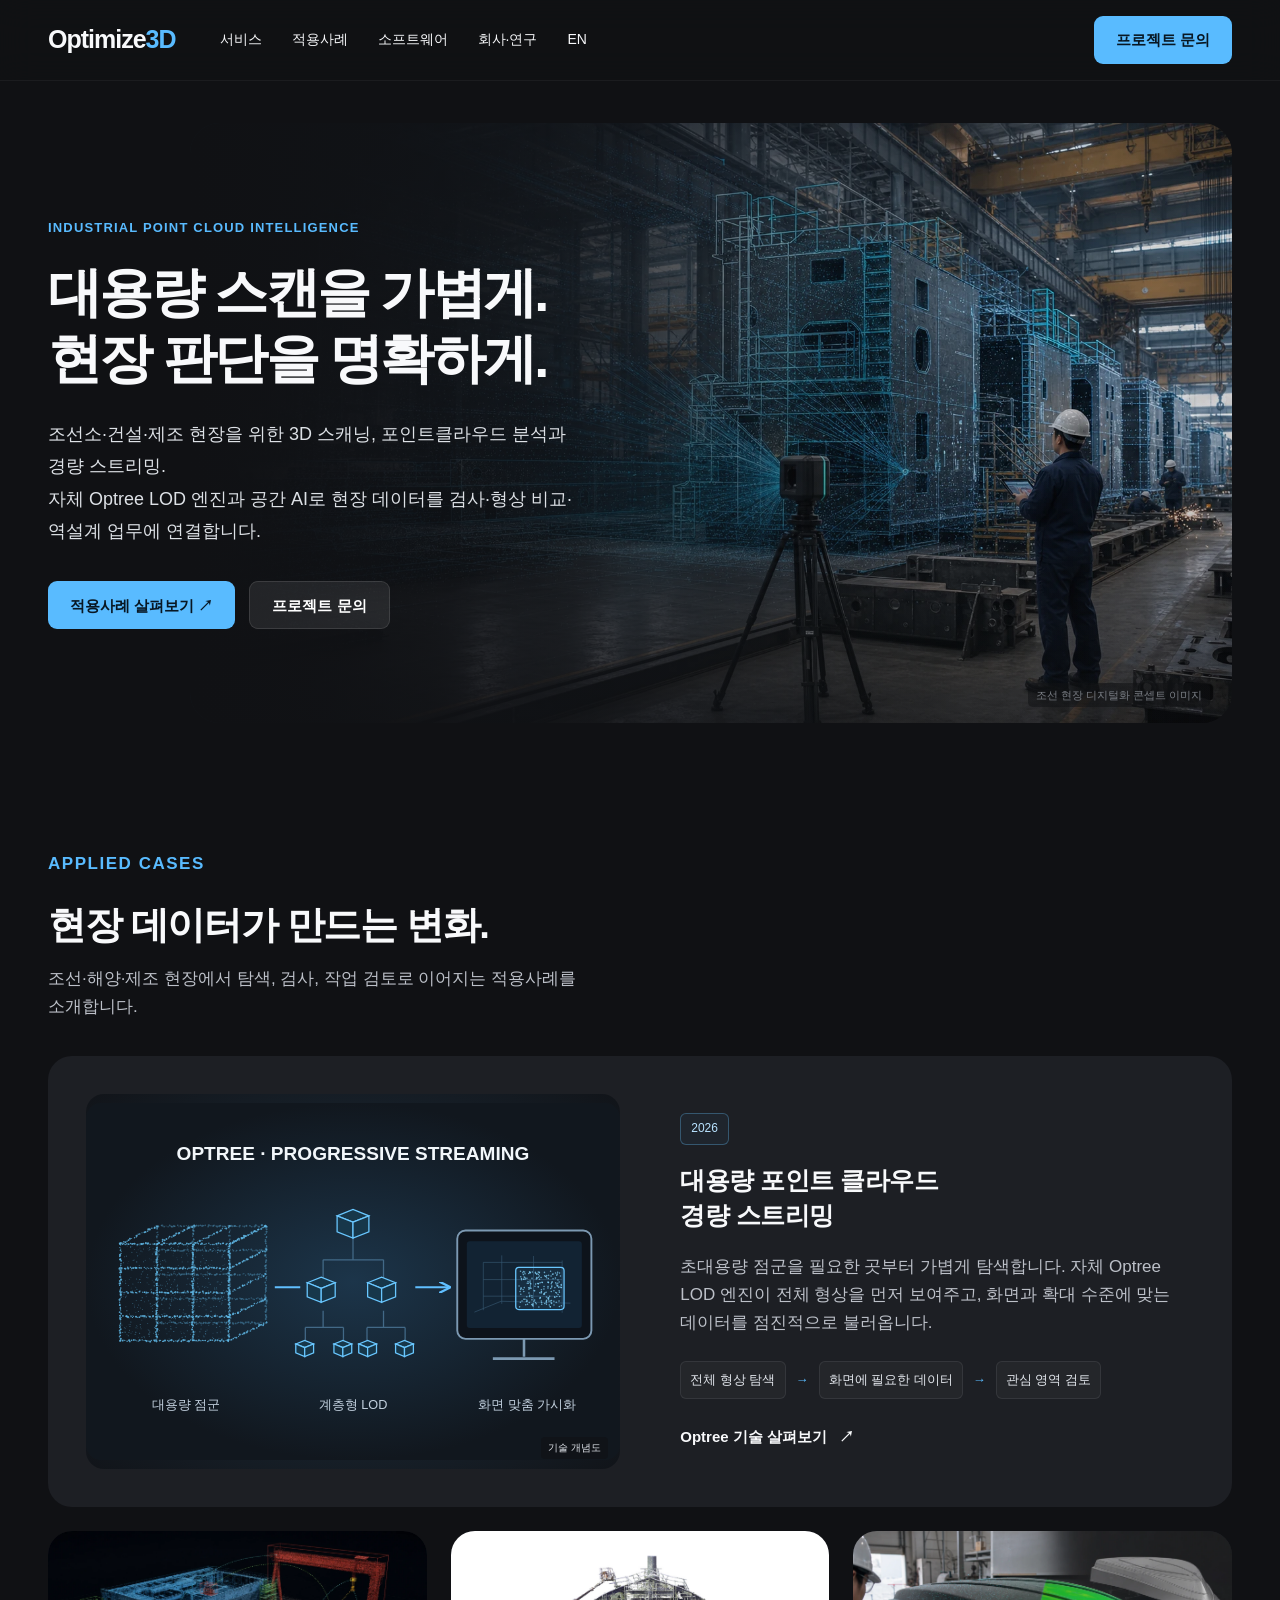
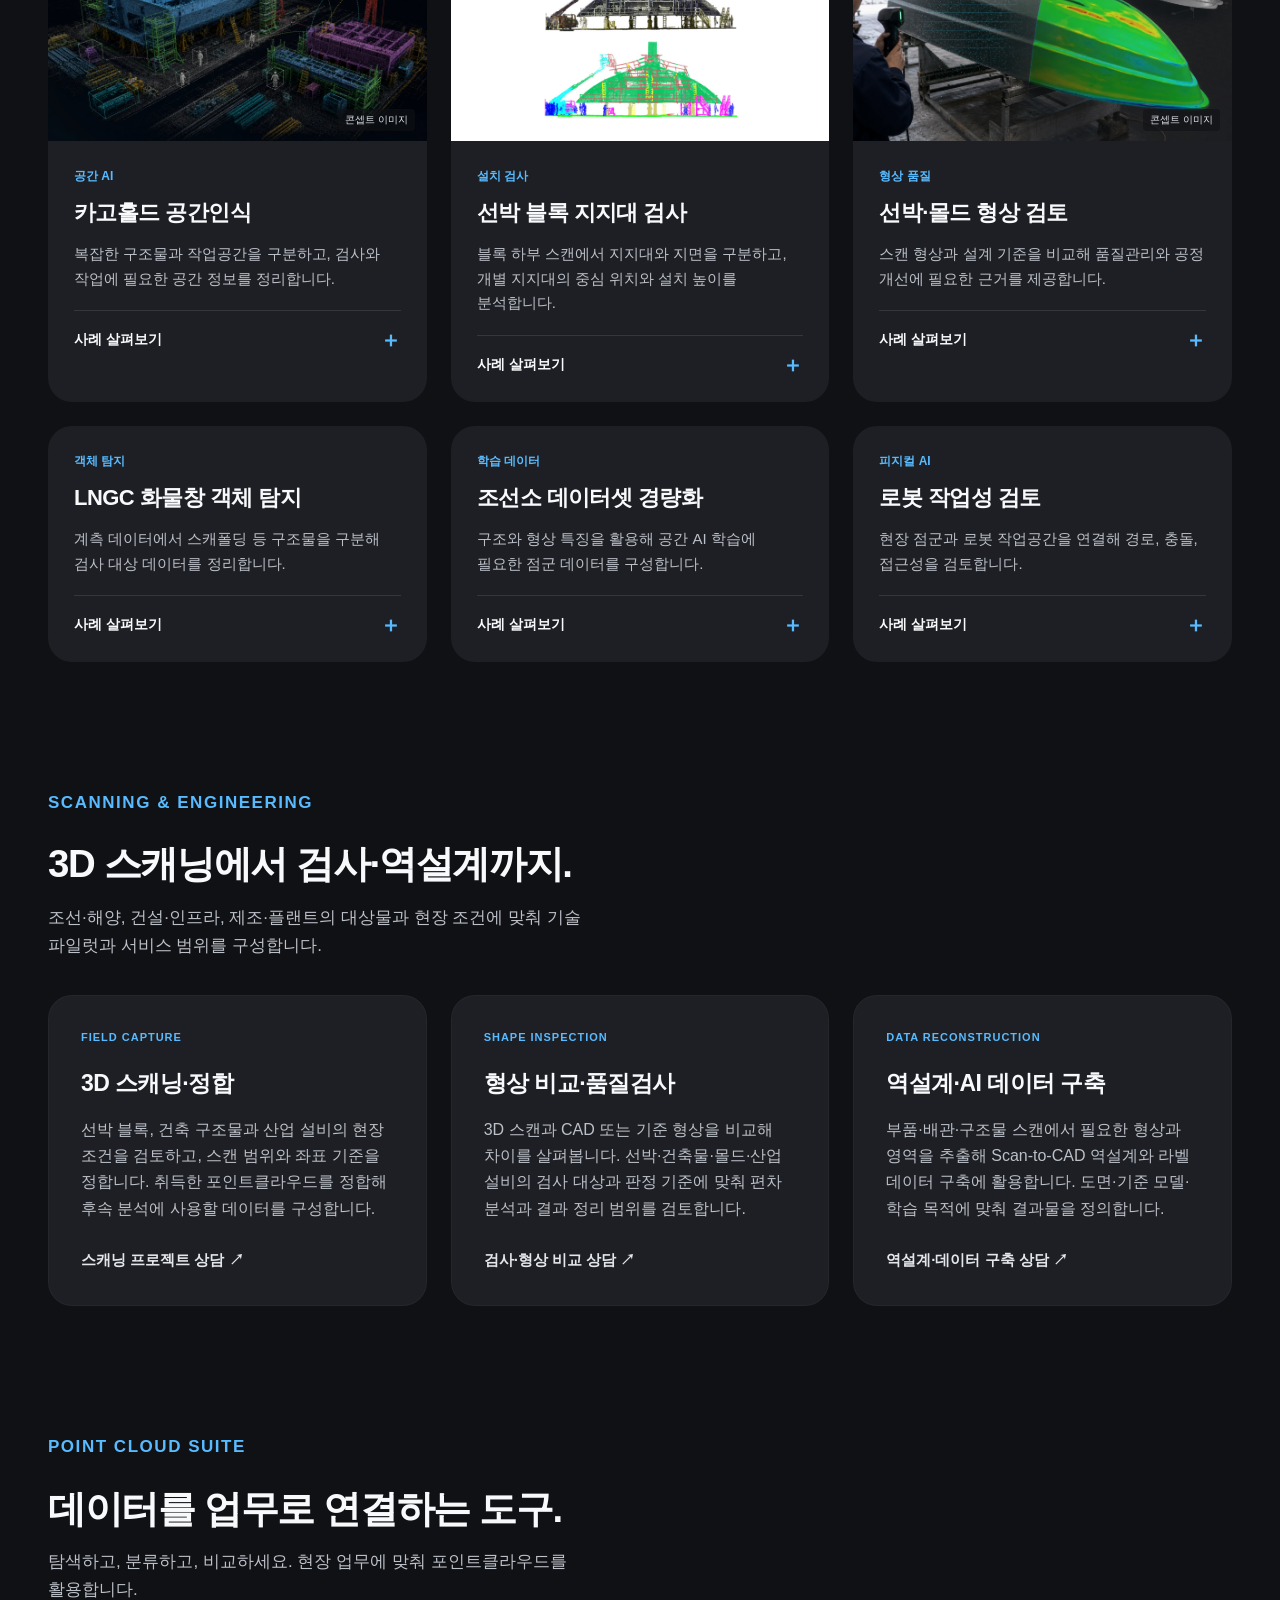
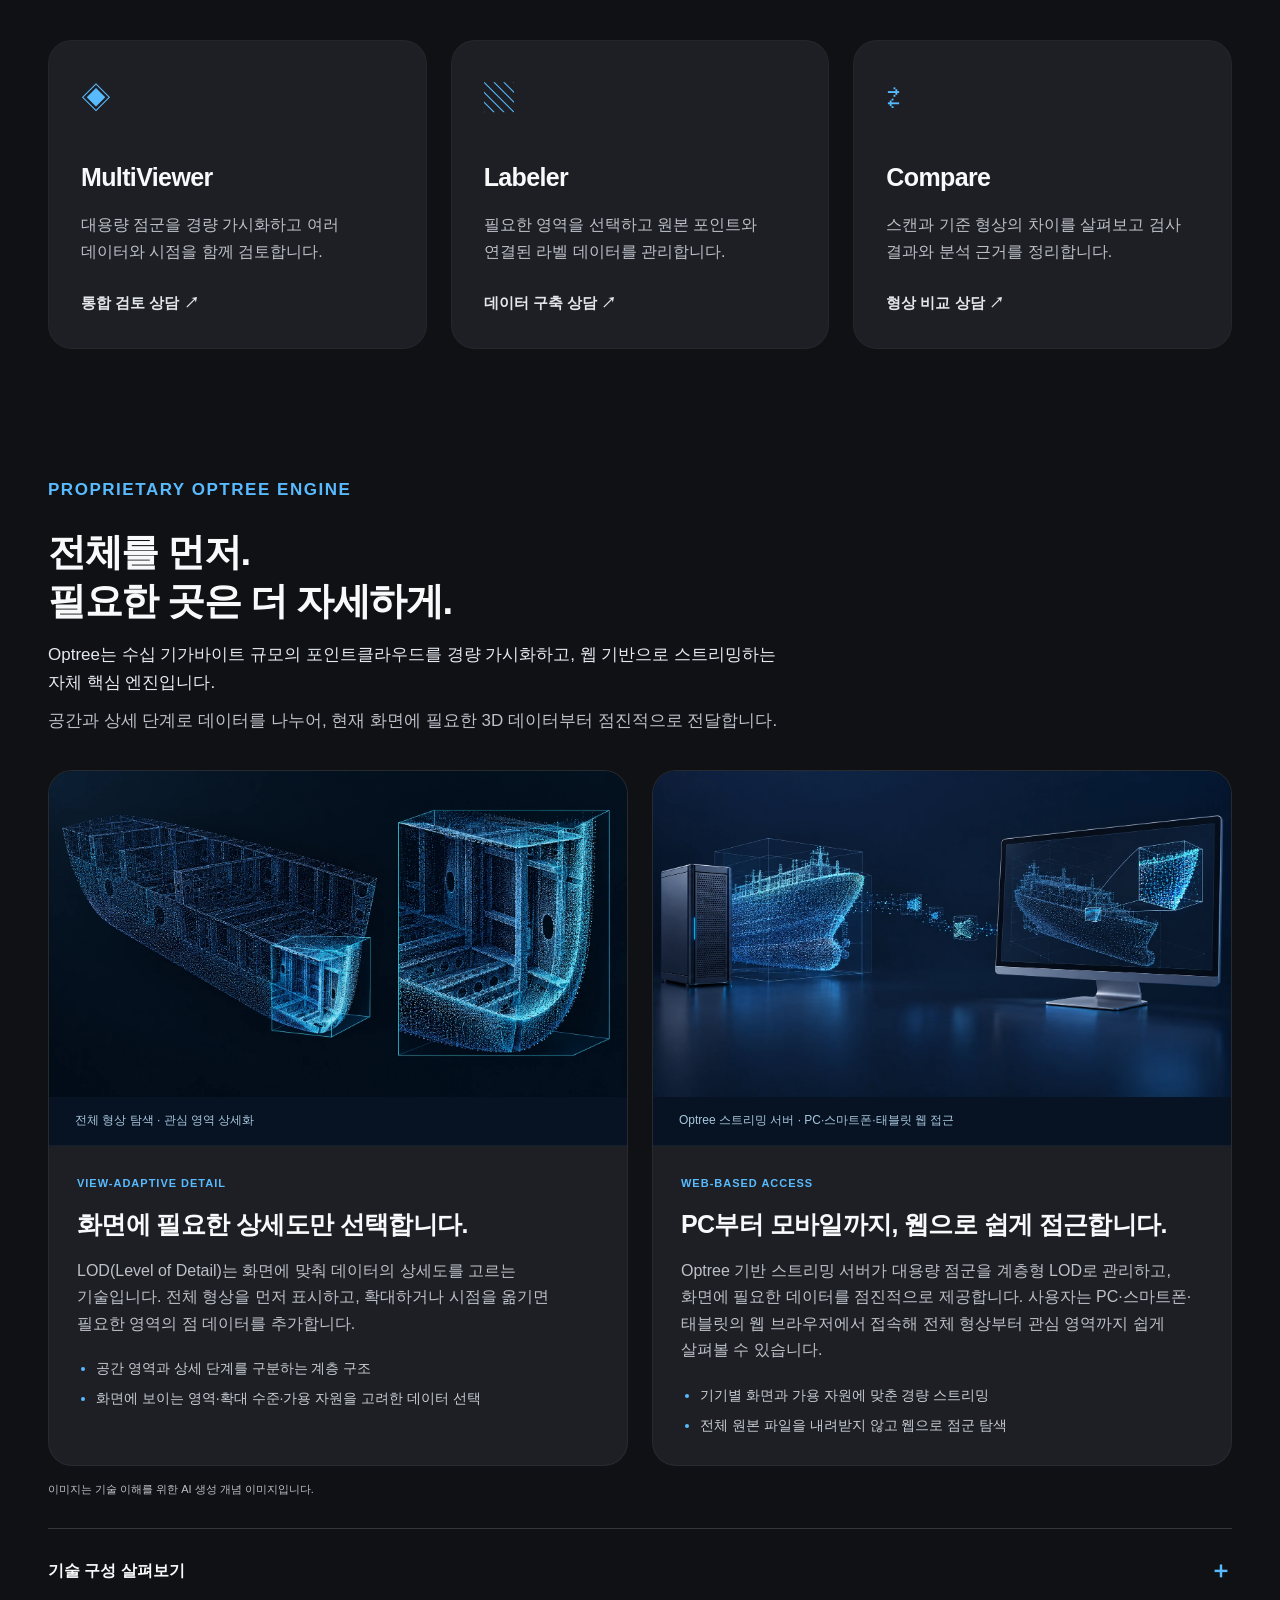
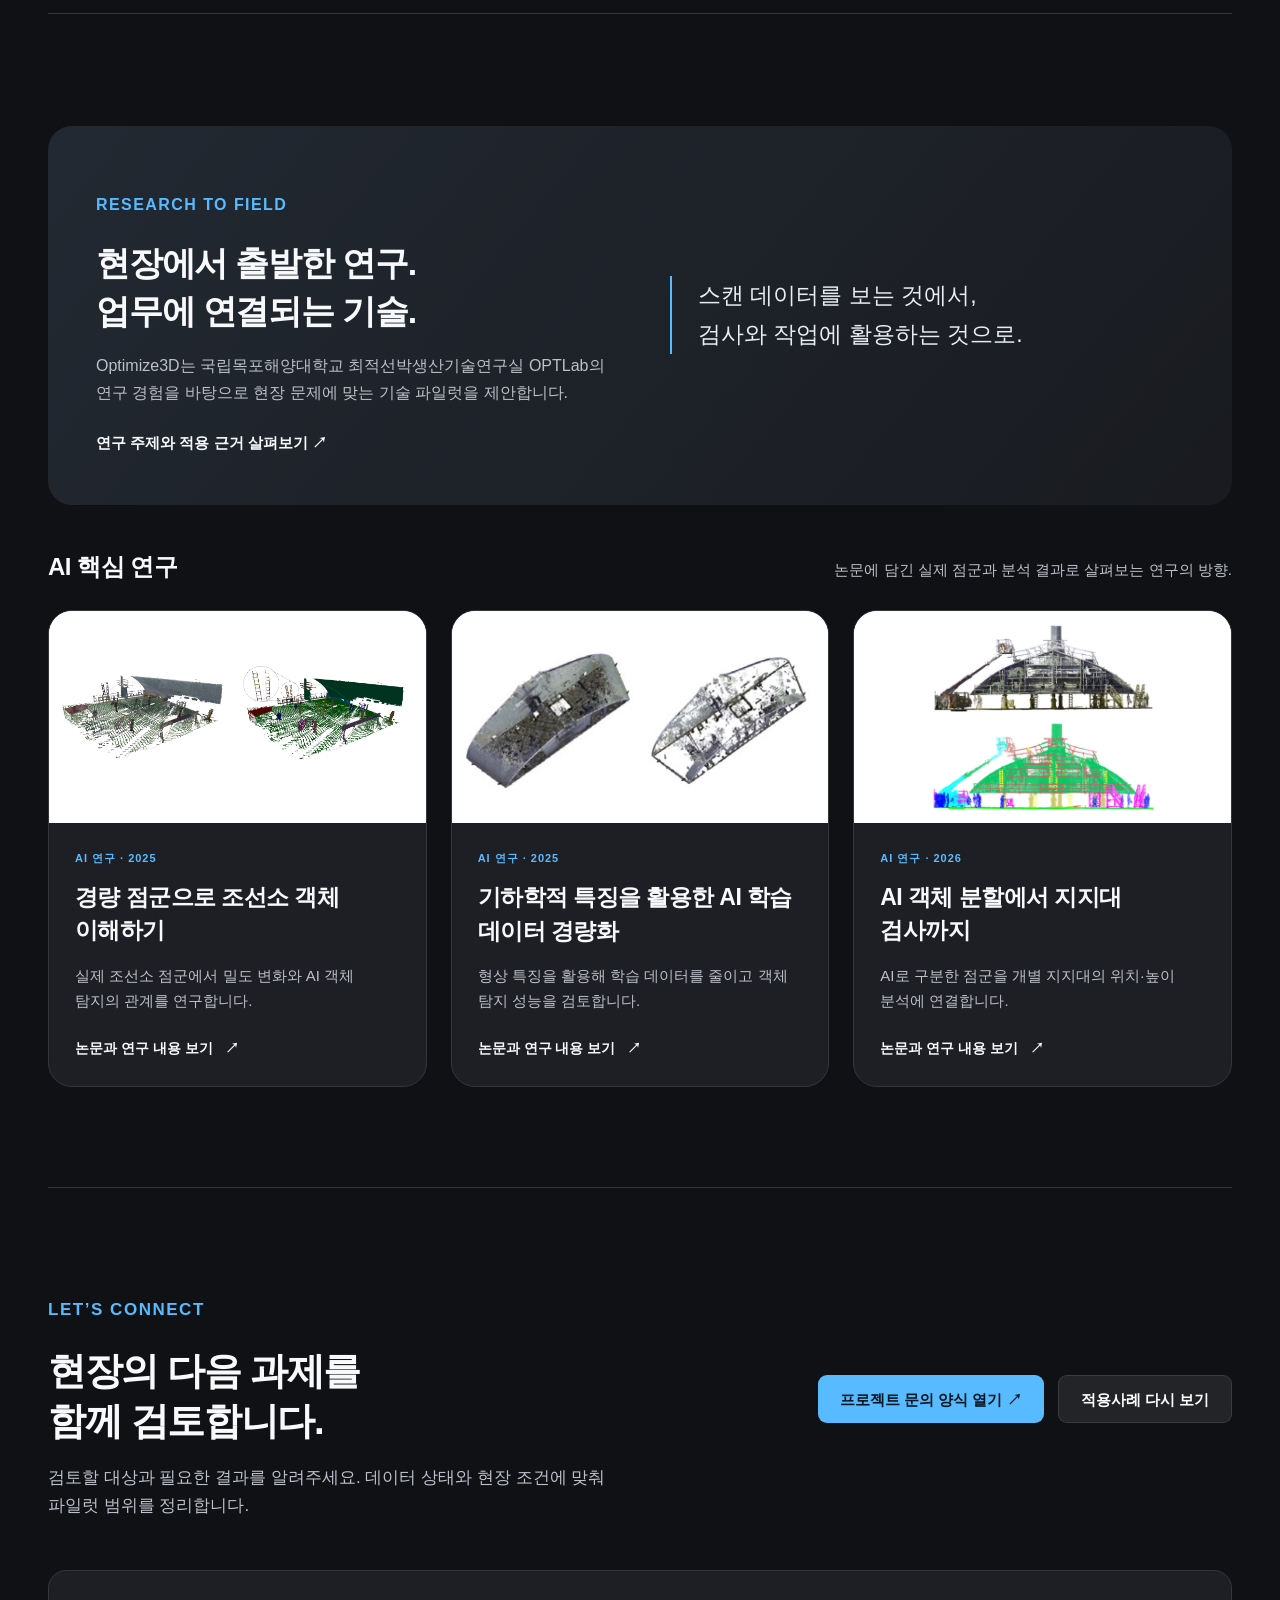
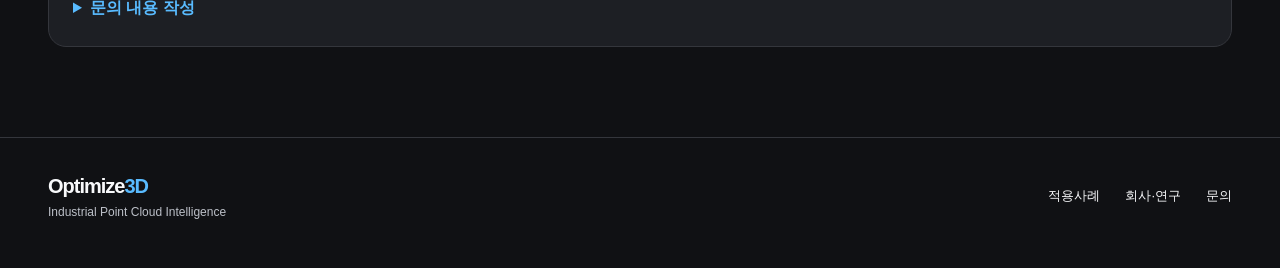
<file: index.html>
<!doctype html>
<html lang="ko">
<head>
  <meta charset="utf-8">
  <meta name="viewport" content="width=device-width, initial-scale=1">
  <title>Optimize3D | 3D 스캐닝·포인트클라우드 분석·경량 스트리밍</title>
  <meta name="description" content="조선소·건설·제조의 3D 스캐닝·포인트클라우드 분석. 자체 Optree LOD 경량 스트리밍과 형상 검사·역설계·AI 데이터 구축을 지원합니다.">
  <meta name="robots" content="index,follow">
  <link rel="canonical" href="https://optimize3d.github.io/">
  <link rel="alternate" hreflang="ko" href="https://optimize3d.github.io/">
  <link rel="alternate" hreflang="en" href="https://optimize3d.github.io/en/">
  <link rel="alternate" hreflang="x-default" href="https://optimize3d.github.io/">
  <meta property="og:type" content="website">
  <meta property="og:locale" content="ko_KR">
  <meta property="og:title" content="Optimize3D | 3D 스캐닝·포인트클라우드 분석·경량 스트리밍">
  <meta property="og:description" content="조선소·건설·제조의 3D 스캐닝·포인트클라우드 분석. 자체 Optree LOD 경량 스트리밍과 형상 검사·역설계·AI 데이터 구축을 지원합니다.">
  <meta property="og:url" content="https://optimize3d.github.io/">
  <meta property="og:image" content="https://optimize3d.github.io/assets/images/generated/home-hero.webp">
  <meta name="twitter:card" content="summary_large_image">
  <link rel="icon" href="assets/brand/favicon.svg" type="image/svg+xml">
  <link rel="stylesheet" href="assets/css/home.css?v=20261005e">
  <script type="application/ld+json">
{
  "@context": "https://schema.org",
  "@type": "Organization",
  "name": "Optimize3D",
  "url": "https://optimize3d.github.io/",
  "description": "Optimize3D는 조선소·건설·제조 현장을 위한 3D 스캐닝, 포인트클라우드 분석과 자체 Optree LOD 경량 스트리밍을 제공합니다. 현장 데이터를 형상 검사·역설계·AI 데이터 구축 업무로 연결합니다.",
  "foundingOrganization": {
    "@type": "ResearchOrganization",
    "name": "국립목포해양대학교 최적선박생산기술연구실 OPTLab"
  },
  "knowsAbout": [
    "3D scanning",
    "Point cloud artificial intelligence",
    "Optree Framework",
    "Optree Recognition Engine",
    "FPFH geometric feature recognition",
    "TDA topological feature analysis",
    "Large-scale point cloud streaming",
    "3D metrology",
    "Reverse engineering",
    "Physical AI"
  ]
}
  </script>
</head>
<body>
<a class="skip" href="#main">본문으로 이동</a>
<header><nav class="nav wrap" aria-label="주요 메뉴"><a class="brand" href="#top">Optimize<span>3D</span></a><button class="menu" aria-expanded="false" aria-controls="nav-links" type="button">메뉴</button><div class="links" id="nav-links"><a href="#services">서비스</a><a href="#cases">적용사례</a><a href="#solutions">소프트웨어</a><a href="#about">회사·연구</a><a href="en/index.html" lang="en">EN</a><a class="btn nav-cta" href="#contact">프로젝트 문의</a></div></nav></header>
<main id="main">
<div class="wrap" id="top"><section class="hero" aria-labelledby="hero-title"><div class="hero-media"><img src="assets/images/generated/home-hero.webp" width="1731" height="909" alt="조선 현장과 포인트클라우드의 연결을 표현한 이미지" fetchpriority="high"><span class="media-note">조선 현장 디지털화 콘셉트 이미지</span></div><div class="hero-copy"><p class="eyebrow">INDUSTRIAL POINT CLOUD INTELLIGENCE</p><h1 id="hero-title">대용량 스캔을 가볍게.<br>현장 판단을 명확하게.</h1><p class="hero-lead">조선소·건설·제조 현장을 위한 3D 스캐닝, 포인트클라우드 분석과 경량 스트리밍.<br>자체 Optree LOD 엔진과 공간 AI로 현장 데이터를 검사·형상 비교·역설계 업무에 연결합니다.</p><div class="actions"><a class="btn" href="#cases">적용사례 살펴보기 <span aria-hidden="true">&nbsp;↗</span></a><a class="btn secondary" href="#contact">프로젝트 문의</a></div></div></section></div>
<section class="content wrap" id="cases" aria-labelledby="cases-title"><div class="section-head"><div><p class="eyebrow">APPLIED CASES</p><h2 id="cases-title">현장 데이터가 만드는 변화.</h2><p>조선·해양·제조 현장에서 탐색, 검사, 작업 검토로 이어지는 적용사례를 소개합니다.</p></div></div>
<article class="feature" id="case-streaming"><figure class="feature-media" style="margin:0"><img src="assets/visuals/lod-streaming-v2.svg" width="840" height="540" alt="대용량 점군을 Optree LOD로 계층화하고 화면에 필요한 영역을 점진적으로 전달하는 개념도" loading="lazy"></figure><div><span class="pill">2026</span><h3>대용량 포인트 클라우드<br>경량 스트리밍</h3><p>초대용량 점군을 필요한 곳부터 가볍게 탐색합니다. 자체 Optree LOD 엔진이 전체 형상을 먼저 보여주고, 화면과 확대 수준에 맞는 데이터를 점진적으로 불러옵니다.</p><div class="flow" aria-label="LOD 스트리밍 흐름"><span>전체 형상 탐색</span><i aria-hidden="true">→</i><span>화면에 필요한 데이터</span><i aria-hidden="true">→</i><span>관심 영역 검토</span></div><a class="text-link" href="#optree">Optree 기술 살펴보기 <span aria-hidden="true">↗</span></a></div></article>
<div class="grid">
<article class="card"><div class="card-media concept"><img src="assets/images/generated/home-spatial-ai.webp" width="1672" height="941" alt="공간 AI로 조선 현장 구조물을 구분하는 콘셉트 이미지" loading="lazy"></div><div class="card-copy"><span class="tag">공간 AI</span><h3>카고홀드 공간인식</h3><p>복잡한 구조물과 작업공간을 구분하고, 검사와 작업에 필요한 공간 정보를 정리합니다.</p><details><summary>사례 살펴보기</summary><div class="detail-body"><p><strong>대상</strong> 컨테이너선 카고홀드 점군<br><strong>활용</strong> 객체 분할·공간 관계·접근성 검토<br><strong>산출물</strong> 검사와 작업의 기준 데이터</p></div></details></div></article>
<article class="card" id="case-support"><div class="card-media paper-result"><img src="assets/images/research/support-2026.svg" width="1600" height="900" alt="선박 블록 원본 점군과 AI 객체 분할 결과" loading="lazy"></div><div class="card-copy"><span class="tag">설치 검사</span><h3>선박 블록 지지대 검사</h3><p>블록 하부 스캔에서 지지대와 지면을 구분하고, 개별 지지대의 중심 위치와 설치 높이를 분석합니다.</p><details><summary>사례 살펴보기</summary><div class="detail-body"><p><strong>대상</strong> 선박 블록 하부 점군<br><strong>활용</strong> 개별 지지대 분리·원형 단면 추정·위치와 높이 검토<br><strong>산출물</strong> 지지대별 형상 정보와 설치 상태 분석 근거</p><p>관련 논문에서는 합성 기준 배치를 사용해 위치 비교 방법을 검증했습니다.</p><a href="https://doi.org/10.3744/SNAK.2026.63.3.191" target="_blank" rel="noopener">관련 연구 보기 ↗</a></div></details></div></article>
<article class="card"><div class="card-media concept"><img src="assets/images/generated/home-quality.webp" width="1672" height="941" alt="스캔 형상과 설계 기준을 비교하는 콘셉트 이미지" loading="lazy"></div><div class="card-copy"><span class="tag">형상 품질</span><h3>선박·몰드 형상 검토</h3><p>스캔 형상과 설계 기준을 비교해 품질관리와 공정 개선에 필요한 근거를 제공합니다.</p><details><summary>사례 살펴보기</summary><div class="detail-body"><p><strong>대상</strong> 소형선박과 FRP 몰드<br><strong>활용</strong> 기준 정합·편차맵·검사 기준 검토<br><strong>산출물</strong> 품질관리와 개선 근거</p></div></details></div></article>
<article class="card"><div class="card-copy"><span class="tag">객체 탐지</span><h3>LNGC 화물창 객체 탐지</h3><p>계측 데이터에서 스캐폴딩 등 구조물을 구분해 검사 대상 데이터를 정리합니다.</p><details><summary>사례 살펴보기</summary><div class="detail-body"><p>화물창 점군의 객체 탐지, 의미론적 분할과 후처리를 계측 데이터 정리에 연결한 연구입니다.</p></div></details></div></article>
<article class="card"><div class="card-copy"><span class="tag">학습 데이터</span><h3>조선소 데이터셋 경량화</h3><p>구조와 형상 특징을 활용해 공간 AI 학습에 필요한 점군 데이터를 구성합니다.</p><details><summary>사례 살펴보기</summary><div class="detail-body"><p>위상 특징과 기하 특징을 결합해 객체 인식에 필요한 형상 정보를 정리합니다. 가시화 스트리밍과 구분되는 학습 데이터 구성 연구입니다.</p><a href="https://doi.org/10.3744/SNAK.2025.62.6.373" target="_blank" rel="noopener">관련 연구 보기 ↗</a></div></details></div></article>
<article class="card"><div class="card-copy"><span class="tag">피지컬 AI</span><h3>로봇 작업성 검토</h3><p>현장 점군과 로봇 작업공간을 연결해 경로, 충돌, 접근성을 검토합니다.</p><details><summary>사례 살펴보기</summary><div class="detail-body"><p>점군 환경, 비전 센서 조건과 시험편을 바탕으로 용접선 추출과 로봇 작업 가능성을 검토합니다.</p></div></details></div></article>
</div></section>

<section class="content wrap" id="services" aria-labelledby="services-title"><div class="anchor-alias" id="business"></div><div class="anchor-alias" id="industry-use"></div>
<div class="section-head"><div><p class="eyebrow">SCANNING &amp; ENGINEERING</p><h2 id="services-title">3D 스캐닝에서 검사·역설계까지.</h2><p>조선·해양, 건설·인프라, 제조·플랜트의 대상물과 현장 조건에 맞춰 기술 파일럿과 서비스 범위를 구성합니다.</p></div></div>
<div class="suite service-grid">
<article class="product"><p class="eyebrow">FIELD CAPTURE</p><h3>3D 스캐닝·정합</h3><p>선박 블록, 건축 구조물과 산업 설비의 현장 조건을 검토하고, 스캔 범위와 좌표 기준을 정합니다. 취득한 포인트클라우드를 정합해 후속 분석에 사용할 데이터를 구성합니다.</p><a class="text-link" href="#contact" data-contact-category="3D 스캐닝·역설계">스캐닝 프로젝트 상담 ↗</a></article>
<article class="product"><p class="eyebrow">SHAPE INSPECTION</p><h3>형상 비교·품질검사</h3><p>3D 스캔과 CAD 또는 기준 형상을 비교해 차이를 살펴봅니다. 선박·건축물·몰드·산업 설비의 검사 대상과 판정 기준에 맞춰 편차 분석과 결과 정리 범위를 검토합니다.</p><a class="text-link" href="#contact" data-contact-category="공간 AI·품질검사">검사·형상 비교 상담 ↗</a></article>
<article class="product"><p class="eyebrow">DATA RECONSTRUCTION</p><h3>역설계·AI 데이터 구축</h3><p>부품·배관·구조물 스캔에서 필요한 형상과 영역을 추출해 Scan-to-CAD 역설계와 라벨 데이터 구축에 활용합니다. 도면·기준 모델·학습 목적에 맞춰 결과물을 정의합니다.</p><a class="text-link" href="#contact" data-contact-category="3D 스캐닝·역설계">역설계·데이터 구축 상담 ↗</a></article>
</div>
</section>
<section class="content wrap" id="solutions" aria-labelledby="suite-title"><div class="section-head"><div><p class="eyebrow">POINT CLOUD SUITE</p><h2 id="suite-title">데이터를 업무로 연결하는 도구.</h2><p>탐색하고, 분류하고, 비교하세요. 현장 업무에 맞춰 포인트클라우드를 활용합니다.</p></div></div><div class="suite"><article class="product"><div class="symbol" aria-hidden="true">◈</div><h3>MultiViewer</h3><p>대용량 점군을 경량 가시화하고 여러 데이터와 시점을 함께 검토합니다.</p><a class="text-link" href="#contact">통합 검토 상담 ↗</a></article><article class="product"><div class="symbol" aria-hidden="true">▧</div><h3>Labeler</h3><p>필요한 영역을 선택하고 원본 포인트와 연결된 라벨 데이터를 관리합니다.</p><a class="text-link" href="#contact">데이터 구축 상담 ↗</a></article><article class="product"><div class="symbol" aria-hidden="true">⇄</div><h3>Compare</h3><p>스캔과 기준 형상의 차이를 살펴보고 검사 결과와 분석 근거를 정리합니다.</p><a class="text-link" href="#contact">형상 비교 상담 ↗</a></article></div></section>
<section class="content wrap optree-section" id="optree" aria-labelledby="optree-title">
<div class="anchor-alias" id="data-flow"></div>
<div class="section-head"><div><p class="eyebrow">PROPRIETARY OPTREE ENGINE</p><h2 id="optree-title">전체를 먼저.<br>필요한 곳은 더 자세하게.</h2><p><strong>Optree는 수십 기가바이트 규모의 포인트클라우드를 경량 가시화하고, 웹 기반으로 스트리밍하는 자체 핵심 엔진입니다.</strong> 공간과 상세 단계로 데이터를 나누어, 현재 화면에 필요한 3D 데이터부터 점진적으로 전달합니다.</p></div></div>
<div class="optree-grid">
<article class="optree-card"><figure><img src="assets/images/generated/optree-adaptive-v1.webp" width="1672" height="941" alt="선박 블록 전체 점군에서 선택한 영역을 더 높은 밀도로 살펴보는 기술 개념 이미지" loading="lazy"><figcaption>전체 형상 탐색 · 관심 영역 상세화</figcaption></figure><div class="optree-copy"><p class="eyebrow">VIEW-ADAPTIVE DETAIL</p><h3>화면에 필요한 상세도만 선택합니다.</h3><p>LOD(Level of Detail)는 화면에 맞춰 데이터의 상세도를 고르는 기술입니다. 전체 형상을 먼저 표시하고, 확대하거나 시점을 옮기면 필요한 영역의 점 데이터를 추가합니다.</p><ul><li>공간 영역과 상세 단계를 구분하는 계층 구조</li><li>화면에 보이는 영역·확대 수준·가용 자원을 고려한 데이터 선택</li></ul></div></article>
<article class="optree-card"><figure><img src="assets/images/generated/optree-stream-v1.webp" width="1672" height="941" alt="Optree 서버가 점군 데이터를 웹 화면에 제공하는 기술 개념 이미지" loading="lazy"><figcaption>Optree 스트리밍 서버 · PC·스마트폰·태블릿 웹 접근</figcaption></figure><div class="optree-copy"><p class="eyebrow">WEB-BASED ACCESS</p><h3>PC부터 모바일까지, 웹으로 쉽게 접근합니다.</h3><p>Optree 기반 스트리밍 서버가 대용량 점군을 계층형 LOD로 관리하고, 화면에 필요한 데이터를 점진적으로 제공합니다. 사용자는 PC·스마트폰·태블릿의 웹 브라우저에서 접속해 전체 형상부터 관심 영역까지 쉽게 살펴볼 수 있습니다.</p><ul><li>기기별 화면과 가용 자원에 맞춘 경량 스트리밍</li><li>전체 원본 파일을 내려받지 않고 웹으로 점군 탐색</li></ul></div></article>
</div>
<p class="optree-image-note">이미지는 기술 이해를 위한 AI 생성 개념 이미지입니다.</p>
<details class="optree-details"><summary>기술 구성 살펴보기 <span aria-hidden="true">＋</span></summary><div class="optree-detail-grid">
<div><h3>서버는 원본과 계층 데이터를 관리합니다.</h3><p>E57·PLY 등 원본 점군을 읽어 공간 계층과 표시용 데이터를 준비합니다. 클라이언트는 공통 LOD 노드 규격으로 필요한 영역을 요청하며, 원본 관리와 데이터 준비는 서버에서 수행합니다.</p></div>
<div><h3>시점과 자원에 맞춰 전송을 조절합니다.</h3><p>카메라 방향과 화면에 투영되는 크기, 표시할 점의 양을 함께 고려합니다. 이동 중에는 탐색을 우선하고, 시점이 안정되면 상세 데이터를 보완합니다. 네트워크·디코딩·GPU 메모리 상황도 데이터 선택에 반영합니다.</p></div>
<div><h3>기기 환경에 맞춰 탐색을 이어갑니다.</h3><p>PC·스마트폰·태블릿에서 웹 브라우저로 같은 점군에 접근합니다. 화면 크기와 가용 자원에 맞춰 표시할 데이터의 양을 조절하고, 새 데이터가 준비되는 동안 기존 형상을 유지해 탐색을 이어갑니다.</p></div>
<div><h3>표시된 점을 원본과 연결합니다.</h3><p>원본 포인트 식별자를 유지해 선택·라벨 작업을 원본 데이터에 연결합니다. 라벨과 편집 상태는 원본 및 LOD 데이터와 분리해 관리하며, 탐색 결과를 후속 분석과 작업 도구로 이어갑니다.</p></div>
</div></details>
</section>
<section class="content wrap" id="about" aria-labelledby="about-title"><div class="anchor-alias" id="platform"></div><div class="research"><div><p class="eyebrow">RESEARCH TO FIELD</p><h2 id="about-title">현장에서 출발한 연구.<br>업무에 연결되는 기술.</h2><p>Optimize3D는 국립목포해양대학교 최적선박생산기술연구실 OPTLab의 연구 경험을 바탕으로 현장 문제에 맞는 기술 파일럿을 제안합니다.</p><a class="text-link" href="research.html">연구 주제와 적용 근거 살펴보기 ↗</a></div><blockquote>스캔 데이터를 보는 것에서,<br>검사와 작업에 활용하는 것으로.</blockquote></div><div class="research-papers-head" id="ai-research"><h3>AI 핵심 연구</h3><p>논문에 담긴 실제 점군과 분석 결과로 살펴보는 연구의 방향.</p></div><div class="research-papers-grid"><article class="research-paper-card"><a class="research-paper-image" href="research.html#paper-density-2025"><img src="assets/images/research/density-2025.svg" alt="왼쪽: 입력 점군 · 오른쪽: AI 예측 결과" width="1600" height="900" loading="lazy"></a><div class="research-paper-copy"><p class="eyebrow">AI 연구 · 2025</p><h3><a href="research.html#paper-density-2025">경량 점군으로 조선소 객체 이해하기</a></h3><p>실제 조선소 점군에서 밀도 변화와 AI 객체 탐지의 관계를 연구합니다.</p><a class="text-link" href="research.html#paper-density-2025">논문과 연구 내용 보기 <span aria-hidden="true">↗</span></a></div></article><article class="research-paper-card"><a class="research-paper-image" href="research.html#paper-fpfh-2025"><img src="assets/images/research/fpfh-2025.svg" alt="왼쪽: 무작위 샘플링 · 오른쪽: FPFH 특징점" width="1600" height="900" loading="lazy"></a><div class="research-paper-copy"><p class="eyebrow">AI 연구 · 2025</p><h3><a href="research.html#paper-fpfh-2025">기하학적 특징을 활용한 AI 학습 데이터 경량화</a></h3><p>형상 특징을 활용해 학습 데이터를 줄이고 객체 탐지 성능을 검토합니다.</p><a class="text-link" href="research.html#paper-fpfh-2025">논문과 연구 내용 보기 <span aria-hidden="true">↗</span></a></div></article><article class="research-paper-card"><a class="research-paper-image" href="research.html#paper-support-2026"><img src="assets/images/research/support-2026.svg" alt="위: 원본 점군 · 아래: AI 객체 분할 결과" width="1600" height="900" loading="lazy"></a><div class="research-paper-copy"><p class="eyebrow">AI 연구 · 2026</p><h3><a href="research.html#paper-support-2026">AI 객체 분할에서 지지대 검사까지</a></h3><p>AI로 구분한 점군을 개별 지지대의 위치·높이 분석에 연결합니다.</p><a class="text-link" href="research.html#paper-support-2026">논문과 연구 내용 보기 <span aria-hidden="true">↗</span></a></div></article></div></section>
<section class="contact wrap" id="contact" aria-labelledby="contact-title"><div><p class="eyebrow">LET’S CONNECT</p><h2 id="contact-title">현장의 다음 과제를<br>함께 검토합니다.</h2><p>검토할 대상과 필요한 결과를 알려주세요. 데이터 상태와 현장 조건에 맞춰 파일럿 범위를 정리합니다.</p></div><div class="actions"><a class="btn" href="#inquiry-form" data-open-inquiry>프로젝트 문의 양식 열기 ↗</a><a class="btn secondary" href="#cases">적용사례 다시 보기</a></div><details class="inquiry" id="inquiry-form"><summary>문의 내용 작성</summary><form class="contact-form" data-email-form>
          <div class="contact-field">
            <label for="contact-name">이름 <span aria-hidden="true">*</span></label>
            <input id="contact-name" name="name" type="text" autocomplete="name" placeholder="홍길동" required>
          </div>
          <div class="contact-field">
            <label for="contact-company">소속·회사명 <span aria-hidden="true">*</span></label>
            <input id="contact-company" name="company" type="text" autocomplete="organization" placeholder="회사 또는 기관명" required>
          </div>
          <div class="contact-field">
            <label for="contact-phone">연락처</label>
            <input id="contact-phone" name="phone" type="tel" autocomplete="tel" placeholder="010-0000-0000">
          </div>
          <div class="contact-field">
            <label for="contact-email">이메일 <span aria-hidden="true">*</span></label>
            <input id="contact-email" name="email" type="email" autocomplete="email" placeholder="name@company.com" required>
          </div>
          <div class="contact-field contact-field-wide">
            <label for="inquiry-category">상담 대분류 <span aria-hidden="true">*</span></label>
            <select id="inquiry-category" name="category" data-email-category-select required>
              <option value="일반 기술상담">일반 기술상담</option>
              <option value="3D 스캐닝·역설계">3D 스캐닝·역설계</option>
              <option value="공간 AI·품질검사">공간 AI·품질검사</option>
              <option value="피지컬AI·로봇 데이터">피지컬AI·로봇 데이터</option>
              <option value="대용량 포인트 클라우드·LOD 스트리밍">대용량 포인트 클라우드·LOD 스트리밍</option>
              <option value="Optree Recognition Engine·Point Cloud Suite">Optree Recognition Engine·Point Cloud Suite</option>
              <option value="산학공동 연구">산학공동 연구</option>
            </select>
          </div>
          <fieldset class="contact-options contact-field-wide">
            <legend>보유 데이터 형태</legend>
            <div class="contact-chips">
              <label><input type="checkbox" name="owned-data" value="3D 포인트클라우드"><span>3D 포인트클라우드</span></label>
              <label><input type="checkbox" name="owned-data" value="CAD·3D 모델"><span>CAD·3D 모델</span></label>
              <label><input type="checkbox" name="owned-data" value="도면"><span>도면</span></label>
              <label><input type="checkbox" name="owned-data" value="사진·영상"><span>사진·영상</span></label>
              <label><input type="checkbox" name="owned-data" value="검사 기준"><span>검사 기준</span></label>
              <label><input type="checkbox" name="owned-data" value="아직 없음"><span>아직 없음</span></label>
            </div>
          </fieldset>
          <fieldset class="contact-options contact-field-wide">
            <legend>해결 과제</legend>
            <div class="contact-chips">
              <label><input type="checkbox" name="challenge" value="3D 스캐닝·정합"><span>3D 스캐닝·정합</span></label>
              <label><input type="checkbox" name="challenge" value="대용량 점군 경량 가시화·스트리밍"><span>대용량 점군 경량 가시화·스트리밍</span></label>
              <label><input type="checkbox" name="challenge" value="편차분석·품질검사"><span>편차분석·품질검사</span></label>
              <label><input type="checkbox" name="challenge" value="역설계·CAD 재구성"><span>역설계·CAD 재구성</span></label>
              <label><input type="checkbox" name="challenge" value="AI 객체인식·공간추론"><span>AI 객체인식·공간추론</span></label>
              <label><input type="checkbox" name="challenge" value="3D 프린팅·지그"><span>3D 프린팅·지그</span></label>
              <label><input type="checkbox" name="challenge" value="피지컬AI·로봇"><span>피지컬AI·로봇</span></label>
            </div>
          </fieldset>
          <div class="contact-field contact-field-wide">
            <label for="contact-details">상세 문의 내용 <span aria-hidden="true">*</span></label>
            <textarea id="contact-details" name="details" rows="7" placeholder="대상 설비·구조물, 현장 조건, 현재 문제, 기대 결과물과 희망 일정을 알려주세요." required></textarea>
          </div>
          <div class="contact-nda contact-field-wide">
            <strong>Optimize3D 보안 서약</strong>
            <p>💡 제공해주신 모든 도면, 3D 스캔 원본 및 기업 정보는 철저한 대외비로 다루어지며, 필요시 공식 NDA(기밀유지협약) 체결 후 실무 기술 파일럿이 개시됩니다.</p>
          </div>
          <button class="contact-submit contact-field-wide btn" type="submit">이메일 초안 열기</button>
          <p class="contact-form-note contact-field-wide">제출하면 입력 내용이 정리된 이메일 초안이 열립니다. 관련 파일은 메일에 첨부해 주세요.</p>
        </form><p class="email-fallback">메일 앱을 사용하지 않는 경우 아래 주소로 문의해 주세요.<br><a href="mailto:optimize3d.xyz@gmail.com">optimize3d.xyz@gmail.com</a></p></details></section>
</main>
<footer><div class="footer-inner wrap"><div><a class="brand" href="#top">Optimize<span>3D</span></a><p>Industrial Point Cloud Intelligence</p></div><div class="footer-links"><a href="#cases">적용사례</a><a href="#about">회사·연구</a><a href="#contact">문의</a></div></div></footer>
<script src="assets/js/main.js?v=20261004b" defer></script><script src="assets/js/home.js?v=20261004b" defer></script>
</body>
</html>
</file>
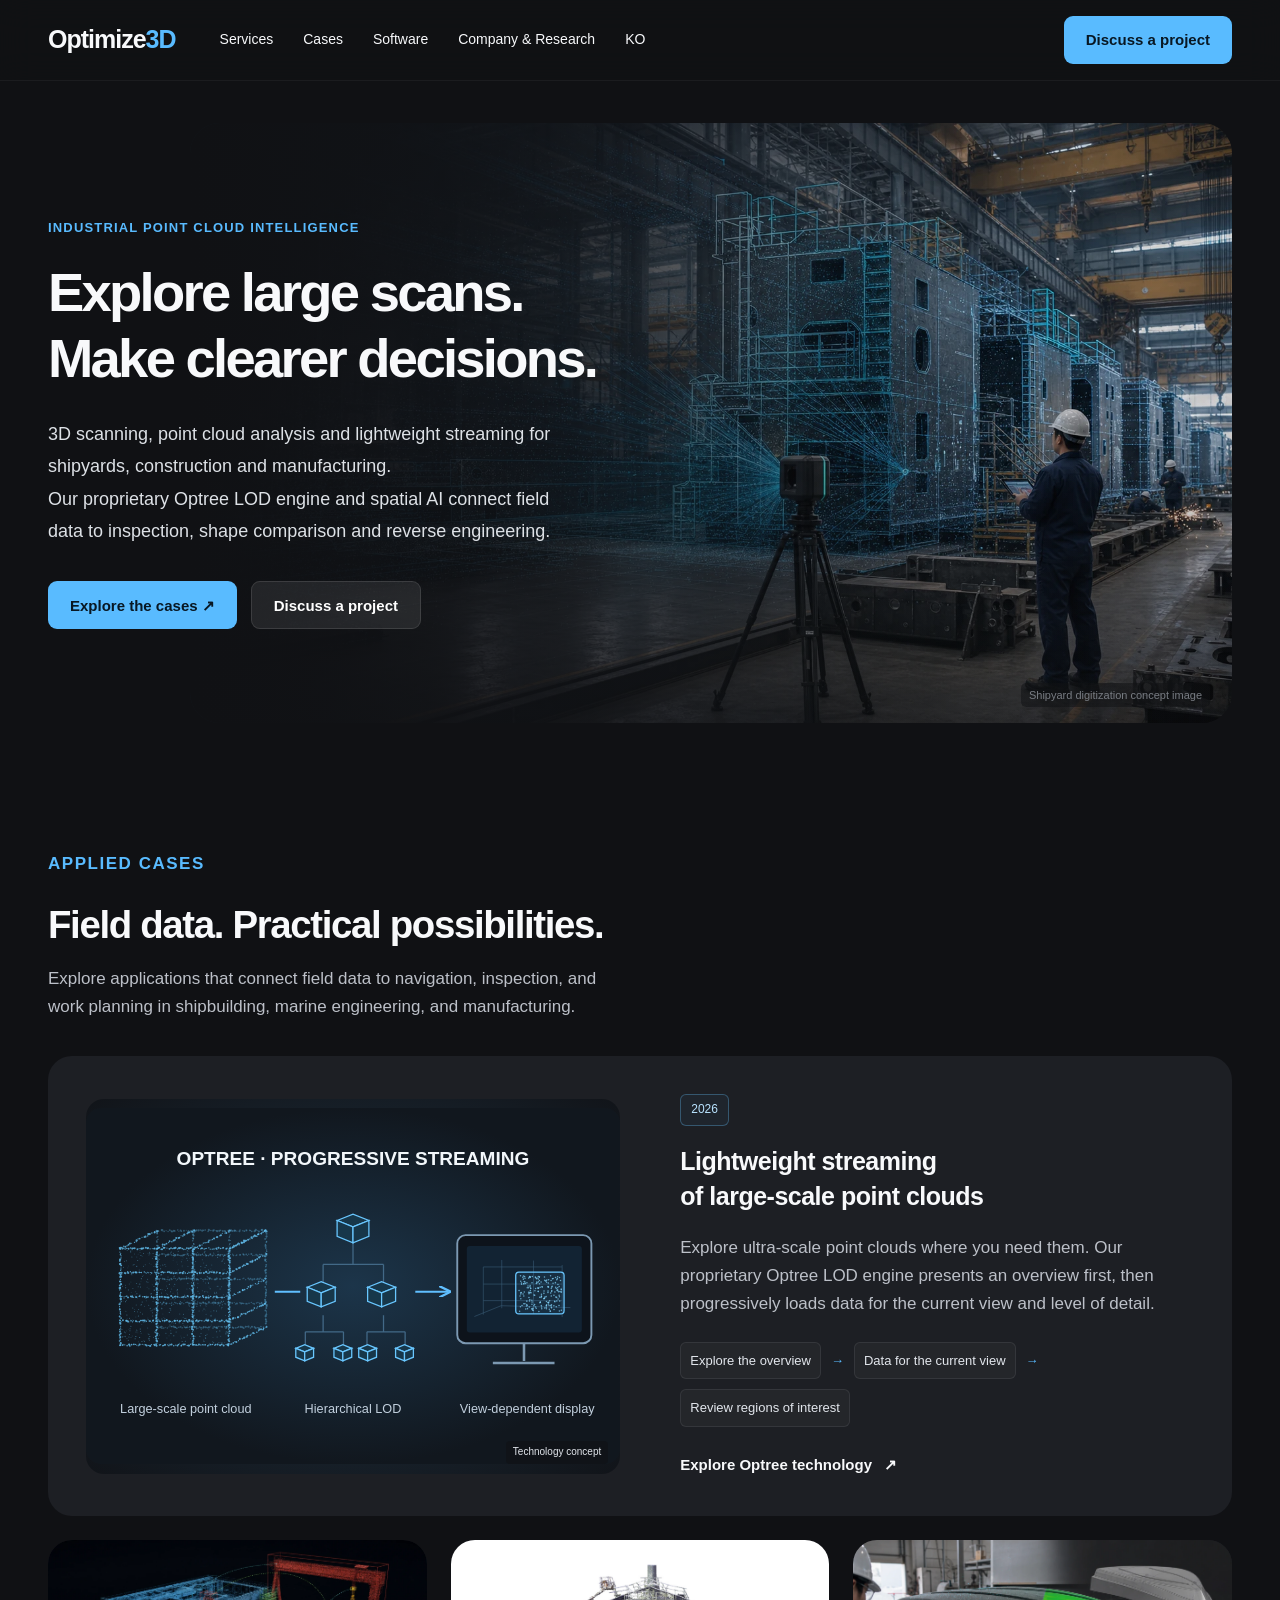
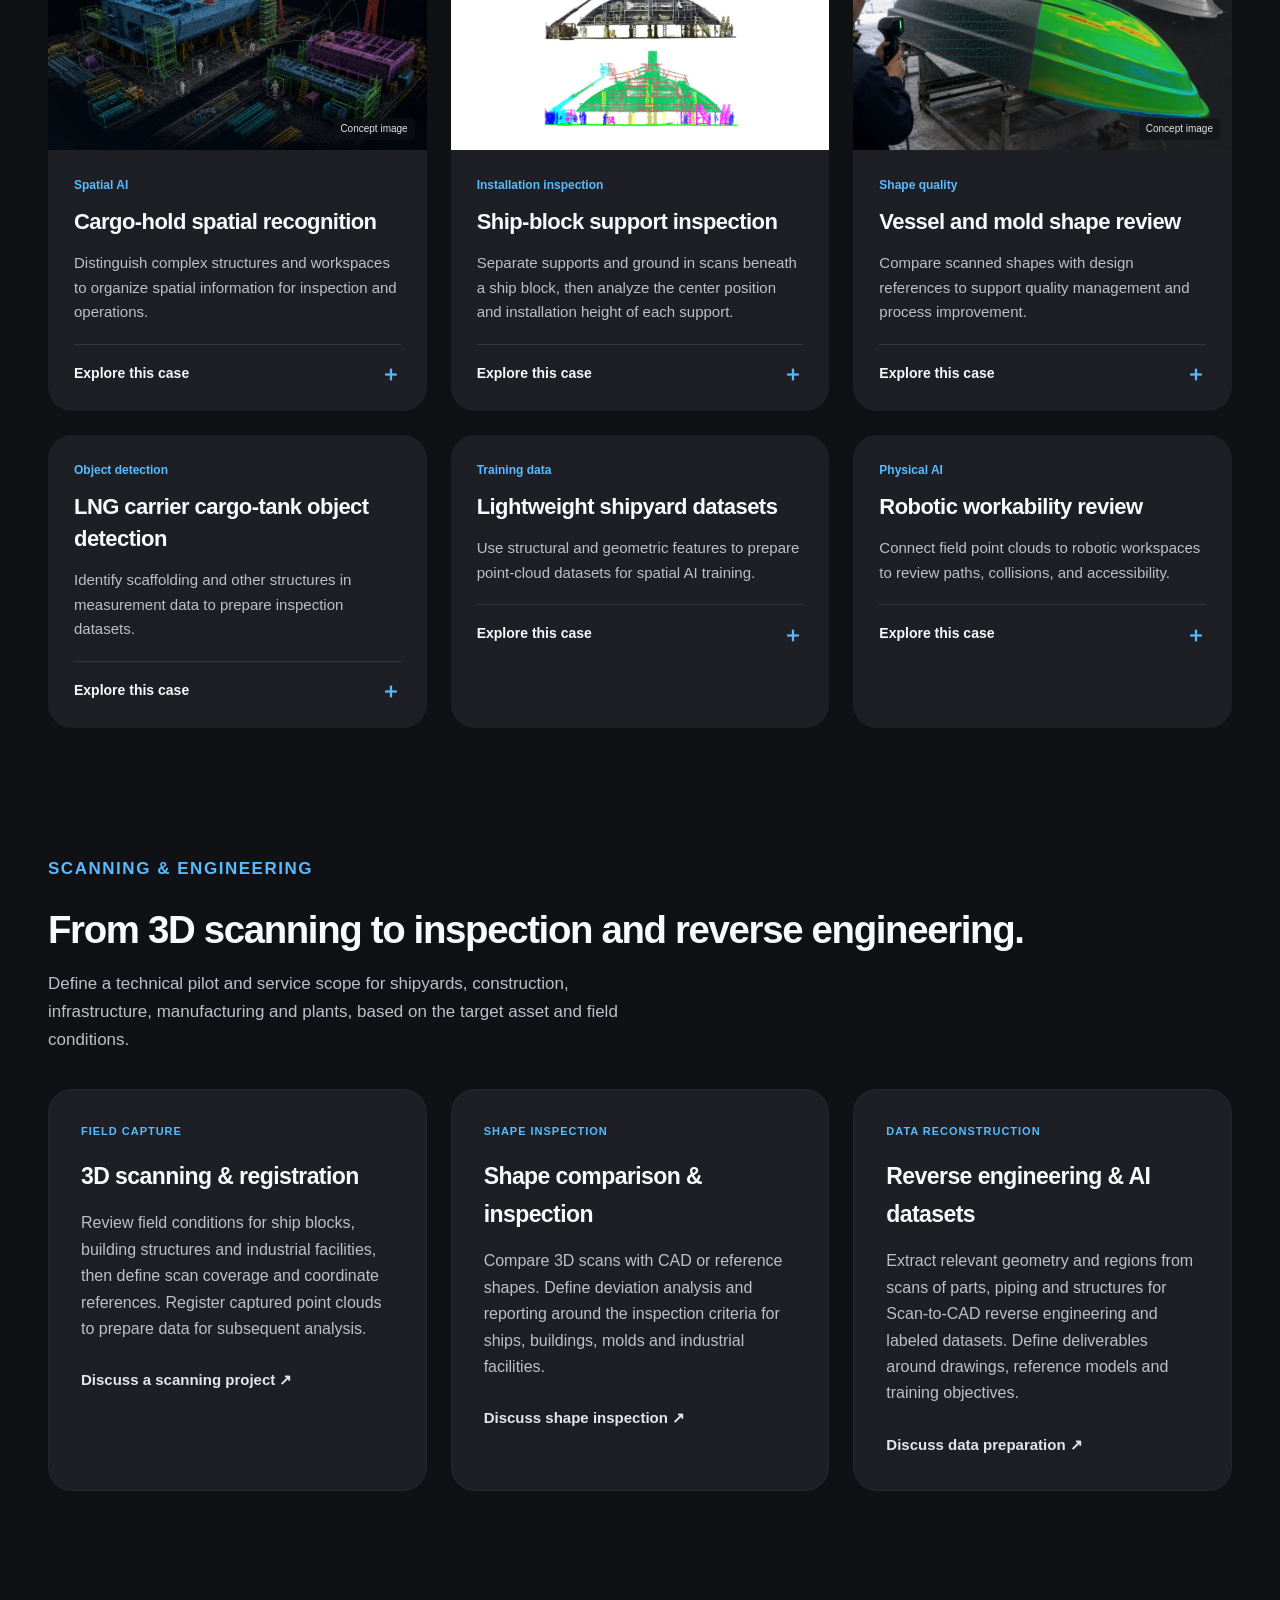
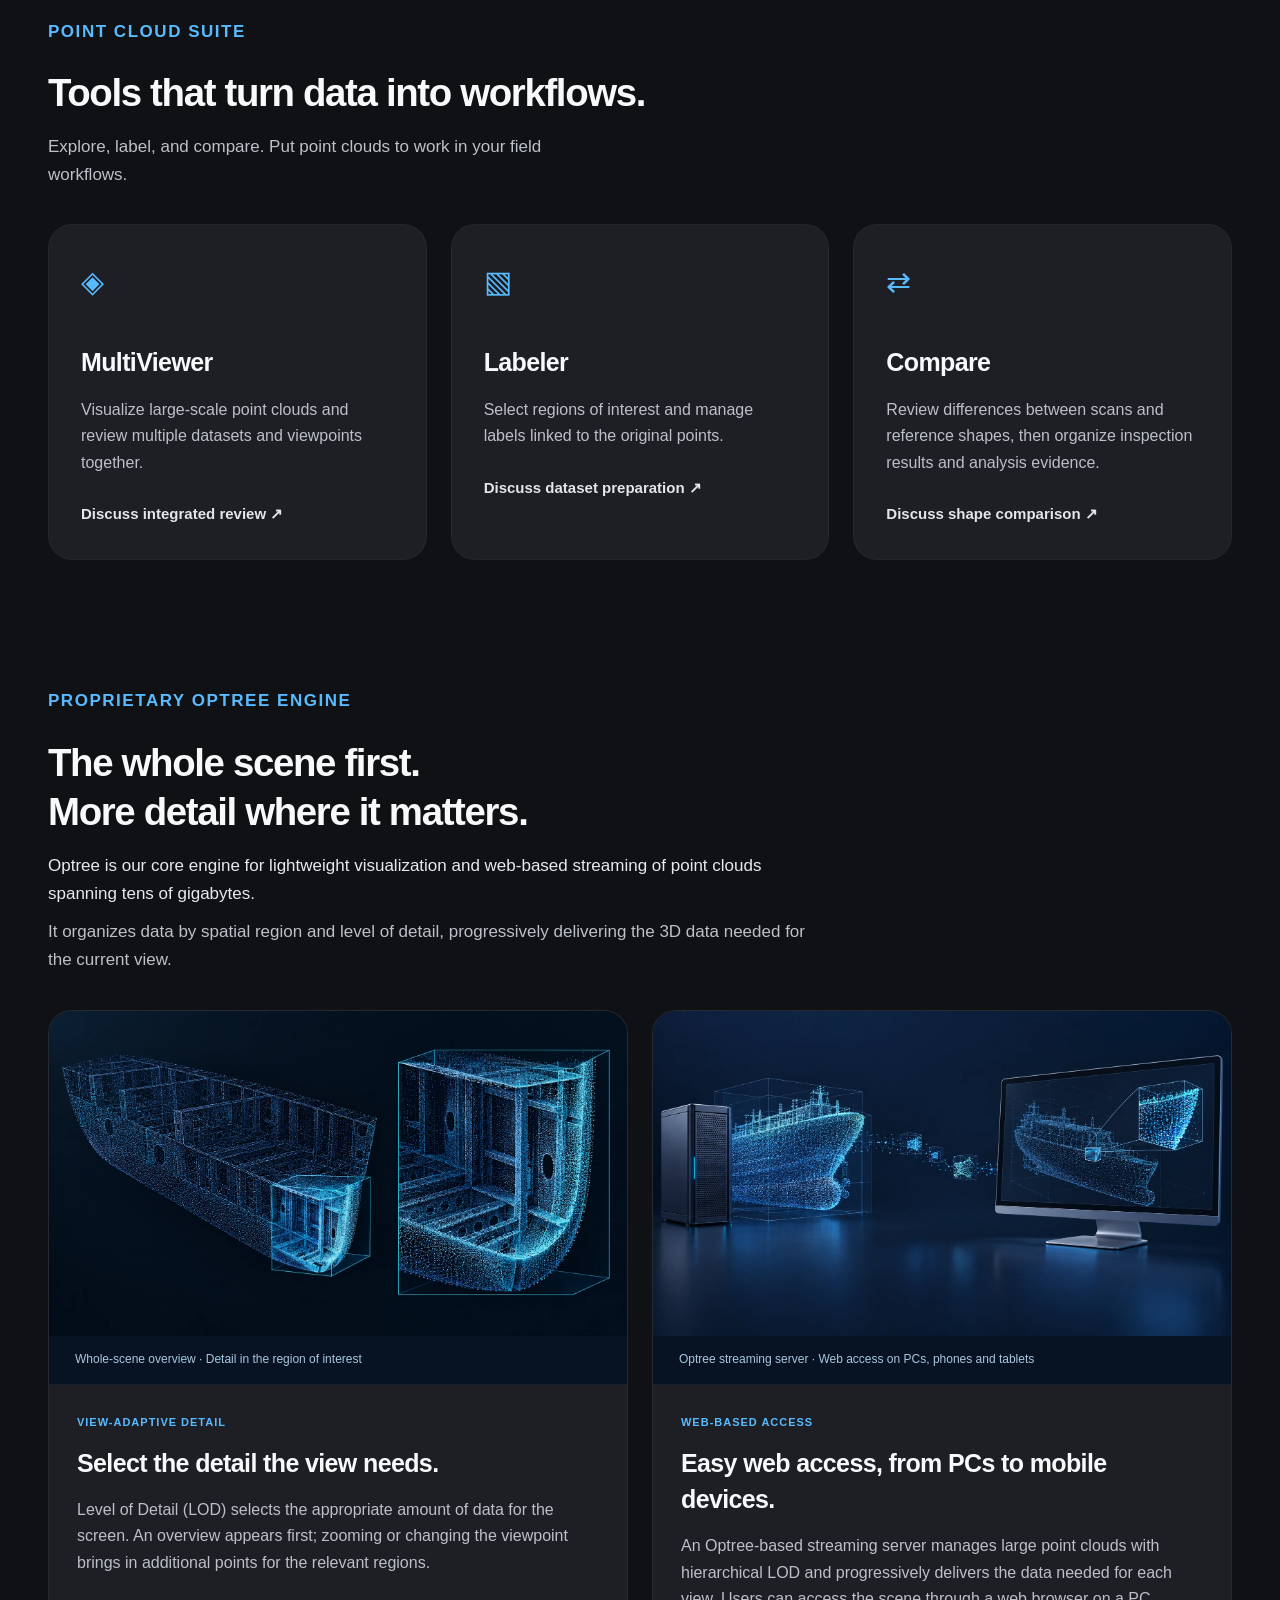
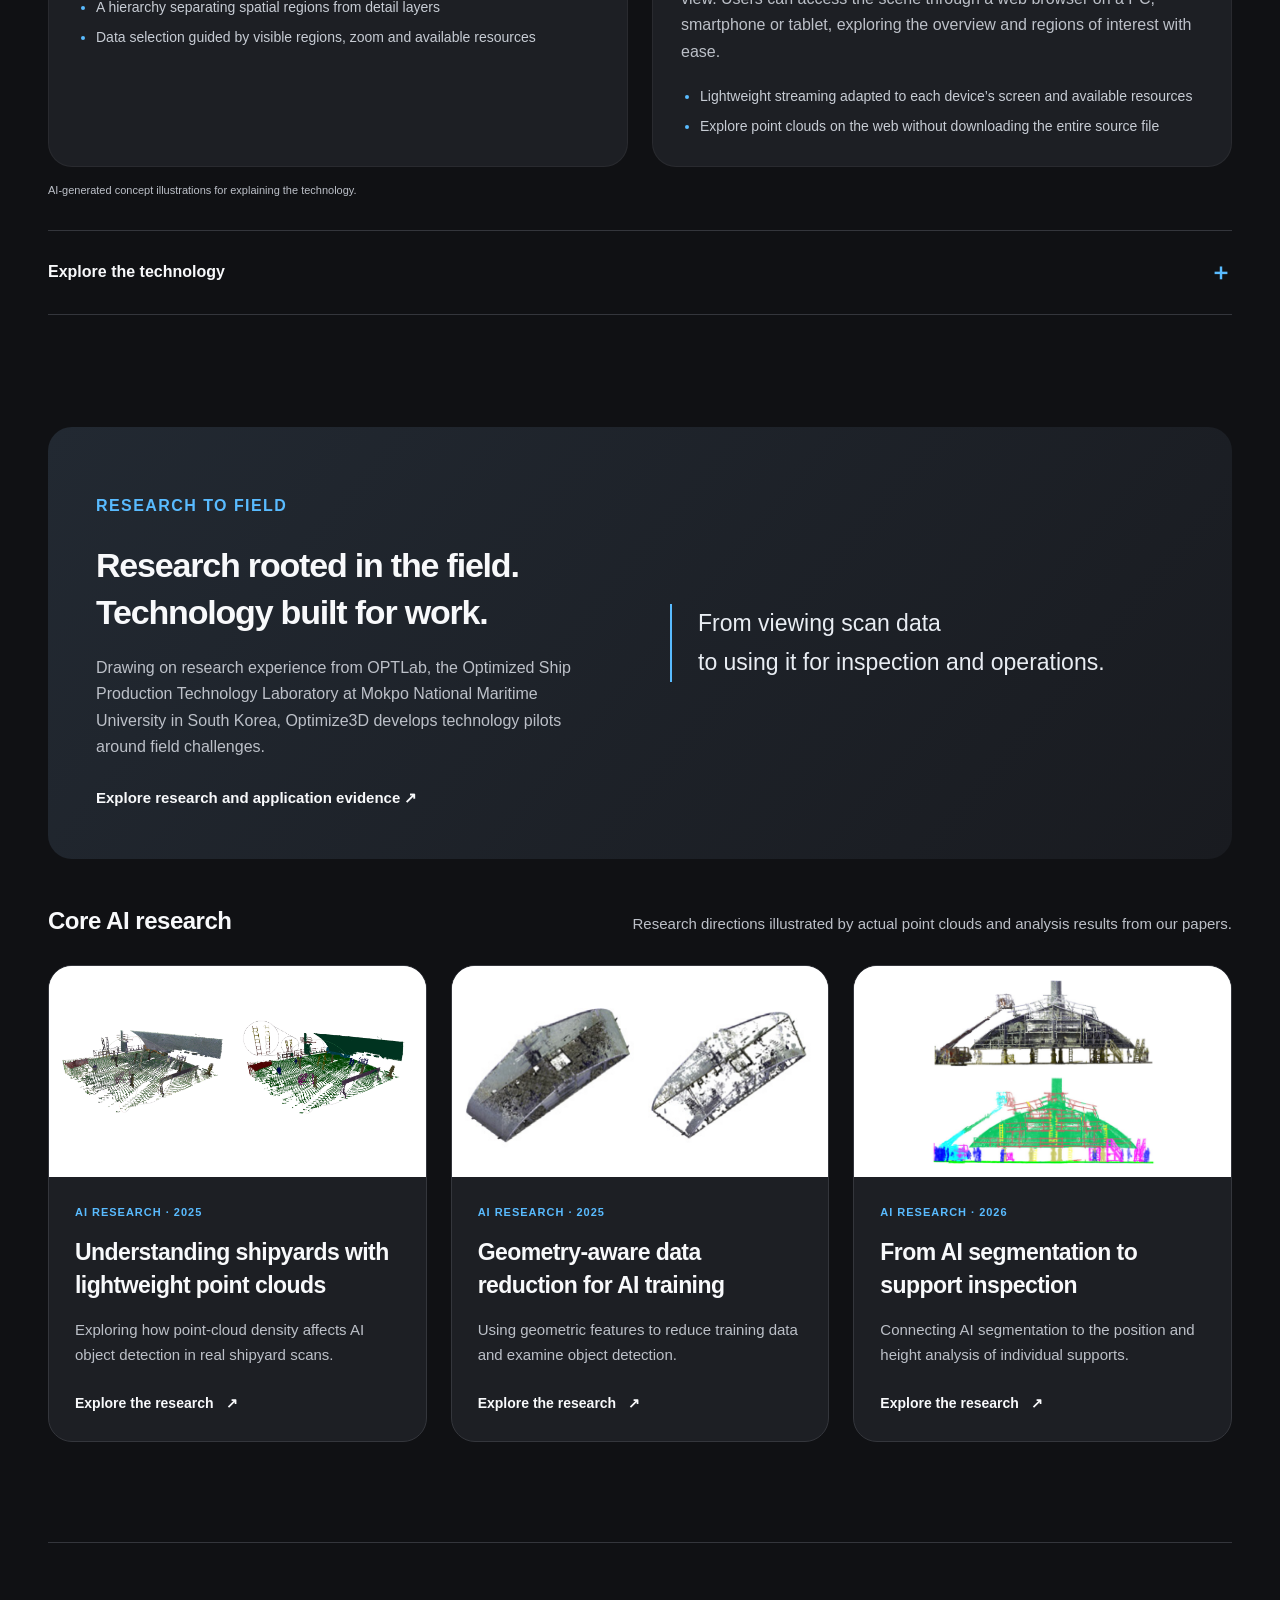
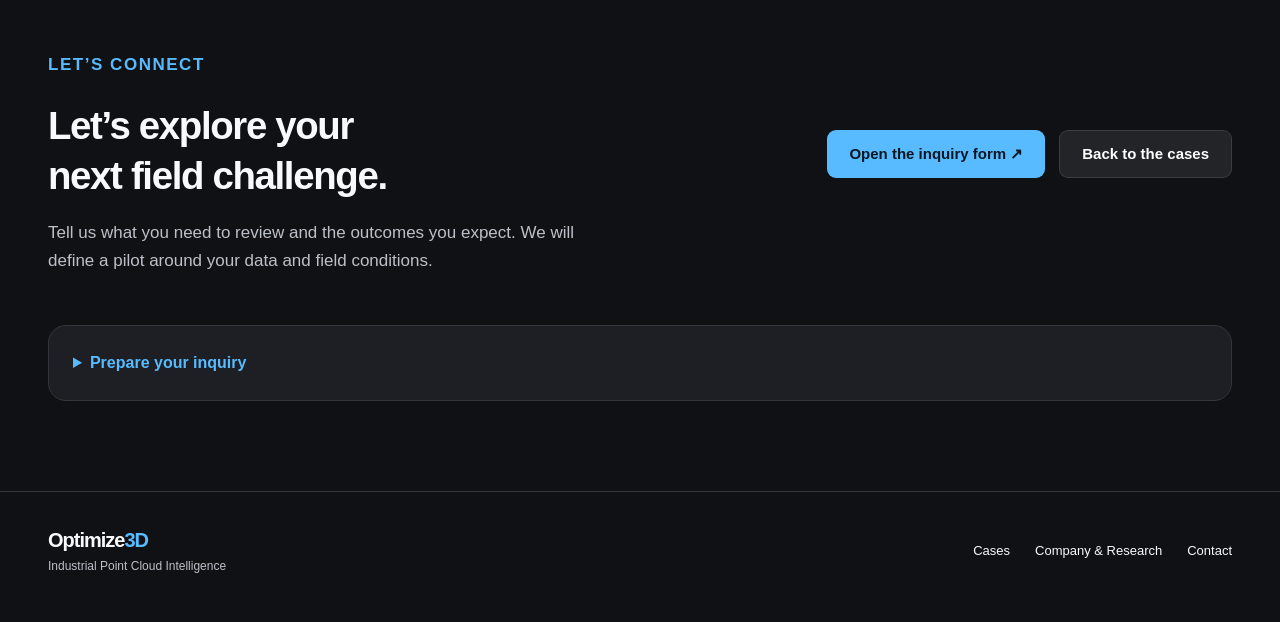
<file: en/index.html>
<!doctype html>
<html lang="en">
<head>
  <meta charset="utf-8">
  <meta name="viewport" content="width=device-width, initial-scale=1">
  <title>Optimize3D | 3D Scanning, Point Cloud Analysis &amp; Streaming</title>
  <meta name="description" content="3D scanning, point cloud analysis and Optree LOD streaming for industrial sites.">
  <meta name="robots" content="index,follow">
  <link rel="canonical" href="https://optimize3d.github.io/en/">
  <link rel="alternate" hreflang="ko" href="https://optimize3d.github.io/">
  <link rel="alternate" hreflang="en" href="https://optimize3d.github.io/en/">
  <link rel="alternate" hreflang="x-default" href="https://optimize3d.github.io/">
  <meta property="og:type" content="website">
  <meta property="og:locale" content="en_US">
  <meta property="og:title" content="Optimize3D | 3D Scanning, Point Cloud Analysis &amp; Streaming">
  <meta property="og:description" content="3D scanning, point cloud analysis and Optree LOD streaming for industrial sites.">
  <meta property="og:url" content="https://optimize3d.github.io/en/">
  <meta property="og:image" content="https://optimize3d.github.io/assets/images/generated/home-hero.webp">
  <meta name="twitter:card" content="summary_large_image">
  <link rel="icon" href="../assets/brand/favicon.svg" type="image/svg+xml">
  <link rel="stylesheet" href="../assets/css/home.css?v=20261005e">
  <script type="application/ld+json">
{
  "@context": "https://schema.org",
  "@type": "Organization",
  "name": "Optimize3D",
  "url": "https://optimize3d.github.io/en/",
  "description": "Optimize3D connects 3D scanning, point cloud analysis and proprietary Optree LOD streaming to inspection, reverse engineering and AI dataset preparation for shipyards, construction and manufacturing.",
  "foundingOrganization": {
    "@type": "ResearchOrganization",
    "name": "OPTLab, Mokpo National Maritime University"
  },
  "knowsAbout": [
    "3D scanning",
    "Point cloud artificial intelligence",
    "Optree Framework",
    "Optree Recognition Engine",
    "FPFH geometric feature recognition",
    "TDA topological feature analysis",
    "Large-scale point cloud streaming",
    "3D metrology",
    "Reverse engineering",
    "Physical AI"
  ]
}
  </script>
</head>
<body>
<a class="skip" href="#main">Skip to content</a>
<header><nav class="nav wrap" aria-label="Main navigation"><a class="brand" href="#top">Optimize<span>3D</span></a><button class="menu" aria-expanded="false" aria-controls="nav-links" type="button">Menu</button><div class="links" id="nav-links"><a href="#services">Services</a><a href="#cases">Cases</a><a href="#solutions">Software</a><a href="#about">Company &amp; Research</a><a href="../index.html" lang="ko">KO</a><a class="btn nav-cta" href="#contact">Discuss a project</a></div></nav></header>
<main id="main">
<div class="wrap" id="top"><section class="hero" aria-labelledby="hero-title"><div class="hero-media"><img src="../assets/images/generated/home-hero.webp" width="1731" height="909" alt="Concept image connecting a shipyard with point-cloud data" fetchpriority="high"><span class="media-note">Shipyard digitization concept image</span></div><div class="hero-copy"><p class="eyebrow">INDUSTRIAL POINT CLOUD INTELLIGENCE</p><h1 id="hero-title">Explore large scans.<br>Make clearer decisions.</h1><p class="hero-lead">3D scanning, point cloud analysis and lightweight streaming for shipyards, construction and manufacturing.<br>Our proprietary Optree LOD engine and spatial AI connect field data to inspection, shape comparison and reverse engineering.</p><div class="actions"><a class="btn" href="#cases">Explore the cases <span aria-hidden="true">&nbsp;↗</span></a><a class="btn secondary" href="#contact">Discuss a project</a></div></div></section></div>
<section class="content wrap" id="cases" aria-labelledby="cases-title"><div class="section-head"><div><p class="eyebrow">APPLIED CASES</p><h2 id="cases-title">Field data. Practical possibilities.</h2><p>Explore applications that connect field data to navigation, inspection, and work planning in shipbuilding, marine engineering, and manufacturing.</p></div></div>
<article class="feature" id="case-streaming"><figure class="feature-media" style="margin:0"><img src="../assets/visuals/lod-streaming-v2.en.svg" width="840" height="540" alt="Concept diagram of Optree LOD organizing large-scale point clouds and progressively delivering visible regions" loading="lazy"></figure><div><span class="pill">2026</span><h3>Lightweight streaming<br>of large-scale point clouds</h3><p>Explore ultra-scale point clouds where you need them. Our proprietary Optree LOD engine presents an overview first, then progressively loads data for the current view and level of detail.</p><div class="flow" aria-label="LOD streaming workflow"><span>Explore the overview</span><i aria-hidden="true">→</i><span>Data for the current view</span><i aria-hidden="true">→</i><span>Review regions of interest</span></div><a class="text-link" href="#optree">Explore Optree technology <span aria-hidden="true">↗</span></a></div></article>
<div class="grid">
<article class="card"><div class="card-media concept"><img src="../assets/images/generated/home-spatial-ai.webp" width="1672" height="941" alt="Concept image of spatial AI distinguishing shipyard structures" loading="lazy"></div><div class="card-copy"><span class="tag">Spatial AI</span><h3>Cargo-hold spatial recognition</h3><p>Distinguish complex structures and workspaces to organize spatial information for inspection and operations.</p><details><summary>Explore this case</summary><div class="detail-body"><p><strong>Target</strong> Container-ship cargo-hold point clouds<br><strong>Application</strong> Object segmentation, spatial relationships, and accessibility review<br><strong>Output</strong> Reference data for inspection and operations</p></div></details></div></article>
<article class="card" id="case-support"><div class="card-media paper-result"><img src="../assets/images/research/support-2026.svg" width="1600" height="900" alt="Ship-block input point cloud and AI segmentation from the paper" loading="lazy"></div><div class="card-copy"><span class="tag">Installation inspection</span><h3>Ship-block support inspection</h3><p>Separate supports and ground in scans beneath a ship block, then analyze the center position and installation height of each support.</p><details><summary>Explore this case</summary><div class="detail-body"><p><strong>Target</strong> Point clouds beneath a ship block<br><strong>Application</strong> Individual support separation, circular cross-section estimation, and position and height review<br><strong>Output</strong> Geometry of each support and evidence for installation analysis</p><p>The related paper validated its position-comparison method using a synthetic reference layout.</p><a href="https://doi.org/10.3744/SNAK.2026.63.3.191" target="_blank" rel="noopener">Read the related research ↗</a></div></details></div></article>
<article class="card"><div class="card-media concept"><img src="../assets/images/generated/home-quality.webp" width="1672" height="941" alt="Concept image comparing a scanned shape with a design reference" loading="lazy"></div><div class="card-copy"><span class="tag">Shape quality</span><h3>Vessel and mold shape review</h3><p>Compare scanned shapes with design references to support quality management and process improvement.</p><details><summary>Explore this case</summary><div class="detail-body"><p><strong>Target</strong> Small vessels and FRP molds<br><strong>Application</strong> Reference alignment, deviation maps, and inspection criteria review<br><strong>Output</strong> Evidence for quality management and improvement</p></div></details></div></article>
<article class="card"><div class="card-copy"><span class="tag">Object detection</span><h3>LNG carrier cargo-tank object detection</h3><p>Identify scaffolding and other structures in measurement data to prepare inspection datasets.</p><details><summary>Explore this case</summary><div class="detail-body"><p>This research connects object detection, semantic segmentation, and post-processing of cargo-tank point clouds to measurement-data preparation.</p></div></details></div></article>
<article class="card"><div class="card-copy"><span class="tag">Training data</span><h3>Lightweight shipyard datasets</h3><p>Use structural and geometric features to prepare point-cloud datasets for spatial AI training.</p><details><summary>Explore this case</summary><div class="detail-body"><p>Combine topological and geometric features to organize shape information for object recognition. This research focuses on training datasets, distinct from visualization streaming.</p><a href="https://doi.org/10.3744/SNAK.2025.62.6.373" target="_blank" rel="noopener">Read the related research ↗</a></div></details></div></article>
<article class="card"><div class="card-copy"><span class="tag">Physical AI</span><h3>Robotic workability review</h3><p>Connect field point clouds to robotic workspaces to review paths, collisions, and accessibility.</p><details><summary>Explore this case</summary><div class="detail-body"><p>Review weld-line extraction and robotic work feasibility using point-cloud environments, vision-sensor conditions, and test specimens.</p></div></details></div></article>
</div></section>

<section class="content wrap" id="services" aria-labelledby="services-title"><div class="anchor-alias" id="business"></div><div class="anchor-alias" id="industry-use"></div>
<div class="section-head"><div><p class="eyebrow">SCANNING &amp; ENGINEERING</p><h2 id="services-title">From 3D scanning to inspection and reverse engineering.</h2><p>Define a technical pilot and service scope for shipyards, construction, infrastructure, manufacturing and plants, based on the target asset and field conditions.</p></div></div>
<div class="suite service-grid">
<article class="product"><p class="eyebrow">FIELD CAPTURE</p><h3>3D scanning &amp; registration</h3><p>Review field conditions for ship blocks, building structures and industrial facilities, then define scan coverage and coordinate references. Register captured point clouds to prepare data for subsequent analysis.</p><a class="text-link" href="#contact" data-contact-category="3D Scanning &amp; Reverse Engineering">Discuss a scanning project ↗</a></article>
<article class="product"><p class="eyebrow">SHAPE INSPECTION</p><h3>Shape comparison &amp; inspection</h3><p>Compare 3D scans with CAD or reference shapes. Define deviation analysis and reporting around the inspection criteria for ships, buildings, molds and industrial facilities.</p><a class="text-link" href="#contact" data-contact-category="Spatial AI &amp; Quality Inspection">Discuss shape inspection ↗</a></article>
<article class="product"><p class="eyebrow">DATA RECONSTRUCTION</p><h3>Reverse engineering &amp; AI datasets</h3><p>Extract relevant geometry and regions from scans of parts, piping and structures for Scan-to-CAD reverse engineering and labeled datasets. Define deliverables around drawings, reference models and training objectives.</p><a class="text-link" href="#contact" data-contact-category="3D Scanning &amp; Reverse Engineering">Discuss data preparation ↗</a></article>
</div>
</section>
<section class="content wrap" id="solutions" aria-labelledby="suite-title"><div class="section-head"><div><p class="eyebrow">POINT CLOUD SUITE</p><h2 id="suite-title">Tools that turn data into workflows.</h2><p>Explore, label, and compare. Put point clouds to work in your field workflows.</p></div></div><div class="suite"><article class="product"><div class="symbol" aria-hidden="true">◈</div><h3>MultiViewer</h3><p>Visualize large-scale point clouds and review multiple datasets and viewpoints together.</p><a class="text-link" href="#contact">Discuss integrated review ↗</a></article><article class="product"><div class="symbol" aria-hidden="true">▧</div><h3>Labeler</h3><p>Select regions of interest and manage labels linked to the original points.</p><a class="text-link" href="#contact">Discuss dataset preparation ↗</a></article><article class="product"><div class="symbol" aria-hidden="true">⇄</div><h3>Compare</h3><p>Review differences between scans and reference shapes, then organize inspection results and analysis evidence.</p><a class="text-link" href="#contact">Discuss shape comparison ↗</a></article></div></section>
<section class="content wrap optree-section" id="optree" aria-labelledby="optree-title">
<div class="anchor-alias" id="data-flow"></div>
<div class="section-head"><div><p class="eyebrow">PROPRIETARY OPTREE ENGINE</p><h2 id="optree-title">The whole scene first.<br>More detail where it matters.</h2><p><strong>Optree is our core engine for lightweight visualization and web-based streaming of point clouds spanning tens of gigabytes.</strong> It organizes data by spatial region and level of detail, progressively delivering the 3D data needed for the current view.</p></div></div>
<div class="optree-grid">
<article class="optree-card"><figure><img src="../assets/images/generated/optree-adaptive-v1.webp" width="1672" height="941" alt="Technology concept showing a ship-block point-cloud overview and a denser selected region" loading="lazy"><figcaption>Whole-scene overview · Detail in the region of interest</figcaption></figure><div class="optree-copy"><p class="eyebrow">VIEW-ADAPTIVE DETAIL</p><h3>Select the detail the view needs.</h3><p>Level of Detail (LOD) selects the appropriate amount of data for the screen. An overview appears first; zooming or changing the viewpoint brings in additional points for the relevant regions.</p><ul><li>A hierarchy separating spatial regions from detail layers</li><li>Data selection guided by visible regions, zoom and available resources</li></ul></div></article>
<article class="optree-card"><figure><img src="../assets/images/generated/optree-stream-v1.webp" width="1672" height="941" alt="Technology concept showing an Optree server delivering point-cloud data to a web view" loading="lazy"><figcaption>Optree streaming server · Web access on PCs, phones and tablets</figcaption></figure><div class="optree-copy"><p class="eyebrow">WEB-BASED ACCESS</p><h3>Easy web access, from PCs to mobile devices.</h3><p>An Optree-based streaming server manages large point clouds with hierarchical LOD and progressively delivers the data needed for each view. Users can access the scene through a web browser on a PC, smartphone or tablet, exploring the overview and regions of interest with ease.</p><ul><li>Lightweight streaming adapted to each device’s screen and available resources</li><li>Explore point clouds on the web without downloading the entire source file</li></ul></div></article>
</div>
<p class="optree-image-note">AI-generated concept illustrations for explaining the technology.</p>
<details class="optree-details"><summary>Explore the technology <span aria-hidden="true">＋</span></summary><div class="optree-detail-grid">
<div><h3>The server manages source and hierarchy data.</h3><p>Source point clouds such as E57 and PLY are prepared as spatial hierarchies and rendering data. Clients request regions through a common LOD node interface; source management and data preparation remain on the server.</p></div>
<div><h3>Delivery adapts to the view and resources.</h3><p>Camera direction, projected size and the point budget guide data selection. Navigation takes priority during movement, followed by refinement when the view settles. Network, decoding and GPU memory constraints also inform the plan.</p></div>
<div><h3>Exploration adapts to the device.</h3><p>Access the same point cloud through a web browser on a PC, smartphone or tablet. The amount of displayed data adapts to screen size and available resources, while the existing geometry stays visible as new detail becomes ready.</p></div>
<div><h3>Displayed points stay linked to the source.</h3><p>Source point identifiers connect selections and labels to the original data. Labels and edit states are managed separately from source and LOD data, connecting exploration to subsequent analysis and workflow tools.</p></div>
</div></details>
</section>
<section class="content wrap" id="about" aria-labelledby="about-title"><div class="anchor-alias" id="platform"></div><div class="research"><div><p class="eyebrow">RESEARCH TO FIELD</p><h2 id="about-title">Research rooted in the field.<br>Technology built for work.</h2><p>Drawing on research experience from OPTLab, the Optimized Ship Production Technology Laboratory at Mokpo National Maritime University in South Korea, Optimize3D develops technology pilots around field challenges.</p><a class="text-link" href="research.html">Explore research and application evidence ↗</a></div><blockquote>From viewing scan data<br>to using it for inspection and operations.</blockquote></div><div class="research-papers-head" id="ai-research"><h3>Core AI research</h3><p>Research directions illustrated by actual point clouds and analysis results from our papers.</p></div><div class="research-papers-grid"><article class="research-paper-card"><a class="research-paper-image" href="research.html#paper-density-2025"><img src="../assets/images/research/density-2025.svg" alt="Left: input point cloud · Right: AI prediction" width="1600" height="900" loading="lazy"></a><div class="research-paper-copy"><p class="eyebrow">AI RESEARCH · 2025</p><h3><a href="research.html#paper-density-2025">Understanding shipyards with lightweight point clouds</a></h3><p>Exploring how point-cloud density affects AI object detection in real shipyard scans.</p><a class="text-link" href="research.html#paper-density-2025">Explore the research <span aria-hidden="true">↗</span></a></div></article><article class="research-paper-card"><a class="research-paper-image" href="research.html#paper-fpfh-2025"><img src="../assets/images/research/fpfh-2025.svg" alt="Left: random sampling · Right: FPFH feature points" width="1600" height="900" loading="lazy"></a><div class="research-paper-copy"><p class="eyebrow">AI RESEARCH · 2025</p><h3><a href="research.html#paper-fpfh-2025">Geometry-aware data reduction for AI training</a></h3><p>Using geometric features to reduce training data and examine object detection.</p><a class="text-link" href="research.html#paper-fpfh-2025">Explore the research <span aria-hidden="true">↗</span></a></div></article><article class="research-paper-card"><a class="research-paper-image" href="research.html#paper-support-2026"><img src="../assets/images/research/support-2026.svg" alt="Top: input point cloud · Bottom: AI segmentation" width="1600" height="900" loading="lazy"></a><div class="research-paper-copy"><p class="eyebrow">AI RESEARCH · 2026</p><h3><a href="research.html#paper-support-2026">From AI segmentation to support inspection</a></h3><p>Connecting AI segmentation to the position and height analysis of individual supports.</p><a class="text-link" href="research.html#paper-support-2026">Explore the research <span aria-hidden="true">↗</span></a></div></article></div></section>
<section class="contact wrap" id="contact" aria-labelledby="contact-title"><div><p class="eyebrow">LET’S CONNECT</p><h2 id="contact-title">Let’s explore your<br>next field challenge.</h2><p>Tell us what you need to review and the outcomes you expect. We will define a pilot around your data and field conditions.</p></div><div class="actions"><a class="btn" href="#inquiry-form" data-open-inquiry>Open the inquiry form ↗</a><a class="btn secondary" href="#cases">Back to the cases</a></div><details class="inquiry" id="inquiry-form"><summary>Prepare your inquiry</summary><form class="contact-form" data-email-form data-email-locale="en">
          <div class="contact-field"><label for="contact-name">Name <span aria-hidden="true">*</span></label><input id="contact-name" name="name" type="text" autocomplete="name" placeholder="Your name" required></div>
          <div class="contact-field"><label for="contact-company">Company / organization <span aria-hidden="true">*</span></label><input id="contact-company" name="company" type="text" autocomplete="organization" placeholder="Company or organization" required></div>
          <div class="contact-field"><label for="contact-phone">Phone</label><input id="contact-phone" name="phone" type="tel" autocomplete="tel" placeholder="+82 10 0000 0000"></div>
          <div class="contact-field"><label for="contact-email">Email <span aria-hidden="true">*</span></label><input id="contact-email" name="email" type="email" autocomplete="email" placeholder="name@company.com" required></div>
          <div class="contact-field contact-field-wide">
            <label for="inquiry-category">Primary inquiry <span aria-hidden="true">*</span></label>
            <select id="inquiry-category" name="category" data-email-category-select required>
              <option value="General Technical Consultation">General technical consultation</option>
              <option value="3D Scanning &amp; Reverse Engineering">3D scanning &amp; reverse engineering</option>
              <option value="Spatial AI &amp; Quality Inspection">Spatial AI &amp; quality inspection</option>
              <option value="Physical AI &amp; Robot Data">Physical AI &amp; robot data</option>
              <option value="Large-Scale Point Clouds &amp; LOD Streaming">Large-Scale Point Clouds &amp; LOD Streaming</option>
              <option value="Optree Recognition Engine &amp; Point Cloud Suite">Optree Recognition Engine &amp; Point Cloud Suite</option>
              <option value="Industry-Academic Research">Industry-academic research</option>
            </select>
          </div>
          <fieldset class="contact-options contact-field-wide">
            <legend>Available data</legend>
            <div class="contact-chips">
              <label><input type="checkbox" name="owned-data" value="3D point cloud"><span>3D point cloud</span></label>
              <label><input type="checkbox" name="owned-data" value="CAD / 3D model"><span>CAD / 3D model</span></label>
              <label><input type="checkbox" name="owned-data" value="Drawings"><span>Drawings</span></label>
              <label><input type="checkbox" name="owned-data" value="Photos / video"><span>Photos / video</span></label>
              <label><input type="checkbox" name="owned-data" value="Inspection criteria"><span>Inspection criteria</span></label>
              <label><input type="checkbox" name="owned-data" value="Not available yet"><span>Not available yet</span></label>
            </div>
          </fieldset>
          <fieldset class="contact-options contact-field-wide">
            <legend>Challenges to solve</legend>
            <div class="contact-chips">
              <label><input type="checkbox" name="challenge" value="3D scanning / registration"><span>3D scanning / registration</span></label>
              <label><input type="checkbox" name="challenge" value="Lightweight point-cloud visualization / streaming"><span>Lightweight point-cloud visualization / streaming</span></label>
              <label><input type="checkbox" name="challenge" value="Deviation / quality inspection"><span>Deviation / quality inspection</span></label>
              <label><input type="checkbox" name="challenge" value="Reverse engineering / CAD"><span>Reverse engineering / CAD</span></label>
              <label><input type="checkbox" name="challenge" value="AI recognition / spatial reasoning"><span>AI recognition / spatial reasoning</span></label>
              <label><input type="checkbox" name="challenge" value="3D printing / jigs"><span>3D printing / jigs</span></label>
              <label><input type="checkbox" name="challenge" value="Physical AI / robotics"><span>Physical AI / robotics</span></label>
            </div>
          </fieldset>
          <div class="contact-field contact-field-wide"><label for="contact-details">Project details <span aria-hidden="true">*</span></label><textarea id="contact-details" name="details" rows="7" placeholder="Describe the target asset, field conditions, current issue, expected deliverables, and preferred schedule." required></textarea></div>
          <div class="contact-nda contact-field-wide"><strong>Optimize3D confidentiality commitment</strong><p>All drawings, original 3D scans, and corporate information are handled as strictly confidential. A formal NDA can be executed before a technical pilot begins.</p></div>
          <button class="contact-submit contact-field-wide btn" type="submit">Open email draft</button>
          <p class="contact-form-note contact-field-wide">Submitting opens a structured email draft. Attach relevant files in your email client.</p>
        </form><p class="email-fallback">If you do not use an email app, contact us at the address below.<br><a href="mailto:optimize3d.xyz@gmail.com">optimize3d.xyz@gmail.com</a></p></details></section>
</main>
<footer><div class="footer-inner wrap"><div><a class="brand" href="#top">Optimize<span>3D</span></a><p>Industrial Point Cloud Intelligence</p></div><div class="footer-links"><a href="#cases">Cases</a><a href="#about">Company &amp; Research</a><a href="#contact">Contact</a></div></div></footer>
<script src="../assets/js/main.js?v=20261004b" defer></script><script src="../assets/js/home.js?v=20261004b" defer></script>
</body>
</html>
</file>
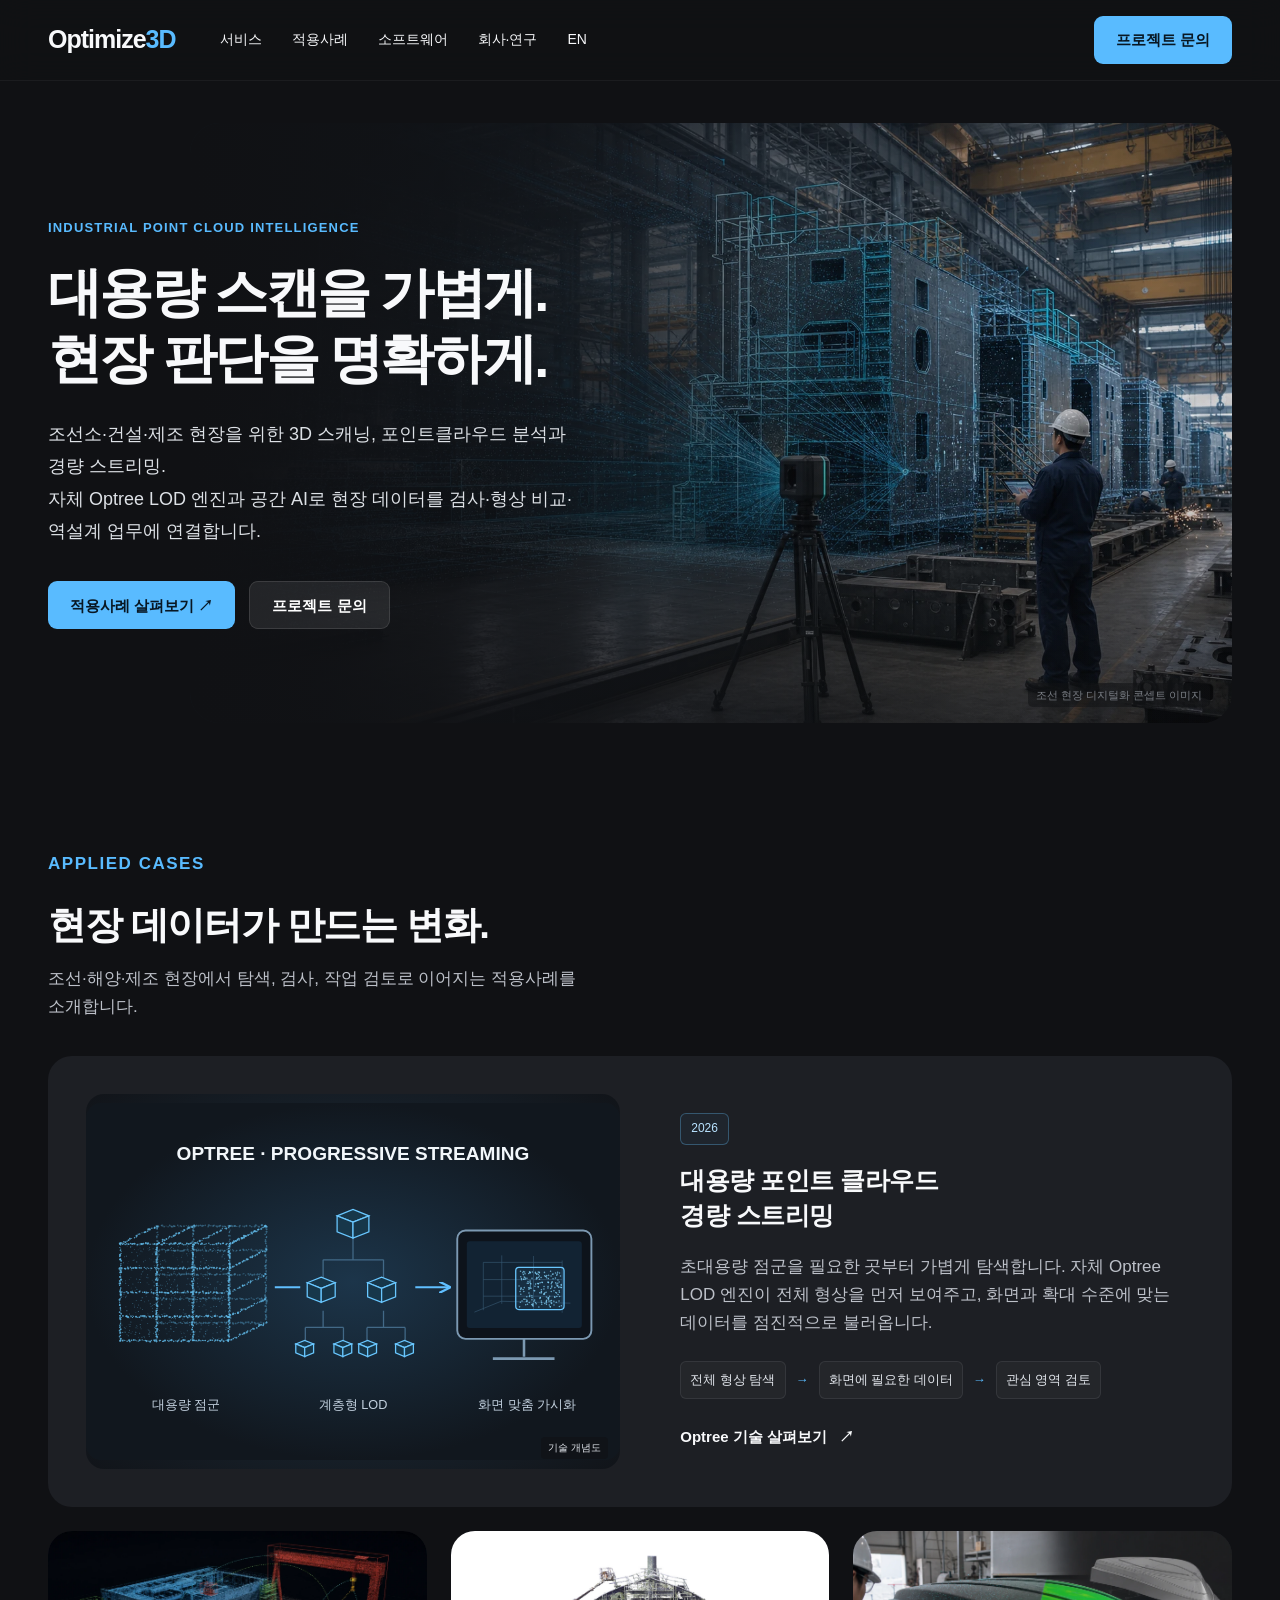
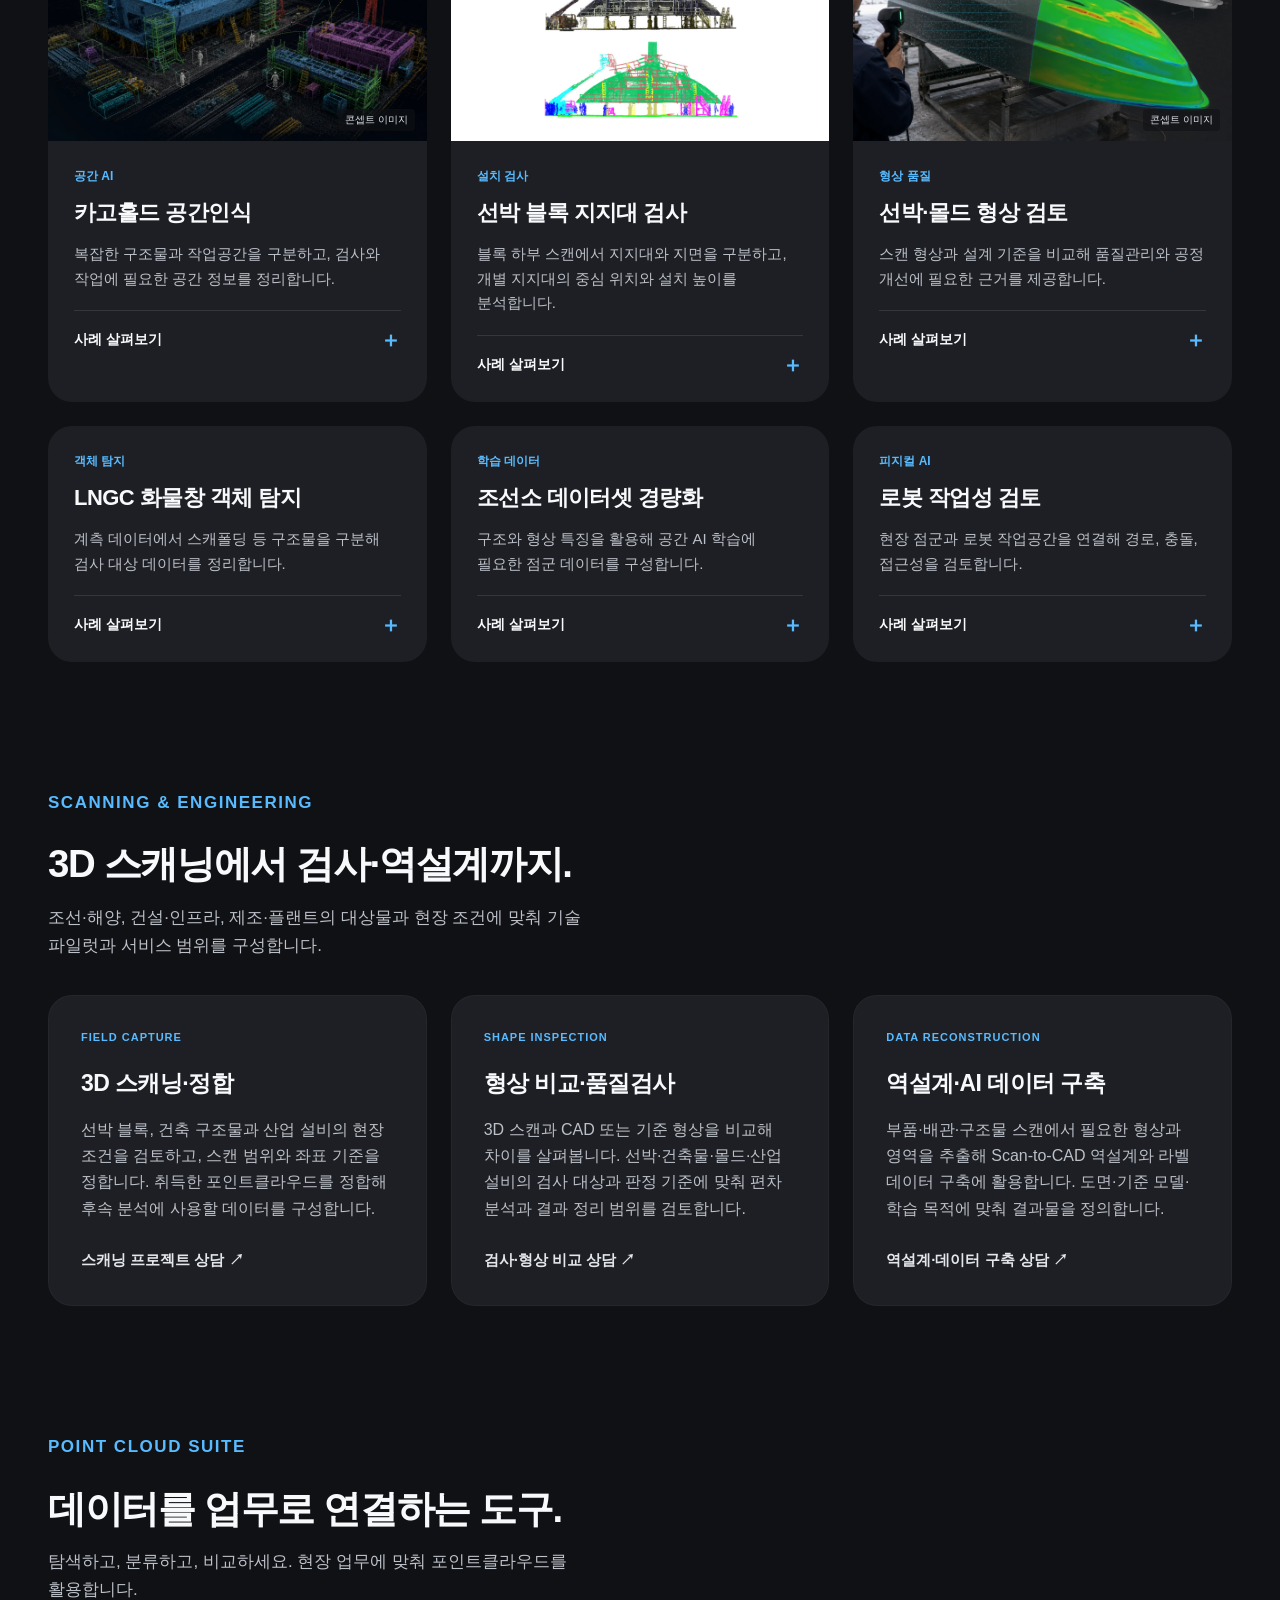
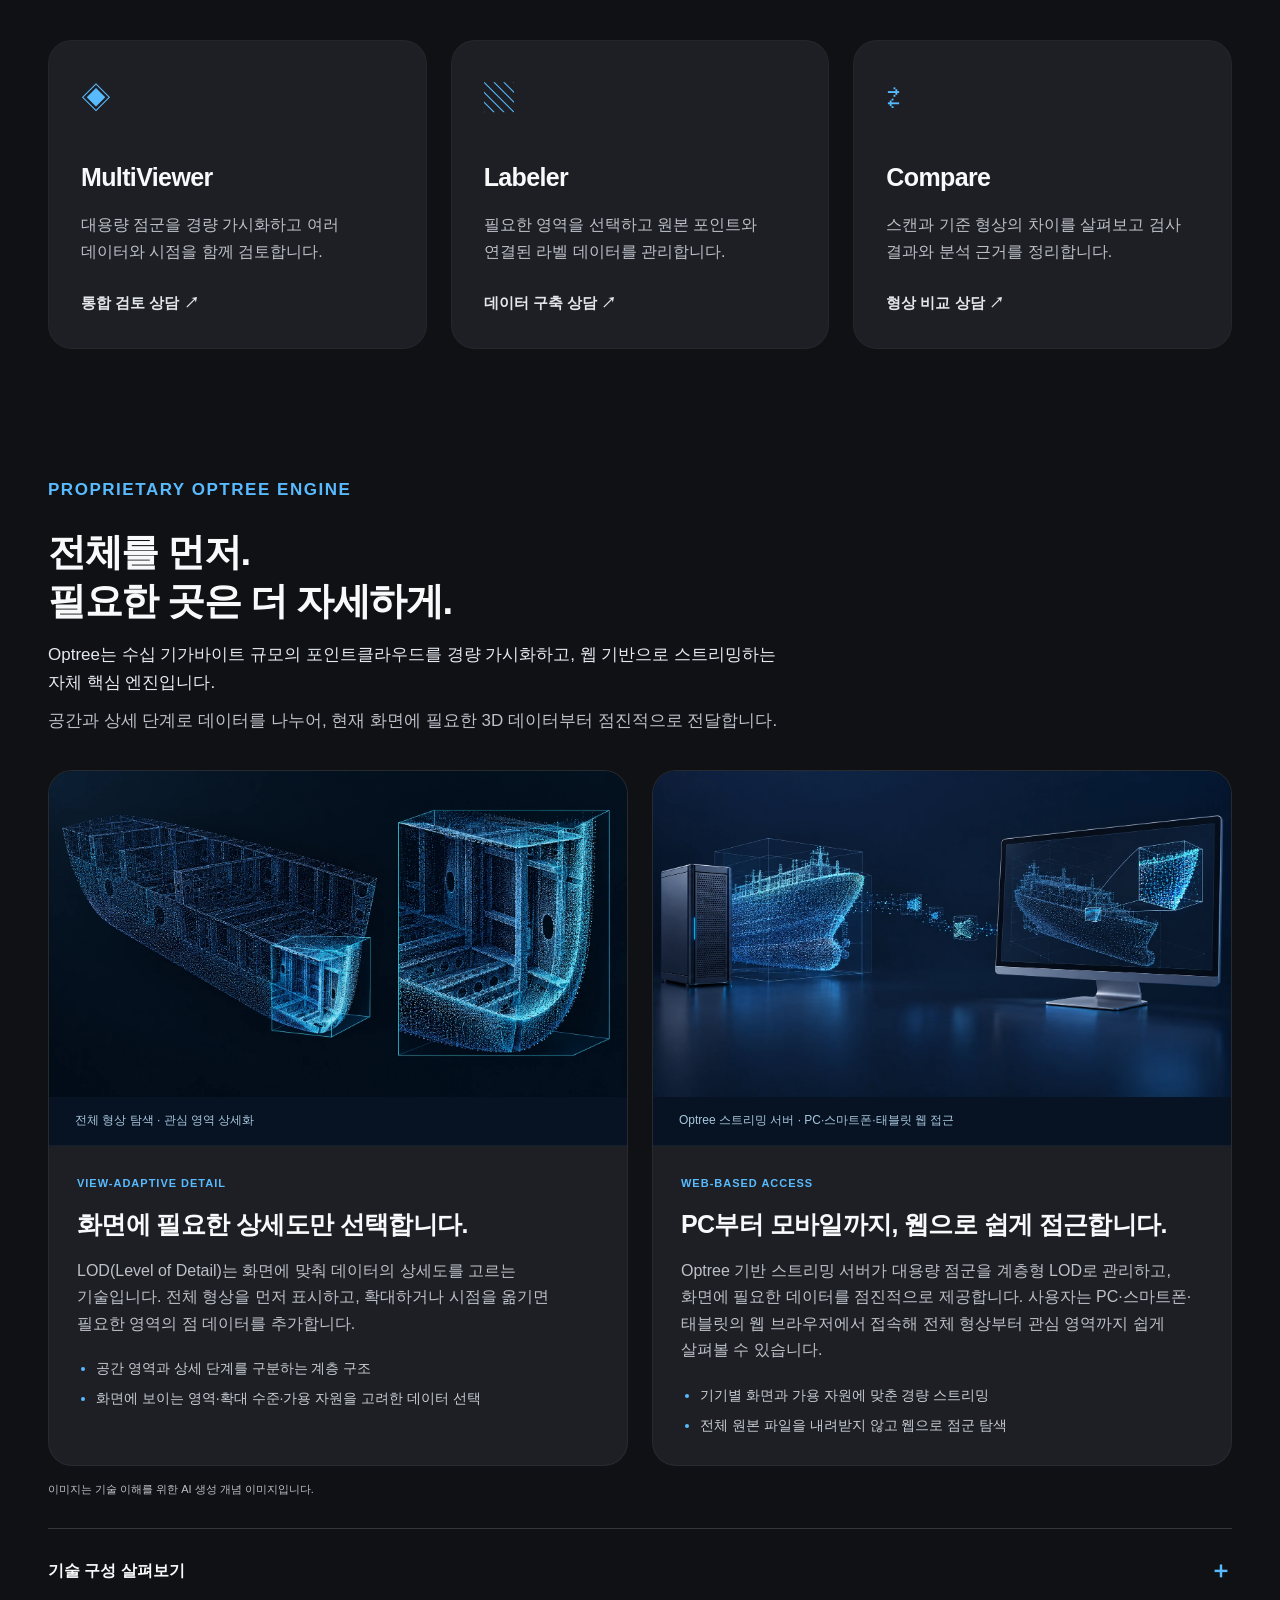
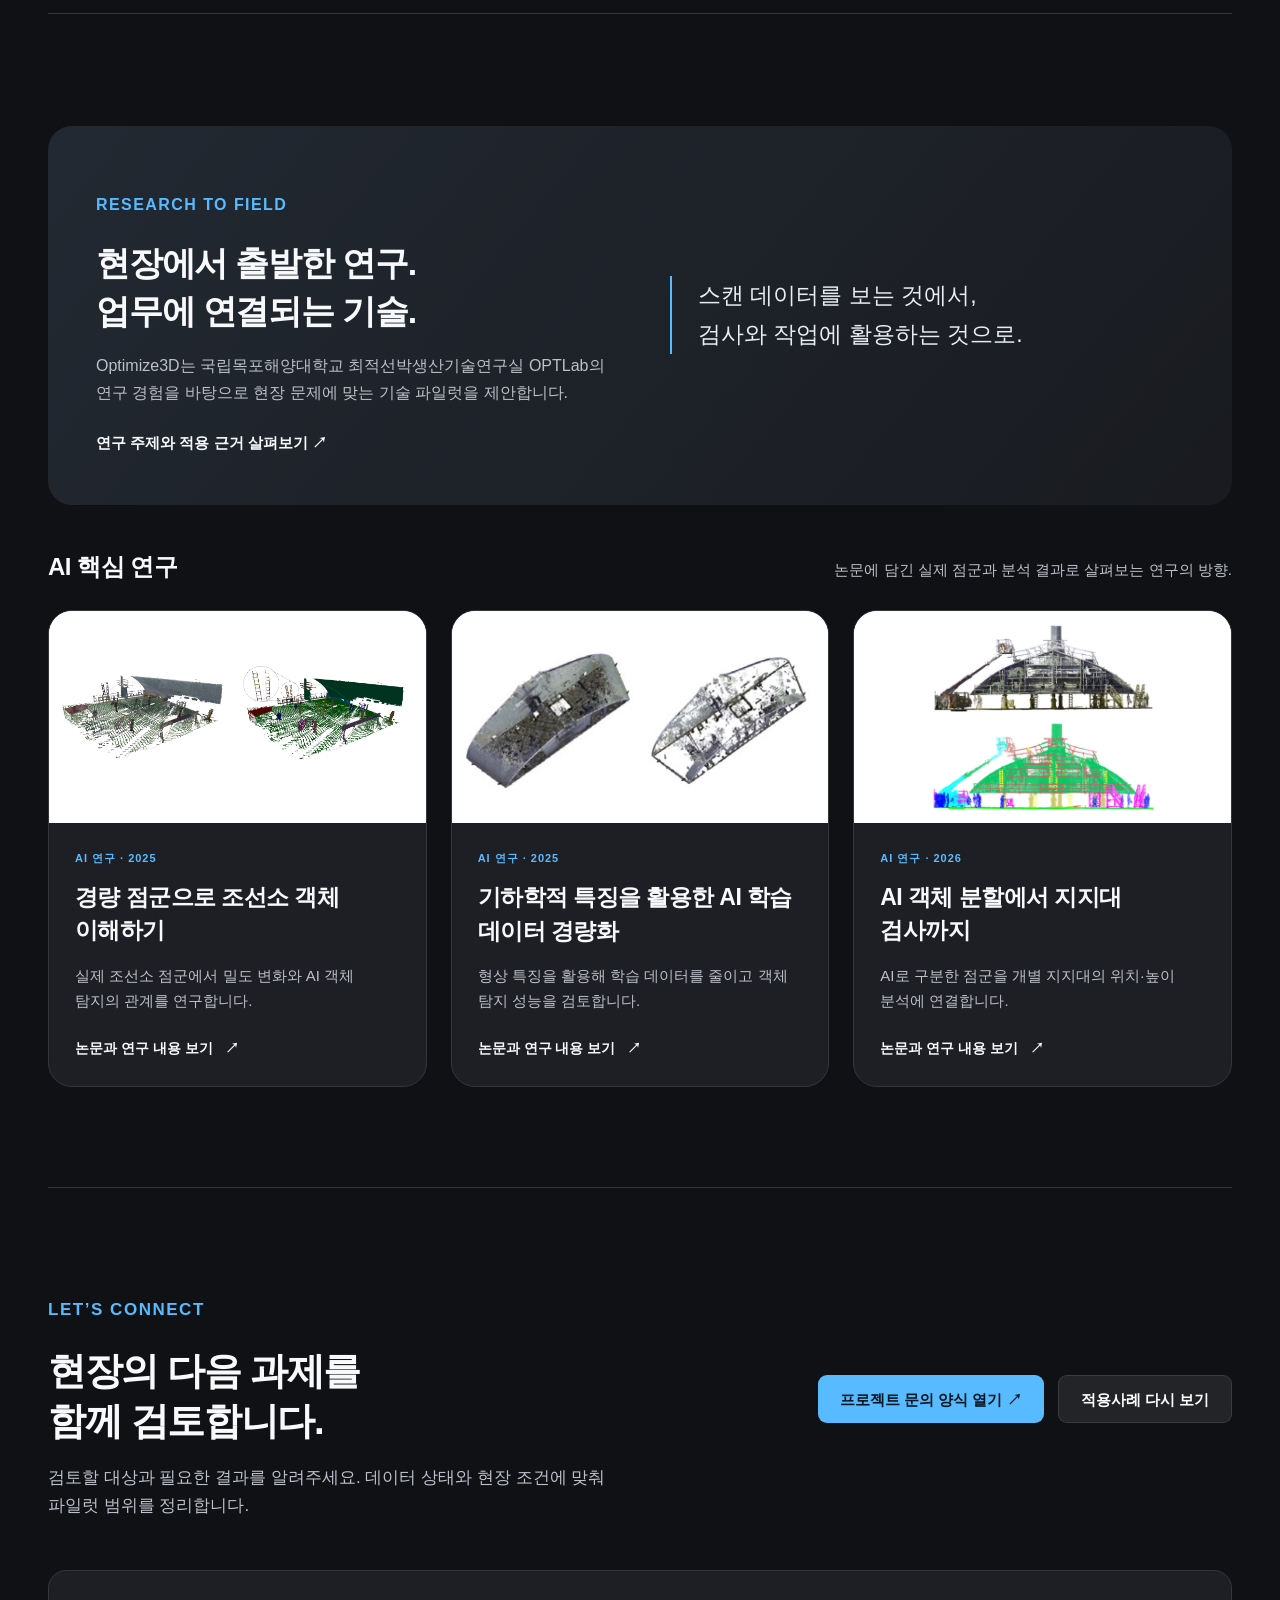
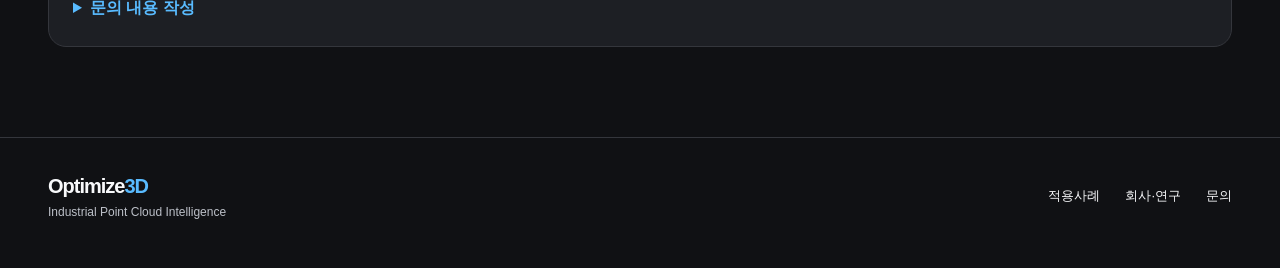
<file: homepage/index.html>
<!doctype html>
<html lang="ko">
<head>
  <meta charset="utf-8">
  <meta name="viewport" content="width=device-width, initial-scale=1">
  <title>Optimize3D — 주소가 변경되었습니다</title>
  <link rel="canonical" href="https://optimize3d.github.io/">
  <script>
    // Keep campaign parameters and section links when moving existing bookmarks.
    window.location.replace("/" + window.location.search + window.location.hash);
  </script>
  <meta http-equiv="refresh" content="0; url=/">
</head>
<body>
  <p>홈페이지 주소가 변경되었습니다. 새 Optimize3D 홈페이지로 이동합니다.</p>
  <p><a href="/">Optimize3D</a></p>
</body>
</html>
</file>
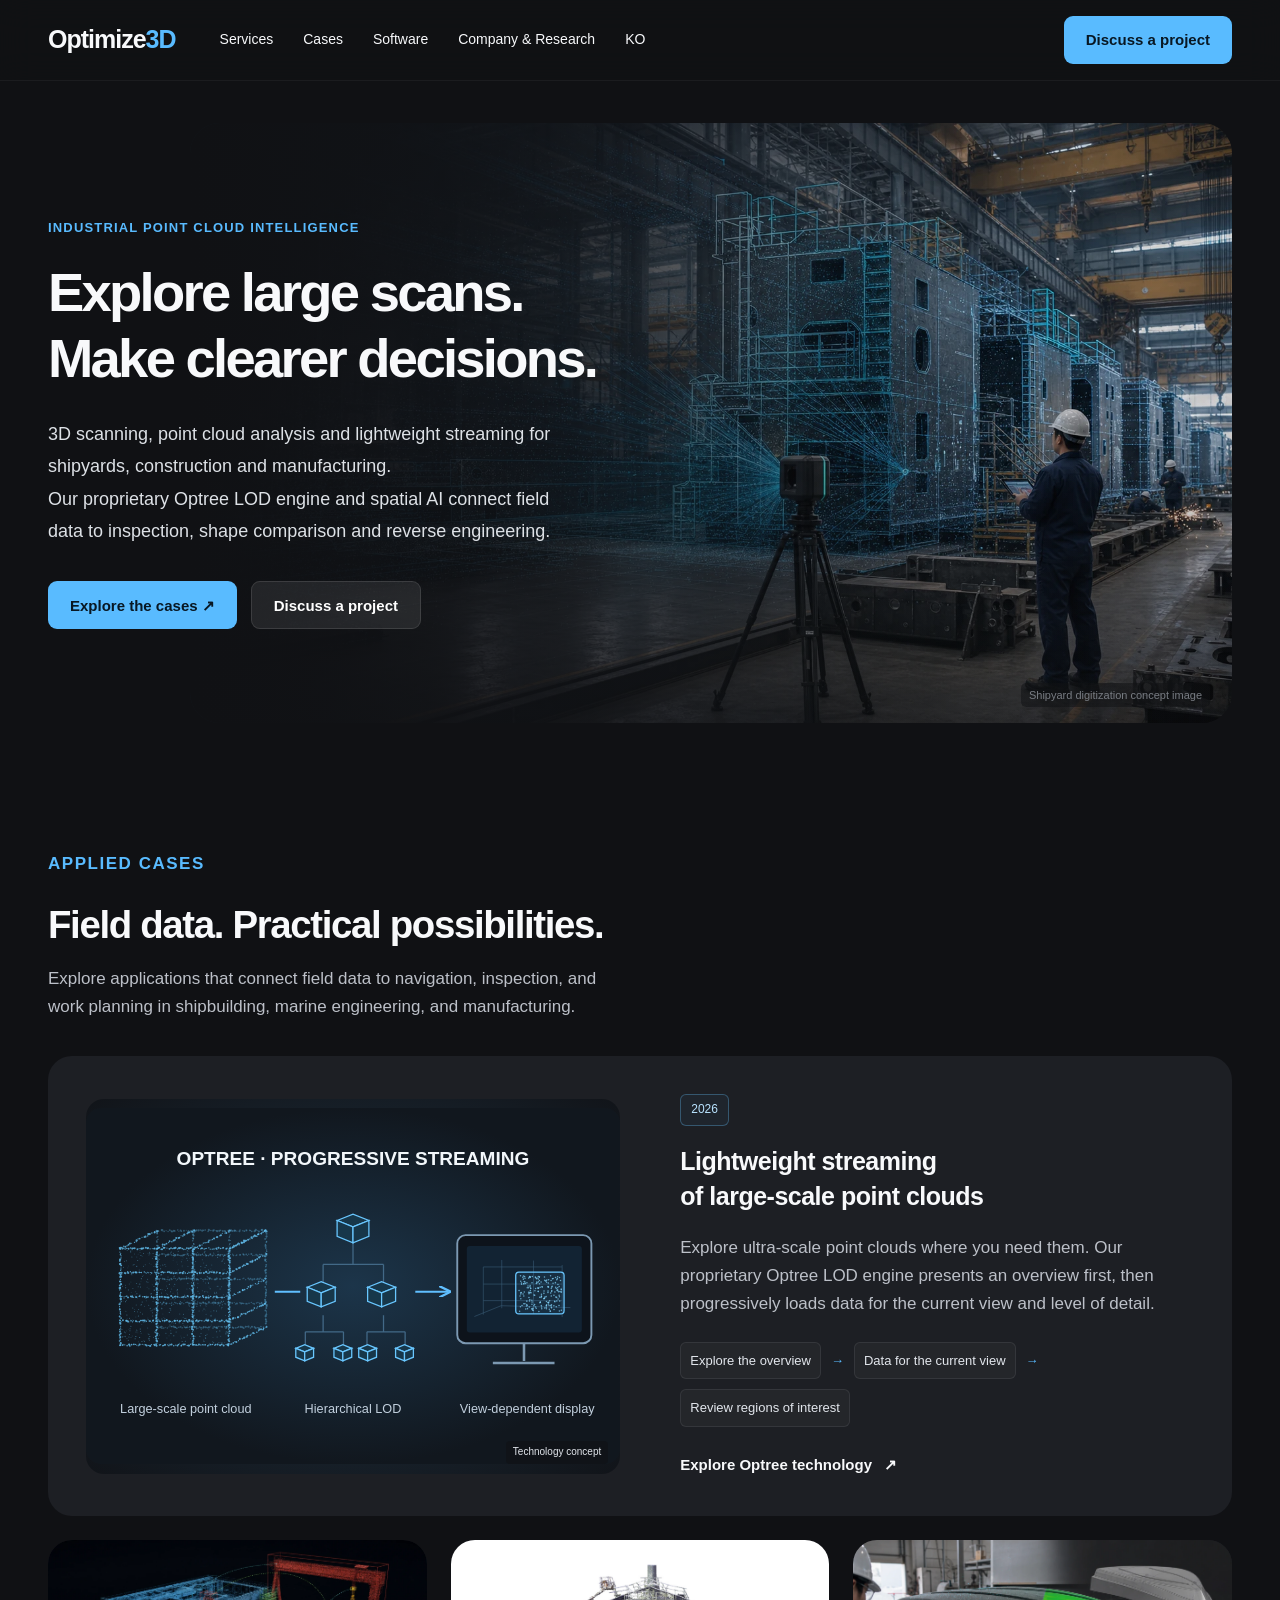
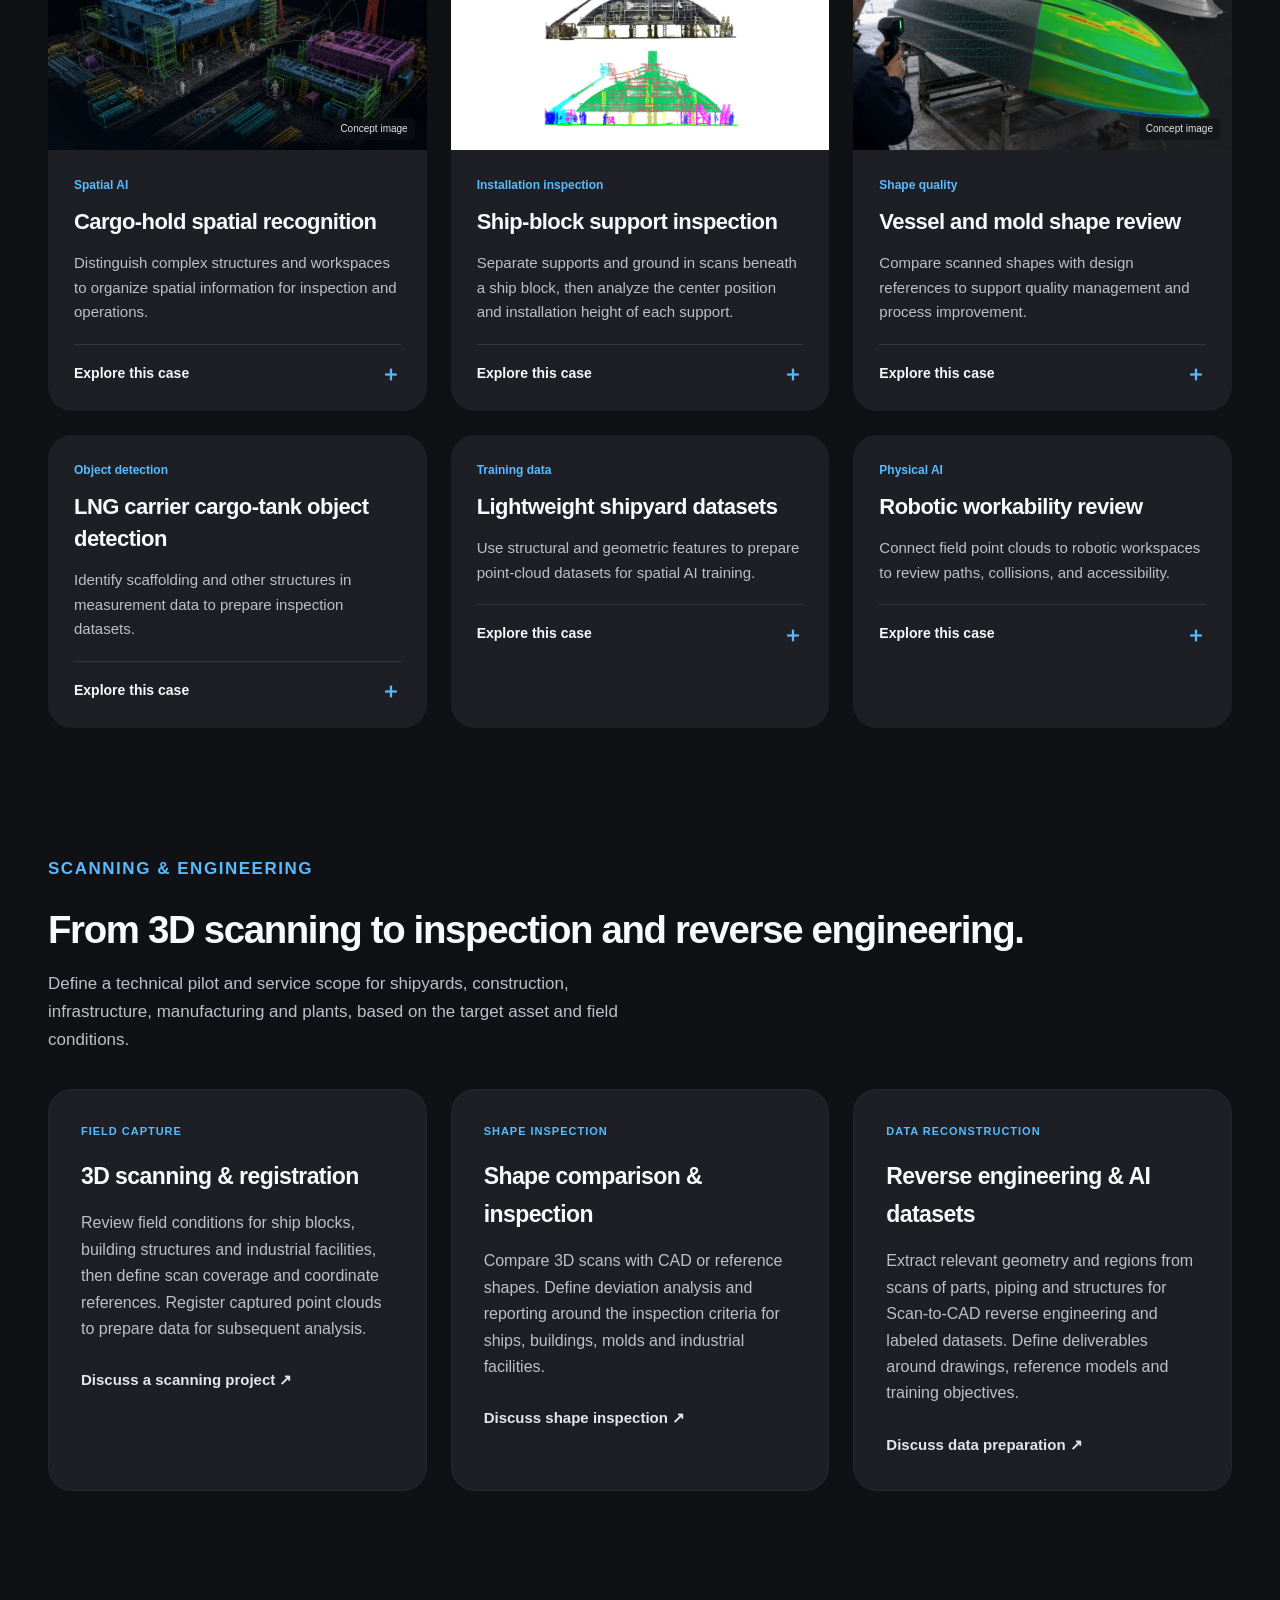
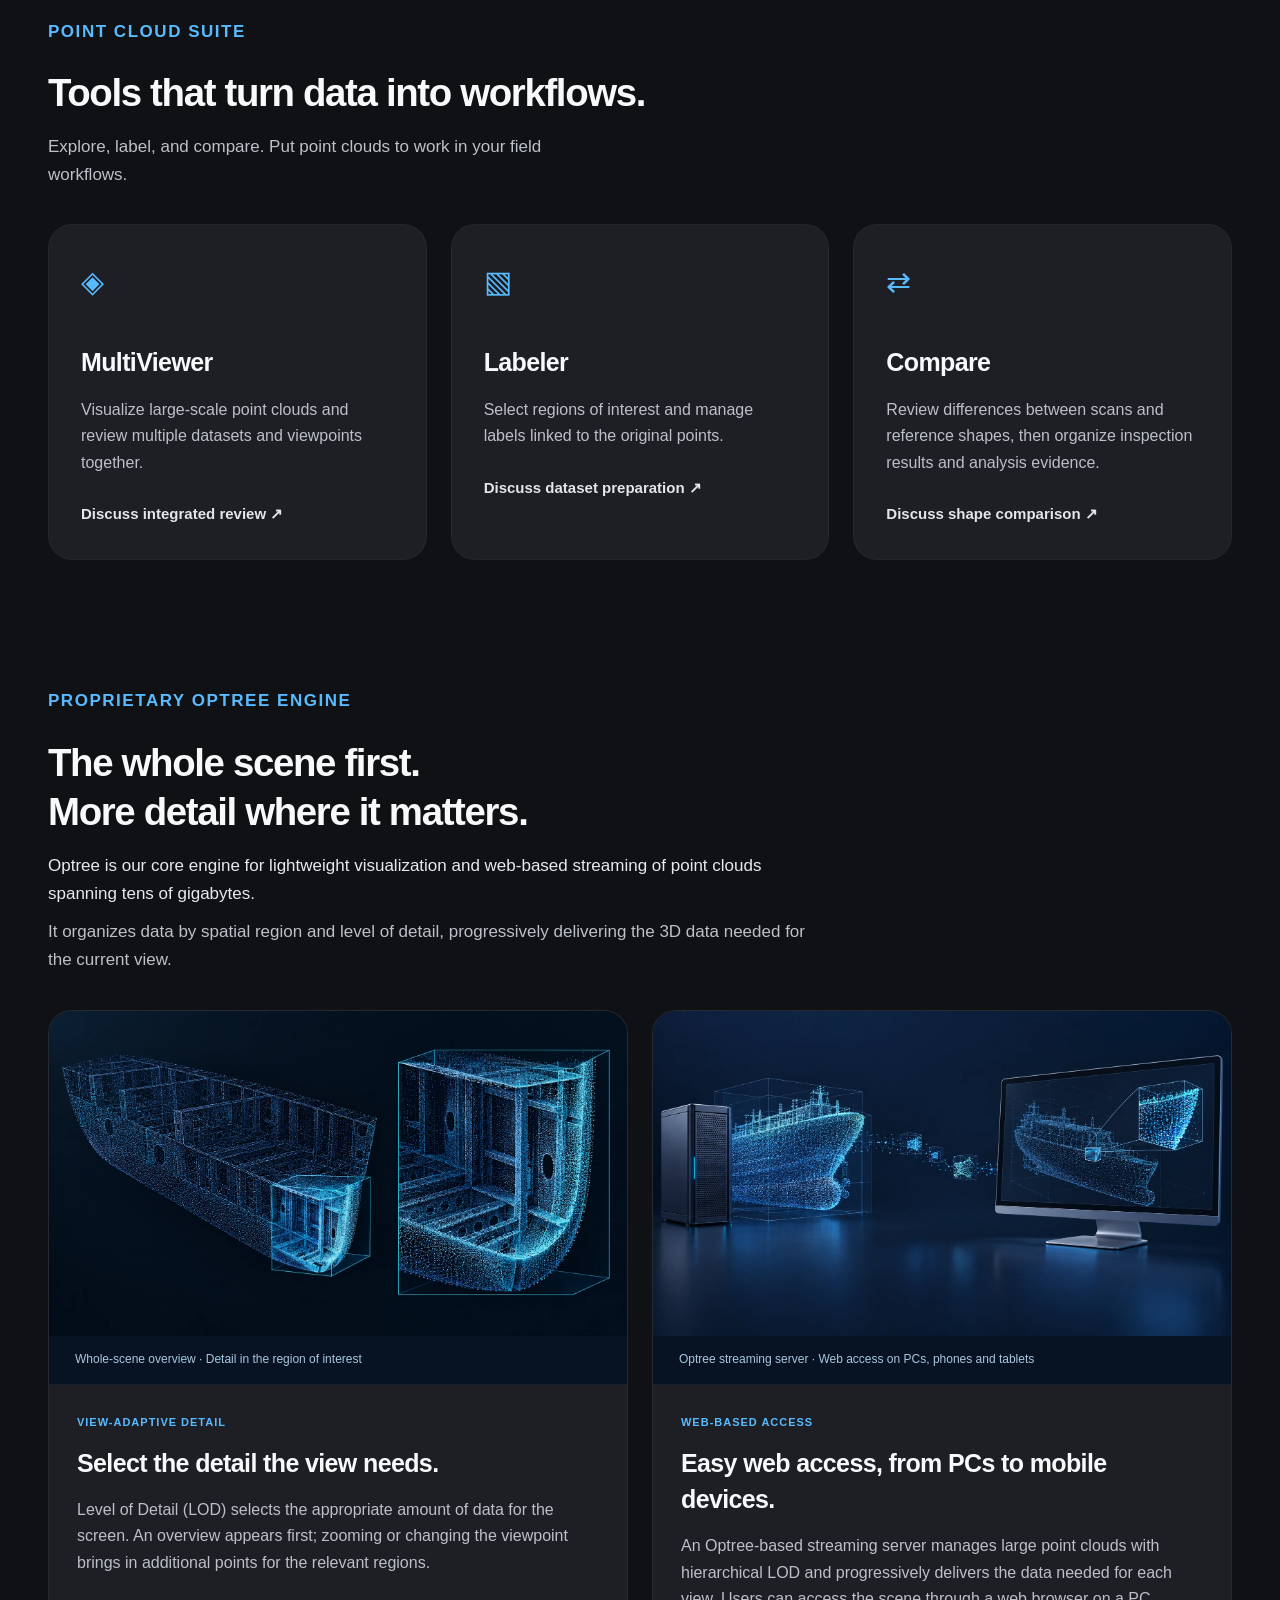
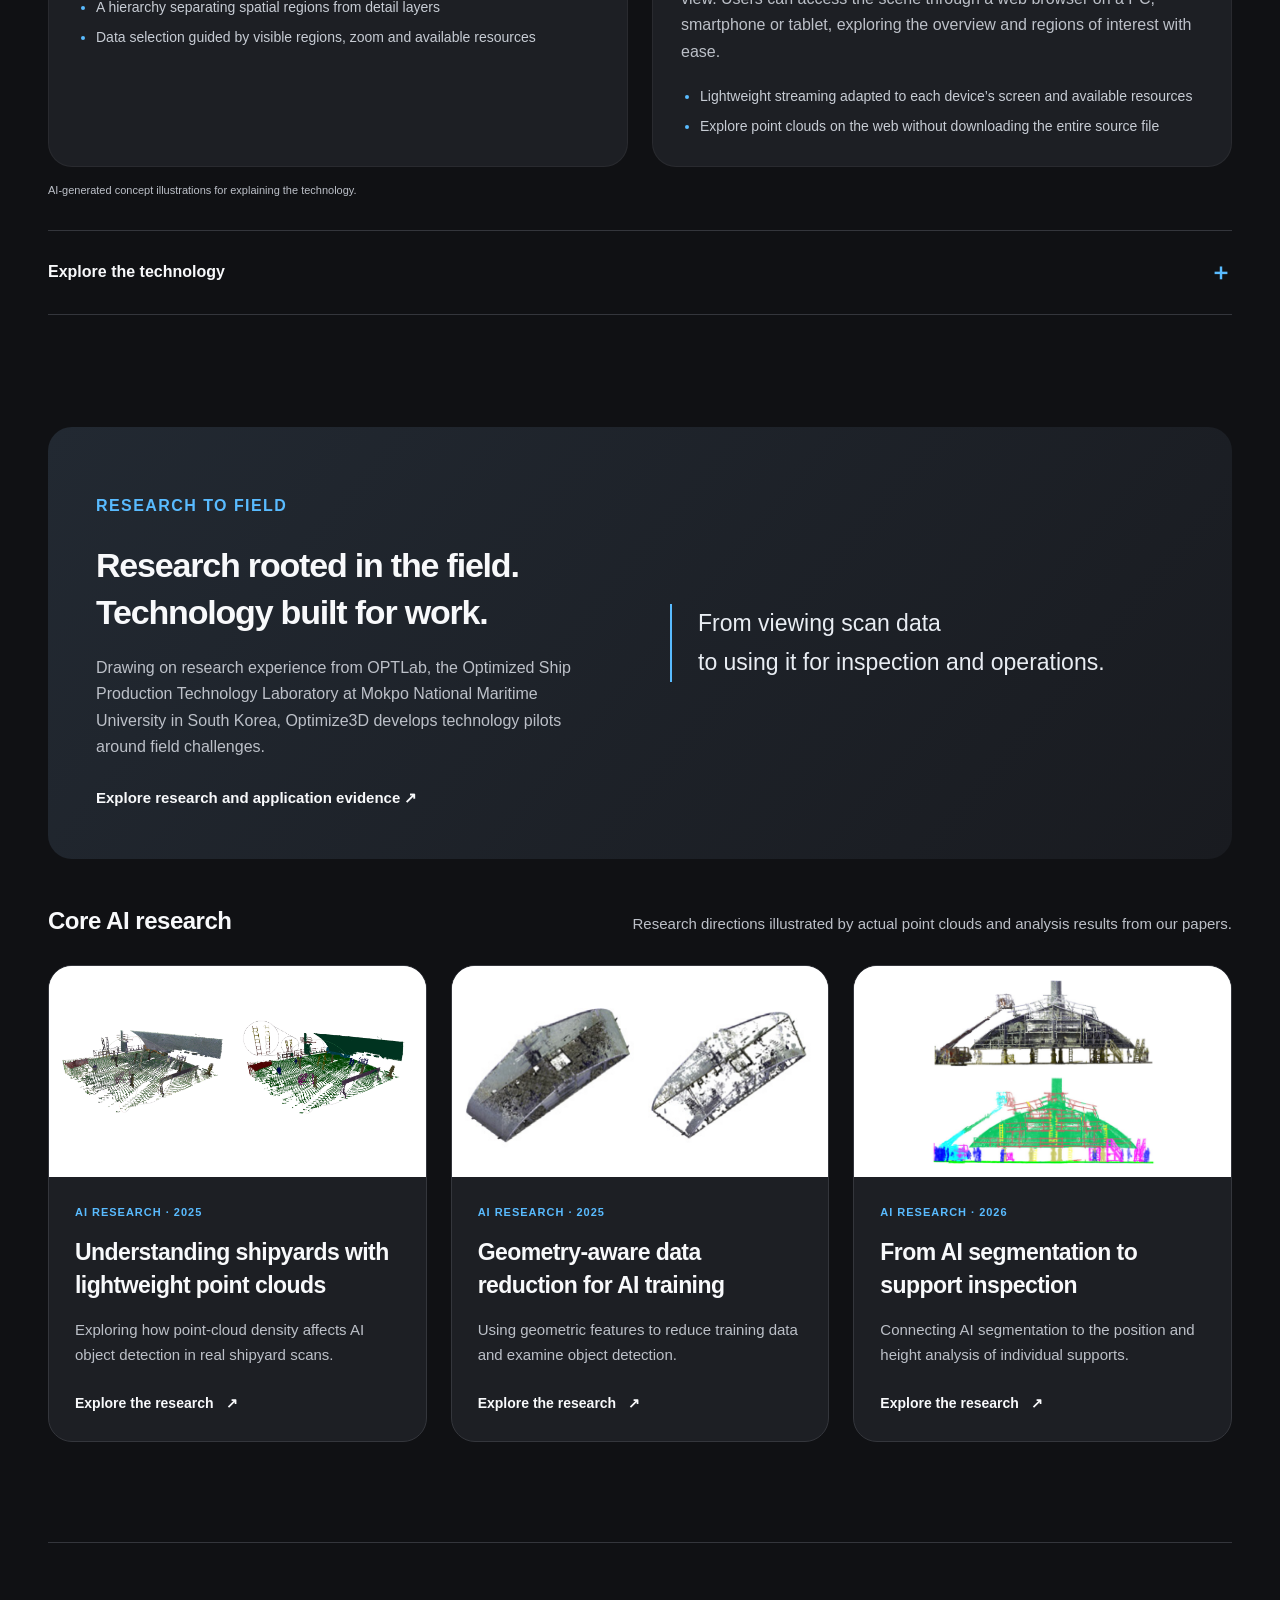
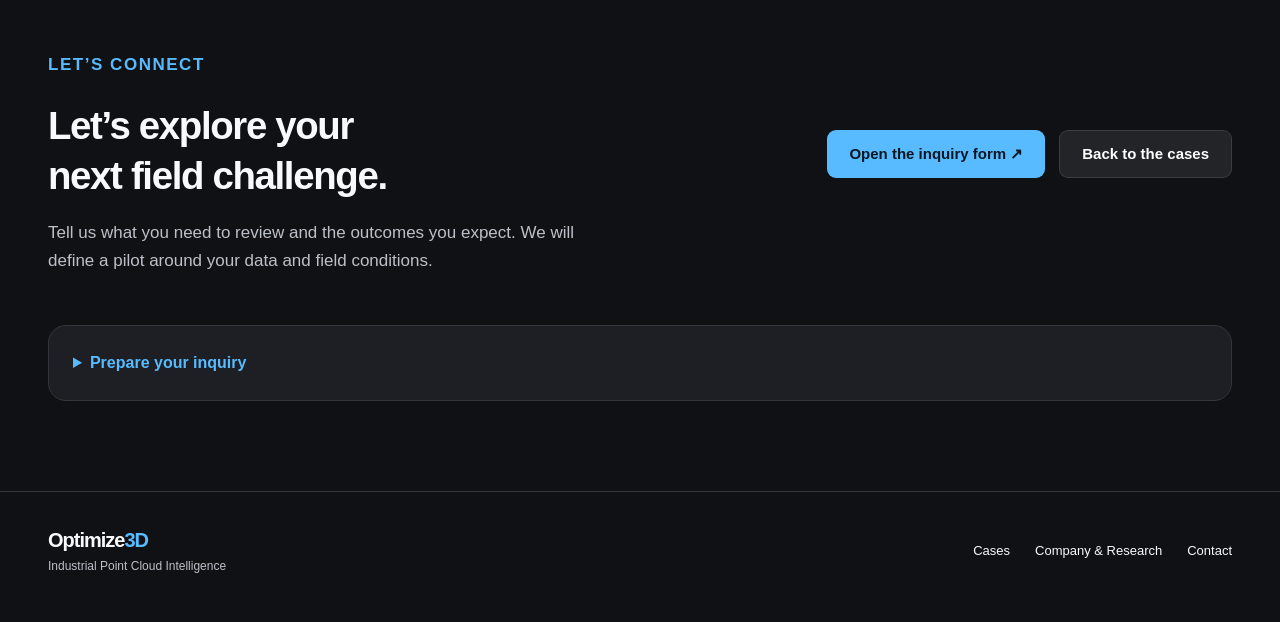
<file: homepage/en/index.html>
<!doctype html>
<html lang="en">
<head>
  <meta charset="utf-8">
  <meta name="viewport" content="width=device-width, initial-scale=1">
  <title>Optimize3D — Page moved</title>
  <link rel="canonical" href="https://optimize3d.github.io/en/">
  <script>
    // Keep campaign parameters and section links when moving existing bookmarks.
    window.location.replace("/en/" + window.location.search + window.location.hash);
  </script>
  <meta http-equiv="refresh" content="0; url=/en/">
</head>
<body>
  <p>This page has moved. Continue to Optimize3D.</p>
  <p><a href="/en/">Optimize3D</a></p>
</body>
</html>
</file>
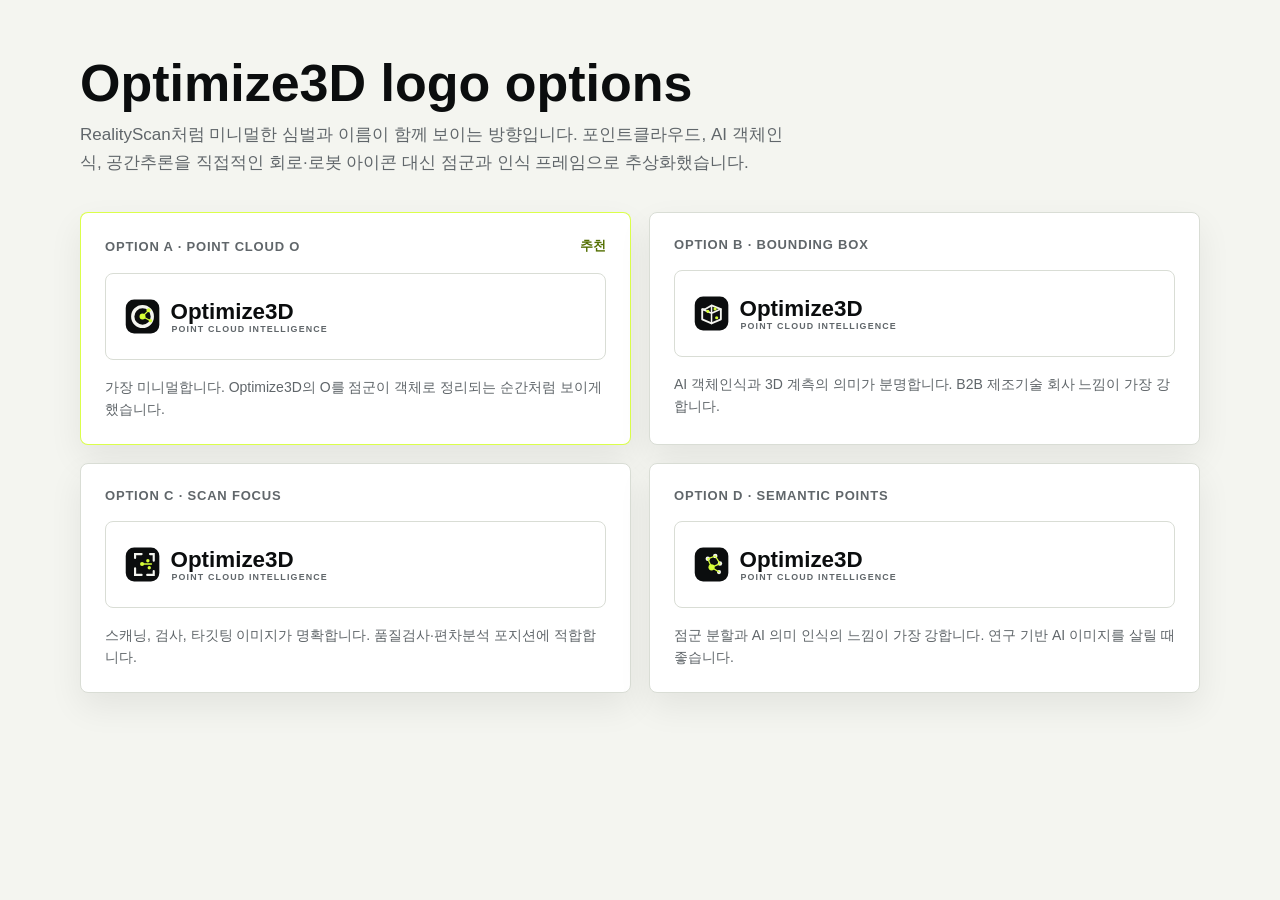
<file: logo-options.html>
<!doctype html>
<html lang="ko">
<head>
  <meta charset="utf-8">
  <meta name="viewport" content="width=device-width, initial-scale=1">
  <title>Optimize3D Logo Options</title>
  <style>
    :root {
      --ink: #0b0d0e;
      --muted: #60666a;
      --line: #d9ddd5;
      --paper: #f4f5f0;
      --surface: #ffffff;
      --accent: #d7ff38;
    }
    * { box-sizing: border-box; }
    body {
      margin: 0;
      font-family: Inter, Arial, sans-serif;
      background: var(--paper);
      color: var(--ink);
    }
    main {
      width: min(1120px, calc(100% - 40px));
      margin: 0 auto;
      padding: 56px 0 72px;
    }
    h1 {
      margin: 0 0 10px;
      font-size: clamp(30px, 5vw, 52px);
      letter-spacing: 0;
      line-height: 1.05;
    }
    .lead {
      max-width: 720px;
      margin: 0 0 34px;
      color: var(--muted);
      font-size: 17px;
      line-height: 1.7;
    }
    .grid {
      display: grid;
      grid-template-columns: repeat(2, minmax(0, 1fr));
      gap: 18px;
    }
    .option {
      background: var(--surface);
      border: 1px solid var(--line);
      border-radius: 8px;
      padding: 24px;
      box-shadow: 0 14px 34px rgba(11, 13, 14, .07);
    }
    .option.recommended {
      border-color: rgba(215, 255, 56, .9);
    }
    .label {
      display: flex;
      align-items: center;
      justify-content: space-between;
      gap: 16px;
      margin-bottom: 18px;
      color: var(--muted);
      font-size: 13px;
      font-weight: 800;
      letter-spacing: .8px;
      text-transform: uppercase;
    }
    .badge {
      color: #536f00;
      letter-spacing: 0;
      text-transform: none;
    }
    .logo-row {
      min-height: 86px;
      display: flex;
      align-items: center;
      border: 1px solid var(--line);
      border-radius: 8px;
      padding: 16px;
      background: #fff;
    }
    .dark {
      margin-top: 12px;
      background: var(--ink);
      border-color: var(--ink);
    }
    .dark img {
      filter: brightness(0) invert(1);
    }
    .note {
      margin: 16px 0 0;
      color: var(--muted);
      font-size: 14px;
      line-height: 1.6;
    }
    img {
      width: min(280px, 100%);
      height: auto;
    }
    @media (max-width: 760px) {
      main { width: min(100% - 28px, 1120px); padding-top: 34px; }
      .grid { grid-template-columns: 1fr; }
      .option { padding: 18px; }
    }
  </style>
</head>
<body>
  <main>
    <h1>Optimize3D logo options</h1>
    <p class="lead">RealityScan처럼 미니멀한 심벌과 이름이 함께 보이는 방향입니다. 포인트클라우드, AI 객체인식, 공간추론을 직접적인 회로·로봇 아이콘 대신 점군과 인식 프레임으로 추상화했습니다.</p>

    <section class="grid" aria-label="Logo options">
      <article class="option recommended">
        <div class="label"><span>Option A · Point Cloud O</span><span class="badge">추천</span></div>
        <div class="logo-row"><img src="assets/brand/logo-rs-a.svg" alt="Logo option A"></div>
        <p class="note">가장 미니멀합니다. Optimize3D의 O를 점군이 객체로 정리되는 순간처럼 보이게 했습니다.</p>
      </article>

      <article class="option">
        <div class="label"><span>Option B · Bounding Box</span></div>
        <div class="logo-row"><img src="assets/brand/logo-rs-b.svg" alt="Logo option B"></div>
        <p class="note">AI 객체인식과 3D 계측의 의미가 분명합니다. B2B 제조기술 회사 느낌이 가장 강합니다.</p>
      </article>

      <article class="option">
        <div class="label"><span>Option C · Scan Focus</span></div>
        <div class="logo-row"><img src="assets/brand/logo-rs-c.svg" alt="Logo option C"></div>
        <p class="note">스캐닝, 검사, 타깃팅 이미지가 명확합니다. 품질검사·편차분석 포지션에 적합합니다.</p>
      </article>

      <article class="option">
        <div class="label"><span>Option D · Semantic Points</span></div>
        <div class="logo-row"><img src="assets/brand/logo-rs-d.svg" alt="Logo option D"></div>
        <p class="note">점군 분할과 AI 의미 인식의 느낌이 가장 강합니다. 연구 기반 AI 이미지를 살릴 때 좋습니다.</p>
      </article>
    </section>
  </main>
</body>
</html>
</file>
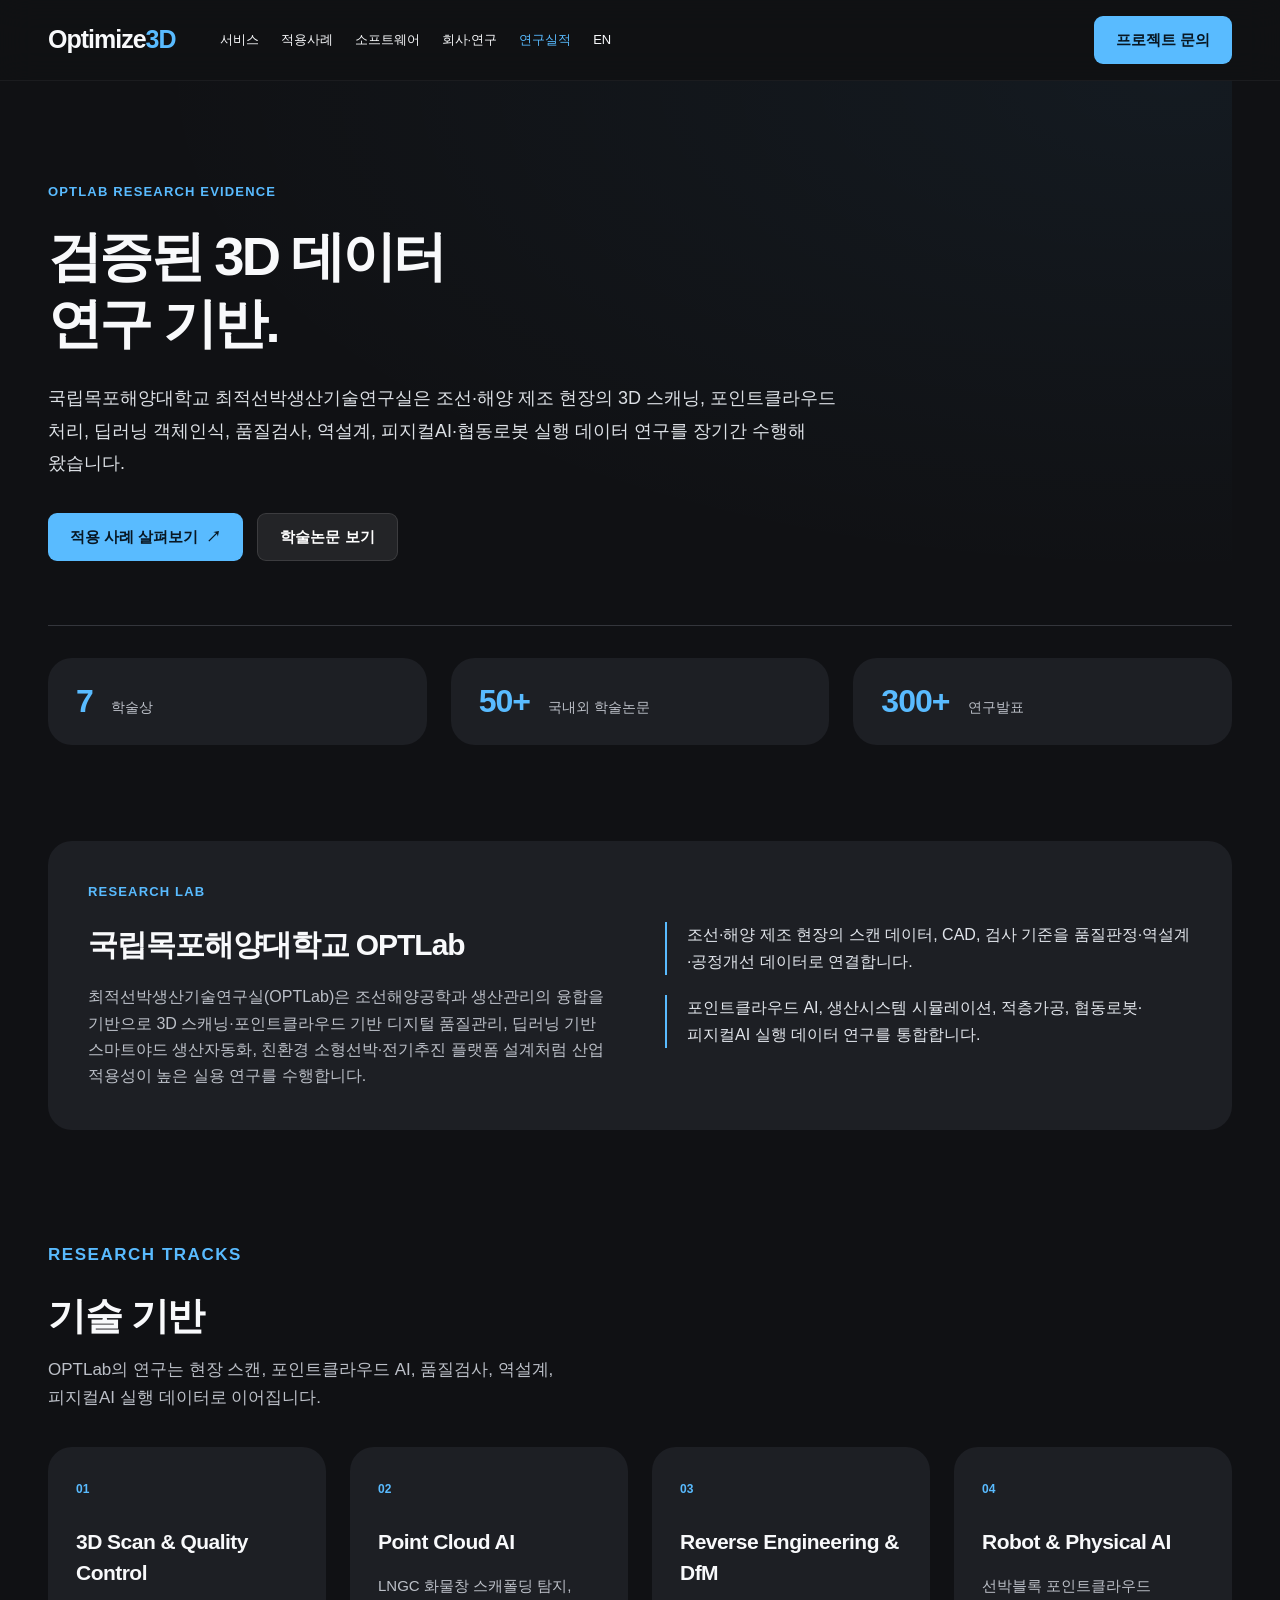
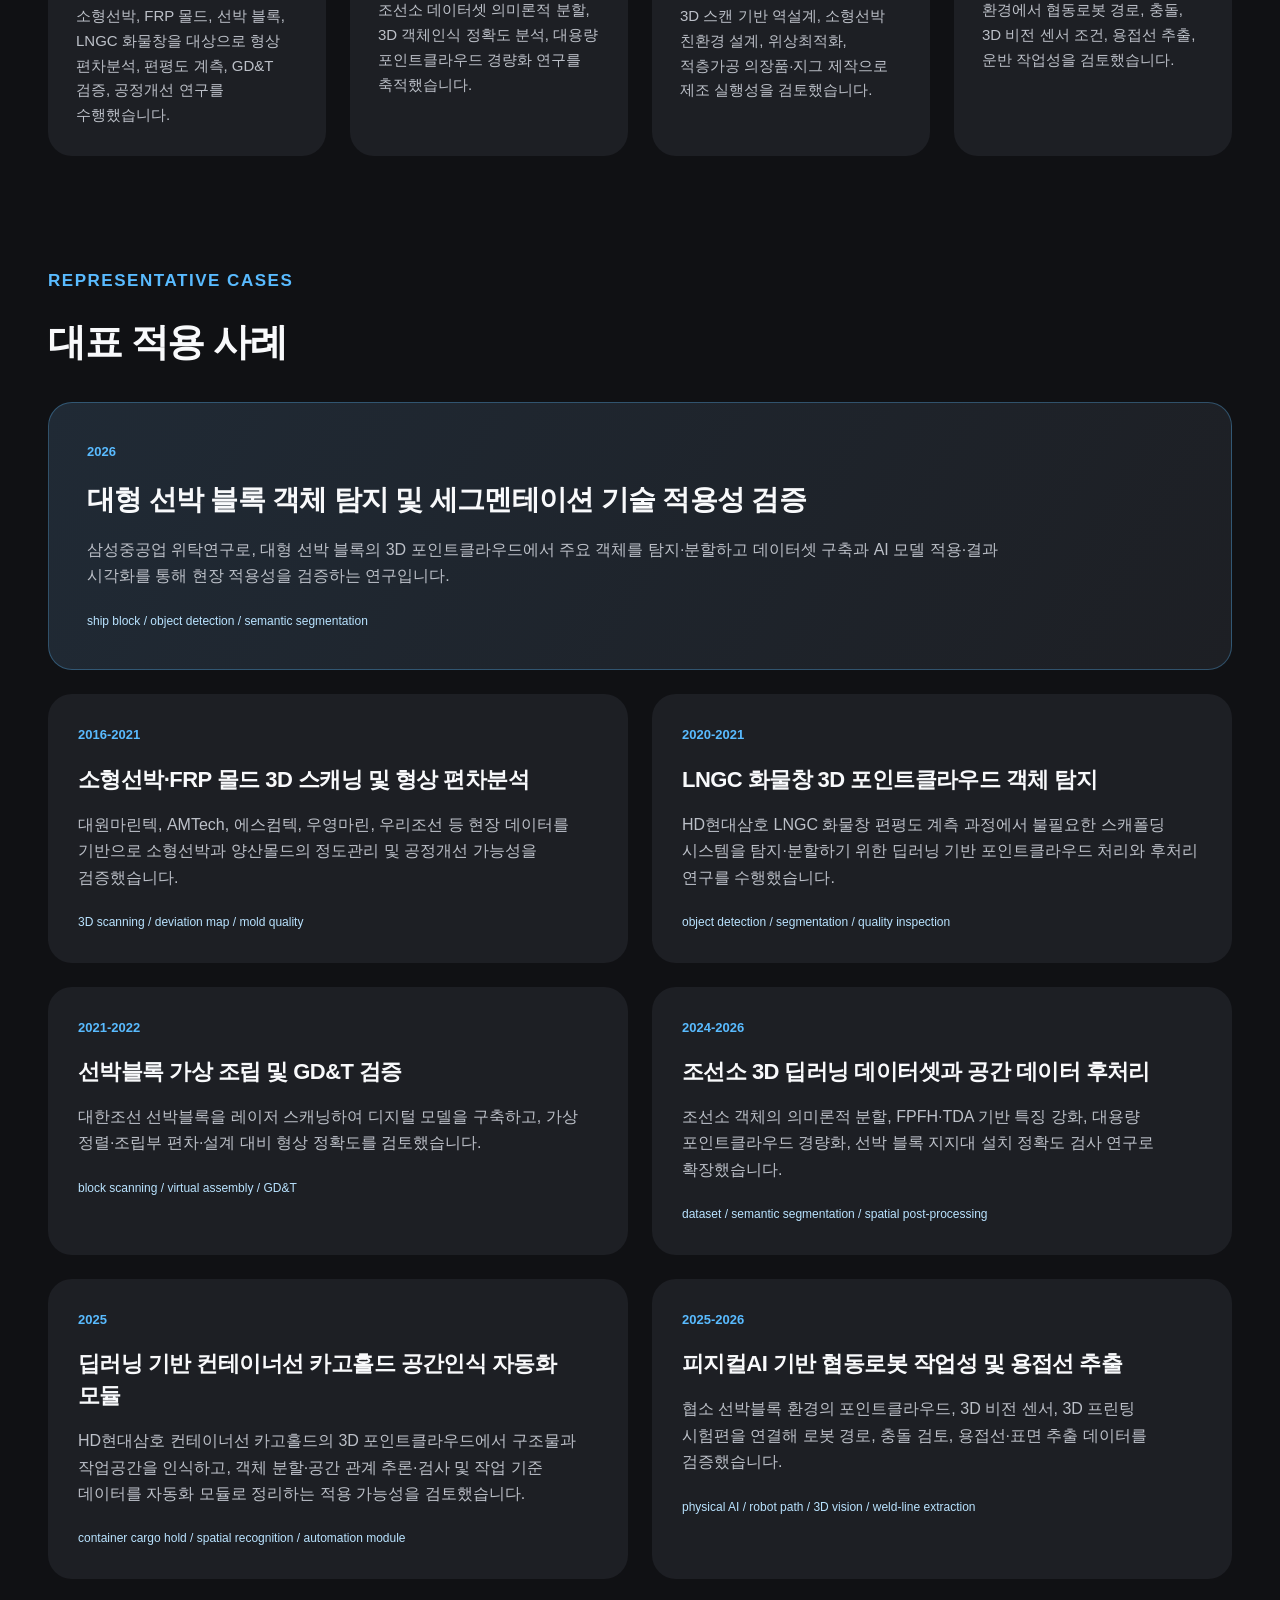
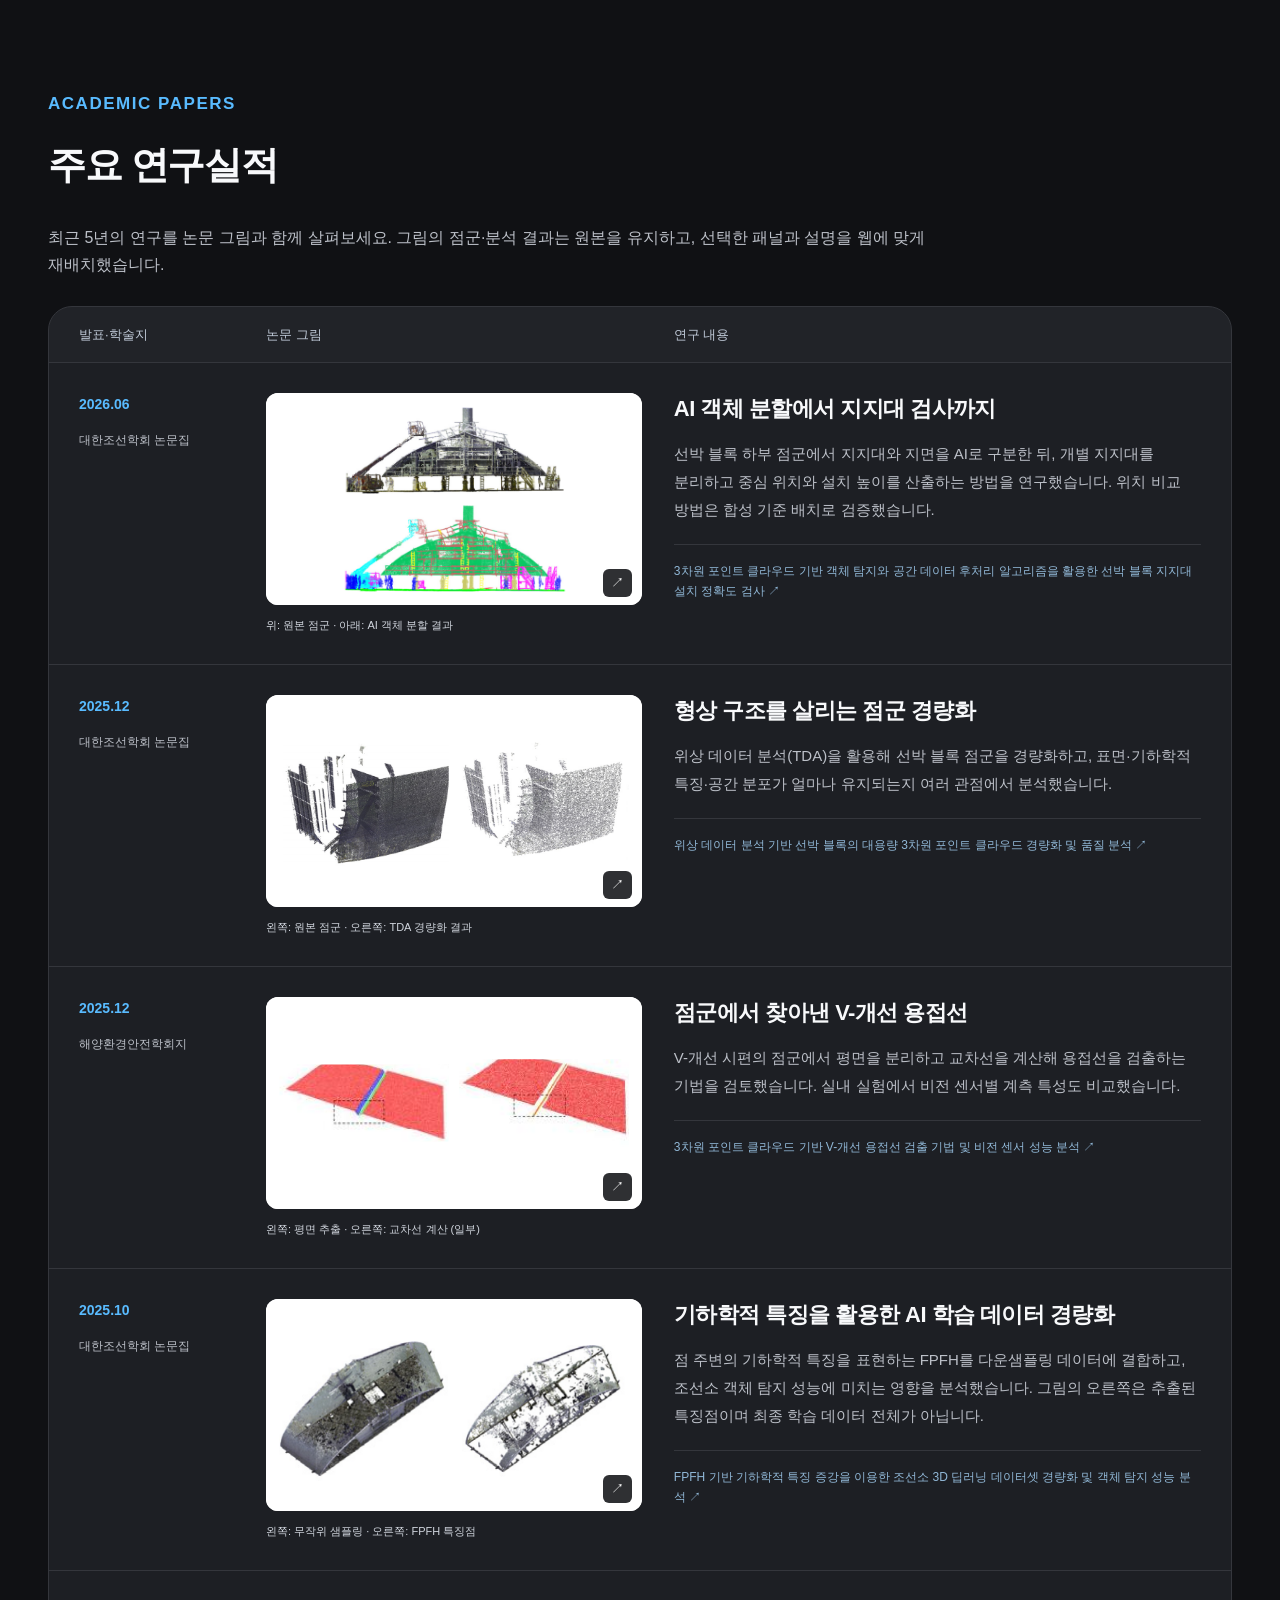
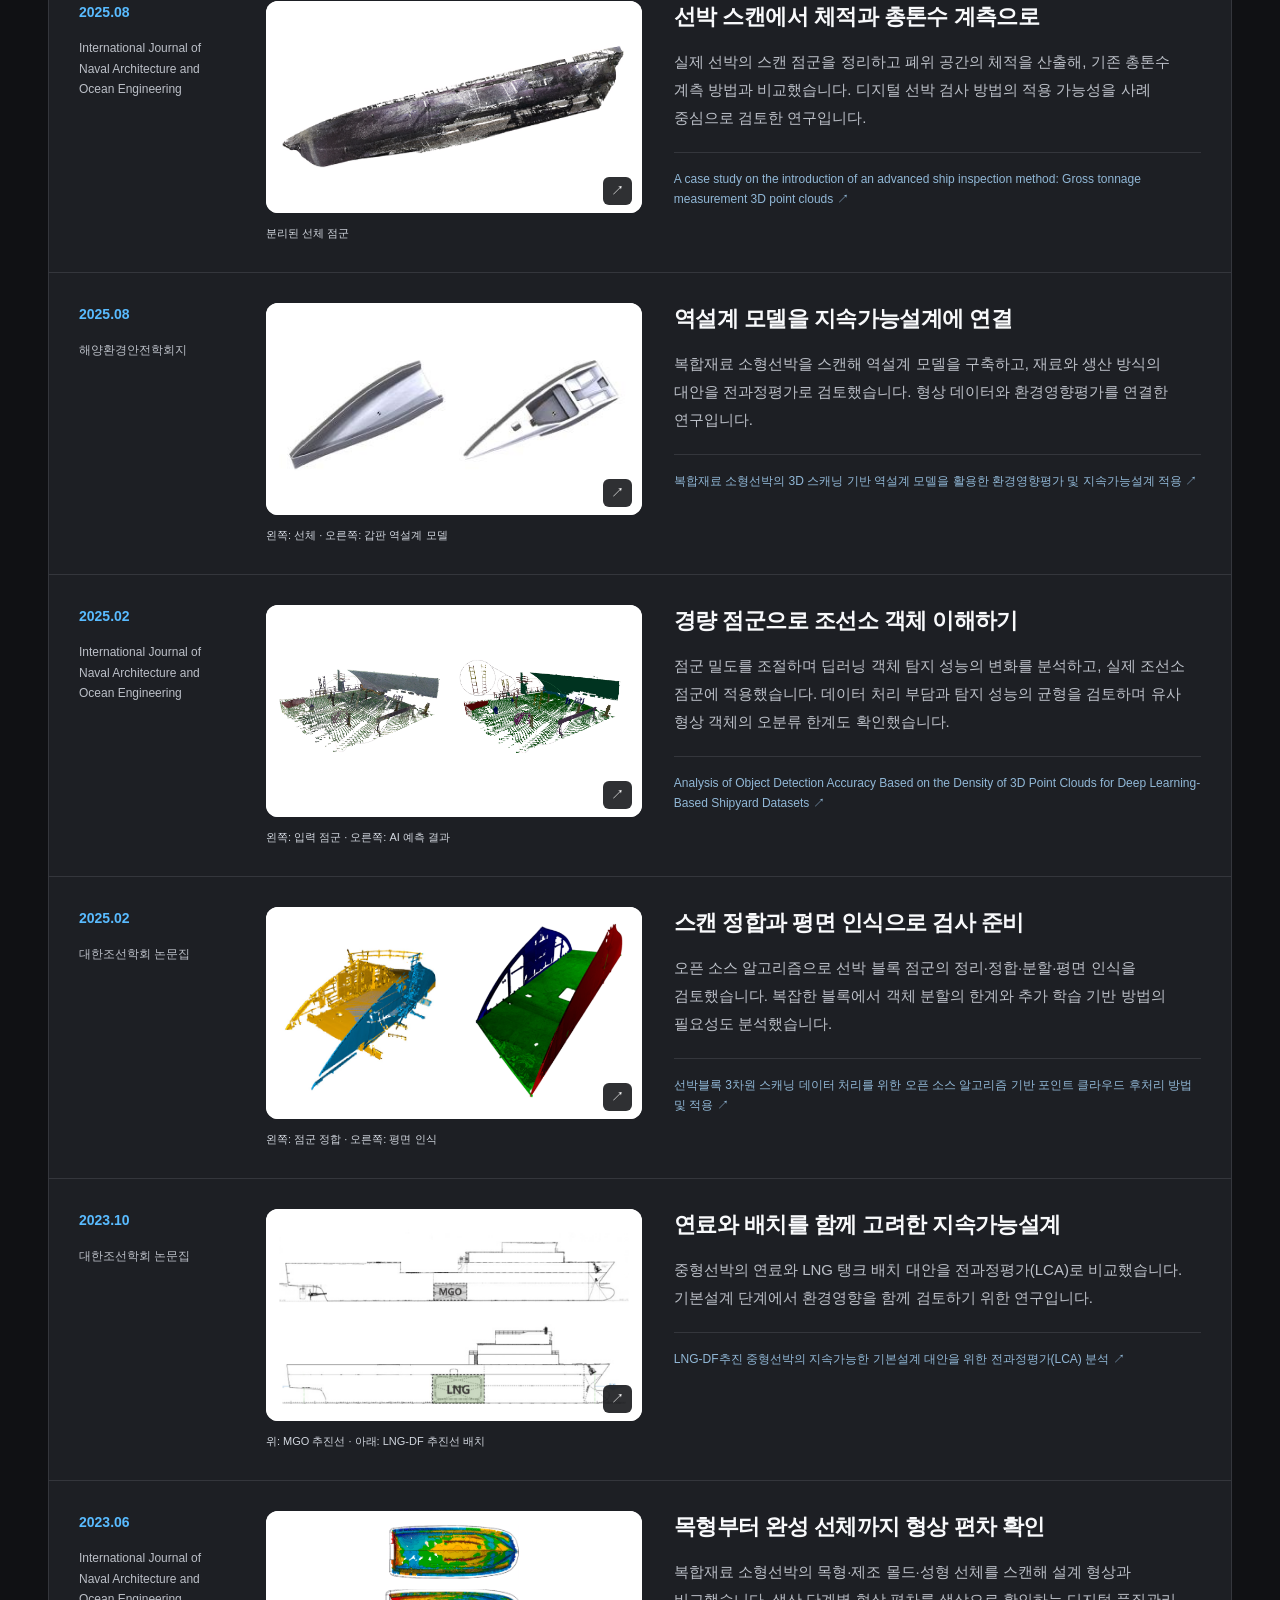
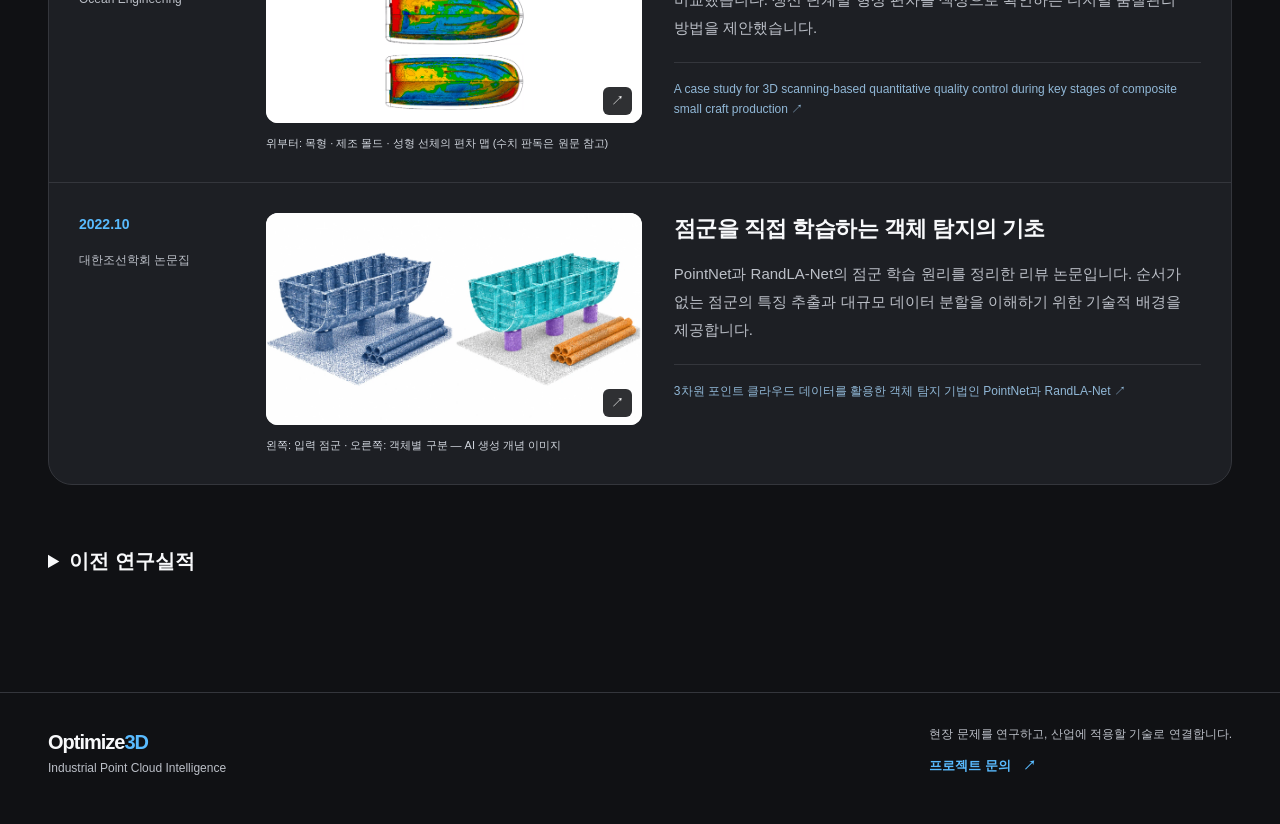
<file: research.html>
<!doctype html>
<html lang="ko">
<head>
  <meta charset="utf-8">
  <meta name="viewport" content="width=device-width, initial-scale=1">
  <title>OPTLab 연구실적 | Optimize3D</title>
  <meta name="description" content="Optimize3D의 기술 기반인 국립목포해양대학교 OPTLab의 3D 스캐닝·점군 AI·형상 검사·역설계·피지컬 AI 연구실적입니다.">
  <meta name="robots" content="index,follow">
  <link rel="canonical" href="https://optimize3d.github.io/research.html">
  <link rel="alternate" hreflang="ko" href="https://optimize3d.github.io/research.html">
  <link rel="alternate" hreflang="en" href="https://optimize3d.github.io/en/research.html">
  <meta property="og:type" content="article">
  <meta property="og:title" content="OPTLab 연구실적 | Optimize3D">
  <meta property="og:description" content="Optimize3D의 기술 기반인 국립목포해양대학교 OPTLab의 3D 스캐닝·점군 AI·형상 검사·역설계·피지컬 AI 연구실적입니다.">
  <meta property="og:url" content="https://optimize3d.github.io/research.html">
  <meta property="og:image" content="https://optimize3d.github.io/assets/images/research/ai-shipyard-segmentation.jpg">
  <link rel="icon" href="assets/brand/favicon.svg" type="image/svg+xml">
  <link rel="stylesheet" href="assets/css/home.css?v=20261005e">
  <link rel="stylesheet" href="assets/css/research.css?v=20261005e">
</head>
<body class="research-page">
  <a class="skip" href="#main">본문으로 이동</a>

  <header id="top"><nav class="nav wrap" aria-label="주요 메뉴">
    <a class="brand" href="index.html">Optimize<span>3D</span></a>
    <button class="menu" aria-expanded="false" aria-controls="nav-links" type="button">메뉴</button>
    <div class="links" id="nav-links">
      <a href="index.html#services">서비스</a>
      <a href="index.html#cases">적용사례</a>
      <a href="index.html#solutions">소프트웨어</a>
      <a href="index.html#about">회사·연구</a>
      <a href="research.html" aria-current="page">연구실적</a>
      <a href="en/research.html" lang="en">EN</a>
      <a class="btn nav-cta" href="index.html#contact">프로젝트 문의</a>
    </div>
  </nav></header>

  <main id="main">
    <section class="research-hero wrap" aria-labelledby="research-title">
      <div>
        <p class="eyebrow">OPTLab Research Evidence</p>
        <h1 id="research-title">검증된 3D 데이터<br>연구 기반.</h1>
        <p>국립목포해양대학교 최적선박생산기술연구실은 조선·해양 제조 현장의 3D 스캐닝, 포인트클라우드 처리, 딥러닝 객체인식, 품질검사, 역설계, 피지컬AI·협동로봇 실행 데이터 연구를 장기간 수행해 왔습니다.</p>
        <div class="actions"><a class="btn" href="#cases">적용 사례 살펴보기 <span aria-hidden="true">↗</span></a><a class="btn secondary" href="#publications">학술논문 보기</a></div>
      </div>
    </section>

    <section class="research-summary wrap" aria-label="연구실적 수치 요약">
      <article>
        <strong>7</strong>
        <span>학술상</span>
      </article>
      <article>
        <strong>50+</strong>
        <span>국내외 학술논문</span>
      </article>
      <article>
        <strong>300+</strong>
        <span>연구발표</span>
      </article>
    </section>

    <section class="section wrap professor-section" aria-labelledby="lab-title">
      <div class="professor-card">
        <div>
          <p class="eyebrow">Research Lab</p>
          <h2 id="lab-title">국립목포해양대학교 OPTLab</h2>
          <p>최적선박생산기술연구실(OPTLab)은 조선해양공학과 생산관리의 융합을 기반으로 3D 스캐닝·포인트클라우드 기반 디지털 품질관리, 딥러닝 기반 스마트야드 생산자동화, 친환경 소형선박·전기추진 플랫폼 설계처럼 산업 적용성이 높은 실용 연구를 수행합니다.</p>
        </div>
        <ul class="professor-list" aria-label="OPTLab 연구실 소개">
          <li>조선·해양 제조 현장의 스캔 데이터, CAD, 검사 기준을 품질판정·역설계·공정개선 데이터로 연결합니다.</li>
          <li>포인트클라우드 AI, 생산시스템 시뮬레이션, 적층가공, 협동로봇·피지컬AI 실행 데이터 연구를 통합합니다.</li>
        </ul>
      </div>
    </section>

    <section class="section wrap research-section" aria-labelledby="tracks-title">
      <div class="section-head compact">
        <div>
        <p class="eyebrow">Research Tracks</p>
        <h2 id="tracks-title">기술 기반</h2>
        <p class="lead">OPTLab의 연구는 현장 스캔, 포인트클라우드 AI, 품질검사, 역설계, 피지컬AI 실행 데이터로 이어집니다.</p>
        </div>
      </div>
      <div class="research-track-grid">
        <article>
          <span>01</span>
          <h3>3D Scan &amp; Quality Control</h3>
          <p>소형선박, FRP 몰드, 선박 블록, LNGC 화물창을 대상으로 형상 편차분석, 편평도 계측, GD&amp;T 검증, 공정개선 연구를 수행했습니다.</p>
        </article>
        <article>
          <span>02</span>
          <h3>Point Cloud AI</h3>
          <p>LNGC 화물창 스캐폴딩 탐지, 조선소 데이터셋 의미론적 분할, 3D 객체인식 정확도 분석, 대용량 포인트클라우드 경량화 연구를 축적했습니다.</p>
        </article>
        <article>
          <span>03</span>
          <h3>Reverse Engineering &amp; DfM</h3>
          <p>3D 스캔 기반 역설계, 소형선박 친환경 설계, 위상최적화, 적층가공 의장품·지그 제작으로 제조 실행성을 검토했습니다.</p>
        </article>
        <article>
          <span>04</span>
          <h3>Robot &amp; Physical AI</h3>
          <p>선박블록 포인트클라우드 환경에서 협동로봇 경로, 충돌, 3D 비전 센서 조건, 용접선 추출, 운반 작업성을 검토했습니다.</p>
        </article>
      </div>
    </section>

    <section id="cases" class="section wrap achievement-section" aria-labelledby="cases-title">
      <div class="section-head compact">
        <div>
        <p class="eyebrow">Representative Cases</p>
        <h2 id="cases-title">대표 적용 사례</h2>
        </div>
      </div>
      <div class="case-list">
        <article class="case-verification" id="ship-block-verification">
          <time datetime="2026">2026</time>
          <h3>대형 선박 블록 객체 탐지 및 세그멘테이션 기술 적용성 검증</h3>
          <p>삼성중공업 위탁연구로, 대형 선박 블록의 3D 포인트클라우드에서 주요 객체를 탐지·분할하고 데이터셋 구축과 AI 모델 적용·결과 시각화를 통해 현장 적용성을 검증하는 연구입니다.</p>
          <span>ship block / object detection / semantic segmentation</span>
        </article>
        <article>
          <time>2016-2021</time>
          <h3>소형선박·FRP 몰드 3D 스캐닝 및 형상 편차분석</h3>
          <p>대원마린텍, AMTech, 에스컴텍, 우영마린, 우리조선 등 현장 데이터를 기반으로 소형선박과 양산몰드의 정도관리 및 공정개선 가능성을 검증했습니다.</p>
          <span>3D scanning / deviation map / mold quality</span>
        </article>
        <article>
          <time>2020-2021</time>
          <h3>LNGC 화물창 3D 포인트클라우드 객체 탐지</h3>
          <p>HD현대삼호 LNGC 화물창 편평도 계측 과정에서 불필요한 스캐폴딩 시스템을 탐지·분할하기 위한 딥러닝 기반 포인트클라우드 처리와 후처리 연구를 수행했습니다.</p>
          <span>object detection / segmentation / quality inspection</span>
        </article>
        <article>
          <time>2021-2022</time>
          <h3>선박블록 가상 조립 및 GD&amp;T 검증</h3>
          <p>대한조선 선박블록을 레이저 스캐닝하여 디지털 모델을 구축하고, 가상 정렬·조립부 편차·설계 대비 형상 정확도를 검토했습니다.</p>
          <span>block scanning / virtual assembly / GD&amp;T</span>
        </article>
        <article>
          <time>2024-2026</time>
          <h3>조선소 3D 딥러닝 데이터셋과 공간 데이터 후처리</h3>
          <p>조선소 객체의 의미론적 분할, FPFH·TDA 기반 특징 강화, 대용량 포인트클라우드 경량화, 선박 블록 지지대 설치 정확도 검사 연구로 확장했습니다.</p>
          <span>dataset / semantic segmentation / spatial post-processing</span>
        </article>
        <article>
          <time>2025</time>
          <h3>딥러닝 기반 컨테이너선 카고홀드 공간인식 자동화 모듈</h3>
          <p>HD현대삼호 컨테이너선 카고홀드의 3D 포인트클라우드에서 구조물과 작업공간을 인식하고, 객체 분할·공간 관계 추론·검사 및 작업 기준 데이터를 자동화 모듈로 정리하는 적용 가능성을 검토했습니다.</p>
          <span>container cargo hold / spatial recognition / automation module</span>
        </article>
        <article>
          <time>2025-2026</time>
          <h3>피지컬AI 기반 협동로봇 작업성 및 용접선 추출</h3>
          <p>협소 선박블록 환경의 포인트클라우드, 3D 비전 센서, 3D 프린팅 시험편을 연결해 로봇 경로, 충돌 검토, 용접선·표면 추출 데이터를 검증했습니다.</p>
          <span>physical AI / robot path / 3D vision / weld-line extraction</span>
        </article>
      </div>
    </section>

    <section id="publications" class="section wrap publication-section" aria-labelledby="publications-title">
      <div class="section-head compact">
        <div>
        <p class="eyebrow">Academic Papers</p>
        <h2 id="publications-title">주요 연구실적</h2>
        </div>
      </div>
      <p class="publication-intro">최근 5년의 연구를 논문 그림과 함께 살펴보세요. 그림의 점군·분석 결과는 원본을 유지하고, 선택한 패널과 설명을 웹에 맞게 재배치했습니다.</p><div class="recent-publications" role="table" aria-label="최근 5년 학술논문"><div class="paper-table-head" role="row"><div role="columnheader">발표·학술지</div><div role="columnheader">논문 그림</div><div role="columnheader">연구 내용</div></div><div class="paper-row" role="row" id="paper-support-2026">
 <div role="cell" class="paper-meta"><time datetime="2026-06">2026.06</time><p>대한조선학회 논문집</p></div>
 <div role="cell" class="paper-visual"><a class="paper-figure-link" href="assets/images/research/support-2026.svg" target="_blank" rel="noopener" aria-label="AI 객체 분할에서 지지대 검사까지 — 그림 확대 (새 창)"><img src="assets/images/research/support-2026.svg" alt="위: 원본 점군 · 아래: AI 객체 분할 결과" width="1600" height="900" loading="lazy"><span aria-hidden="true">↗</span></a><p class="paper-caption">위: 원본 점군 · 아래: AI 객체 분할 결과</p></div>
 <div role="cell" class="paper-copy"><h3>AI 객체 분할에서 지지대 검사까지</h3><p class="paper-summary">선박 블록 하부 점군에서 지지대와 지면을 AI로 구분한 뒤, 개별 지지대를 분리하고 중심 위치와 설치 높이를 산출하는 방법을 연구했습니다. 위치 비교 방법은 합성 기준 배치로 검증했습니다.</p><a class="paper-title" href="https://doi.org/10.3744/SNAK.2026.63.3.191" target="_blank" rel="noopener">3차원 포인트 클라우드 기반 객체 탐지와 공간 데이터 후처리 알고리즘을 활용한 선박 블록 지지대 설치 정확도 검사 <span aria-hidden="true">↗</span></a></div>
</div><div class="paper-row" role="row" id="paper-tda-2025">
 <div role="cell" class="paper-meta"><time datetime="2025-12">2025.12</time><p>대한조선학회 논문집</p></div>
 <div role="cell" class="paper-visual"><a class="paper-figure-link" href="assets/images/research/tda-2025.svg" target="_blank" rel="noopener" aria-label="형상 구조를 살리는 점군 경량화 — 그림 확대 (새 창)"><img src="assets/images/research/tda-2025.svg" alt="왼쪽: 원본 점군 · 오른쪽: TDA 경량화 결과" width="1600" height="900" loading="lazy"><span aria-hidden="true">↗</span></a><p class="paper-caption">왼쪽: 원본 점군 · 오른쪽: TDA 경량화 결과</p></div>
 <div role="cell" class="paper-copy"><h3>형상 구조를 살리는 점군 경량화</h3><p class="paper-summary">위상 데이터 분석(TDA)을 활용해 선박 블록 점군을 경량화하고, 표면·기하학적 특징·공간 분포가 얼마나 유지되는지 여러 관점에서 분석했습니다.</p><a class="paper-title" href="https://doi.org/10.3744/SNAK.2025.62.6.373" target="_blank" rel="noopener">위상 데이터 분석 기반 선박 블록의 대용량 3차원 포인트 클라우드 경량화 및 품질 분석 <span aria-hidden="true">↗</span></a></div>
</div><div class="paper-row" role="row" id="paper-weld-2025">
 <div role="cell" class="paper-meta"><time datetime="2025-12">2025.12</time><p>해양환경안전학회지</p></div>
 <div role="cell" class="paper-visual"><a class="paper-figure-link" href="assets/images/research/weld-2025.svg" target="_blank" rel="noopener" aria-label="점군에서 찾아낸 V-개선 용접선 — 그림 확대 (새 창)"><img src="assets/images/research/weld-2025.svg" alt="왼쪽: 평면 추출 · 오른쪽: 교차선 계산 (일부)" width="1600" height="900" loading="lazy"><span aria-hidden="true">↗</span></a><p class="paper-caption">왼쪽: 평면 추출 · 오른쪽: 교차선 계산 (일부)</p></div>
 <div role="cell" class="paper-copy"><h3>점군에서 찾아낸 V-개선 용접선</h3><p class="paper-summary">V-개선 시편의 점군에서 평면을 분리하고 교차선을 계산해 용접선을 검출하는 기법을 검토했습니다. 실내 실험에서 비전 센서별 계측 특성도 비교했습니다.</p><a class="paper-title" href="https://doi.org/10.7837/kosomes.2025.31.6.1071" target="_blank" rel="noopener">3차원 포인트 클라우드 기반 V-개선 용접선 검출 기법 및 비전 센서 성능 분석 <span aria-hidden="true">↗</span></a></div>
</div><div class="paper-row" role="row" id="paper-fpfh-2025">
 <div role="cell" class="paper-meta"><time datetime="2025-10">2025.10</time><p>대한조선학회 논문집</p></div>
 <div role="cell" class="paper-visual"><a class="paper-figure-link" href="assets/images/research/fpfh-2025.svg" target="_blank" rel="noopener" aria-label="기하학적 특징을 활용한 AI 학습 데이터 경량화 — 그림 확대 (새 창)"><img src="assets/images/research/fpfh-2025.svg" alt="왼쪽: 무작위 샘플링 · 오른쪽: FPFH 특징점" width="1600" height="900" loading="lazy"><span aria-hidden="true">↗</span></a><p class="paper-caption">왼쪽: 무작위 샘플링 · 오른쪽: FPFH 특징점</p></div>
 <div role="cell" class="paper-copy"><h3>기하학적 특징을 활용한 AI 학습 데이터 경량화</h3><p class="paper-summary">점 주변의 기하학적 특징을 표현하는 FPFH를 다운샘플링 데이터에 결합하고, 조선소 객체 탐지 성능에 미치는 영향을 분석했습니다. 그림의 오른쪽은 추출된 특징점이며 최종 학습 데이터 전체가 아닙니다.</p><a class="paper-title" href="https://doi.org/10.3744/SNAK.2025.62.5.280" target="_blank" rel="noopener">FPFH 기반 기하학적 특징 증강을 이용한 조선소 3D 딥러닝 데이터셋 경량화 및 객체 탐지 성능 분석 <span aria-hidden="true">↗</span></a></div>
</div><div class="paper-row" role="row" id="paper-tonnage-2025">
 <div role="cell" class="paper-meta"><time datetime="2025-08">2025.08</time><p>International Journal of Naval Architecture and Ocean Engineering</p></div>
 <div role="cell" class="paper-visual"><a class="paper-figure-link" href="assets/images/research/tonnage-2025.svg" target="_blank" rel="noopener" aria-label="선박 스캔에서 체적과 총톤수 계측으로 — 그림 확대 (새 창)"><img src="assets/images/research/tonnage-2025.svg" alt="분리된 선체 점군" width="1600" height="900" loading="lazy"><span aria-hidden="true">↗</span></a><p class="paper-caption">분리된 선체 점군</p></div>
 <div role="cell" class="paper-copy"><h3>선박 스캔에서 체적과 총톤수 계측으로</h3><p class="paper-summary">실제 선박의 스캔 점군을 정리하고 폐위 공간의 체적을 산출해, 기존 총톤수 계측 방법과 비교했습니다. 디지털 선박 검사 방법의 적용 가능성을 사례 중심으로 검토한 연구입니다.</p><a class="paper-title" href="https://doi.org/10.1016/j.ijnaoe.2025.100677" target="_blank" rel="noopener">A case study on the introduction of an advanced ship inspection method: Gross tonnage measurement 3D point clouds <span aria-hidden="true">↗</span></a></div>
</div><div class="paper-row" role="row" id="paper-reverse-2025">
 <div role="cell" class="paper-meta"><time datetime="2025-08">2025.08</time><p>해양환경안전학회지</p></div>
 <div role="cell" class="paper-visual"><a class="paper-figure-link" href="assets/images/research/reverse-2025.svg" target="_blank" rel="noopener" aria-label="역설계 모델을 지속가능설계에 연결 — 그림 확대 (새 창)"><img src="assets/images/research/reverse-2025.svg" alt="왼쪽: 선체 · 오른쪽: 갑판 역설계 모델" width="1600" height="900" loading="lazy"><span aria-hidden="true">↗</span></a><p class="paper-caption">왼쪽: 선체 · 오른쪽: 갑판 역설계 모델</p></div>
 <div role="cell" class="paper-copy"><h3>역설계 모델을 지속가능설계에 연결</h3><p class="paper-summary">복합재료 소형선박을 스캔해 역설계 모델을 구축하고, 재료와 생산 방식의 대안을 전과정평가로 검토했습니다. 형상 데이터와 환경영향평가를 연결한 연구입니다.</p><a class="paper-title" href="https://doi.org/10.7837/kosomes.2025.31.4.520" target="_blank" rel="noopener">복합재료 소형선박의 3D 스캐닝 기반 역설계 모델을 활용한 환경영향평가 및 지속가능설계 적용 <span aria-hidden="true">↗</span></a></div>
</div><div class="paper-row" role="row" id="paper-density-2025">
 <div role="cell" class="paper-meta"><time datetime="2025-02">2025.02</time><p>International Journal of Naval Architecture and Ocean Engineering</p></div>
 <div role="cell" class="paper-visual"><a class="paper-figure-link" href="assets/images/research/density-2025.svg" target="_blank" rel="noopener" aria-label="경량 점군으로 조선소 객체 이해하기 — 그림 확대 (새 창)"><img src="assets/images/research/density-2025.svg" alt="왼쪽: 입력 점군 · 오른쪽: AI 예측 결과" width="1600" height="900" loading="lazy"><span aria-hidden="true">↗</span></a><p class="paper-caption">왼쪽: 입력 점군 · 오른쪽: AI 예측 결과</p></div>
 <div role="cell" class="paper-copy"><h3>경량 점군으로 조선소 객체 이해하기</h3><p class="paper-summary">점군 밀도를 조절하며 딥러닝 객체 탐지 성능의 변화를 분석하고, 실제 조선소 점군에 적용했습니다. 데이터 처리 부담과 탐지 성능의 균형을 검토하며 유사 형상 객체의 오분류 한계도 확인했습니다.</p><a class="paper-title" href="https://doi.org/10.1016/j.ijnaoe.2025.100648" target="_blank" rel="noopener">Analysis of Object Detection Accuracy Based on the Density of 3D Point Clouds for Deep Learning-Based Shipyard Datasets <span aria-hidden="true">↗</span></a></div>
</div><div class="paper-row" role="row" id="paper-postprocess-2025">
 <div role="cell" class="paper-meta"><time datetime="2025-02">2025.02</time><p>대한조선학회 논문집</p></div>
 <div role="cell" class="paper-visual"><a class="paper-figure-link" href="assets/images/research/postprocess-2025.svg" target="_blank" rel="noopener" aria-label="스캔 정합과 평면 인식으로 검사 준비 — 그림 확대 (새 창)"><img src="assets/images/research/postprocess-2025.svg" alt="왼쪽: 점군 정합 · 오른쪽: 평면 인식" width="1600" height="900" loading="lazy"><span aria-hidden="true">↗</span></a><p class="paper-caption">왼쪽: 점군 정합 · 오른쪽: 평면 인식</p></div>
 <div role="cell" class="paper-copy"><h3>스캔 정합과 평면 인식으로 검사 준비</h3><p class="paper-summary">오픈 소스 알고리즘으로 선박 블록 점군의 정리·정합·분할·평면 인식을 검토했습니다. 복잡한 블록에서 객체 분할의 한계와 추가 학습 기반 방법의 필요성도 분석했습니다.</p><a class="paper-title" href="https://doi.org/10.3744/SNAK.2025.62.1.57" target="_blank" rel="noopener">선박블록 3차원 스캐닝 데이터 처리를 위한 오픈 소스 알고리즘 기반 포인트 클라우드 후처리 방법 및 적용 <span aria-hidden="true">↗</span></a></div>
</div><div class="paper-row" role="row" id="paper-lca-2023">
 <div role="cell" class="paper-meta"><time datetime="2023-10">2023.10</time><p>대한조선학회 논문집</p></div>
 <div role="cell" class="paper-visual"><a class="paper-figure-link" href="assets/images/research/lca-2023.svg" target="_blank" rel="noopener" aria-label="연료와 배치를 함께 고려한 지속가능설계 — 그림 확대 (새 창)"><img src="assets/images/research/lca-2023.svg" alt="위: MGO 추진선 · 아래: LNG-DF 추진선 배치" width="1600" height="900" loading="lazy"><span aria-hidden="true">↗</span></a><p class="paper-caption">위: MGO 추진선 · 아래: LNG-DF 추진선 배치</p></div>
 <div role="cell" class="paper-copy"><h3>연료와 배치를 함께 고려한 지속가능설계</h3><p class="paper-summary">중형선박의 연료와 LNG 탱크 배치 대안을 전과정평가(LCA)로 비교했습니다. 기본설계 단계에서 환경영향을 함께 검토하기 위한 연구입니다.</p><a class="paper-title" href="https://doi.org/10.3744/SNAK.2023.60.5.358" target="_blank" rel="noopener">LNG-DF추진 중형선박의 지속가능한 기본설계 대안을 위한 전과정평가(LCA) 분석 <span aria-hidden="true">↗</span></a></div>
</div><div class="paper-row" role="row" id="paper-quality-2023">
 <div role="cell" class="paper-meta"><time datetime="2023-06">2023.06</time><p>International Journal of Naval Architecture and Ocean Engineering</p></div>
 <div role="cell" class="paper-visual"><a class="paper-figure-link" href="assets/images/research/quality-2023.svg" target="_blank" rel="noopener" aria-label="목형부터 완성 선체까지 형상 편차 확인 — 그림 확대 (새 창)"><img src="assets/images/research/quality-2023.svg" alt="위부터: 목형 · 제조 몰드 · 성형 선체의 편차 맵 (수치 판독은 원문 참고)" width="1600" height="900" loading="lazy"><span aria-hidden="true">↗</span></a><p class="paper-caption">위부터: 목형 · 제조 몰드 · 성형 선체의 편차 맵 (수치 판독은 원문 참고)</p></div>
 <div role="cell" class="paper-copy"><h3>목형부터 완성 선체까지 형상 편차 확인</h3><p class="paper-summary">복합재료 소형선박의 목형·제조 몰드·성형 선체를 스캔해 설계 형상과 비교했습니다. 생산 단계별 형상 편차를 색상으로 확인하는 디지털 품질관리 방법을 제안했습니다.</p><a class="paper-title" href="https://doi.org/10.1016/j.ijnaoe.2023.100534" target="_blank" rel="noopener">A case study for 3D scanning-based quantitative quality control during key stages of composite small craft production <span aria-hidden="true">↗</span></a></div>
</div><div class="paper-row" role="row" id="paper-pointnet-2022">
 <div role="cell" class="paper-meta"><time datetime="2022-10">2022.10</time><p>대한조선학회 논문집</p></div>
 <div role="cell" class="paper-visual"><a class="paper-figure-link" href="assets/images/research/pointnet-2022-concept-v1.webp" target="_blank" rel="noopener" aria-label="이미지 확대"><img src="assets/images/research/pointnet-2022-concept-v1.webp" width="1672" height="941" alt="점군을 객체별 색상으로 구분하는 원리를 설명하는 AI 생성 개념 이미지" loading="lazy"><span aria-hidden="true">↗</span></a><p class="paper-caption">왼쪽: 입력 점군 · 오른쪽: 객체별 구분 — AI 생성 개념 이미지</p></div>
 <div role="cell" class="paper-copy"><h3>점군을 직접 학습하는 객체 탐지의 기초</h3><p class="paper-summary">PointNet과 RandLA-Net의 점군 학습 원리를 정리한 리뷰 논문입니다. 순서가 없는 점군의 특징 추출과 대규모 데이터 분할을 이해하기 위한 기술적 배경을 제공합니다.</p><a class="paper-title" href="https://doi.org/10.3744/SNAK.2022.59.5.330" target="_blank" rel="noopener">3차원 포인트 클라우드 데이터를 활용한 객체 탐지 기법인 PointNet과 RandLA-Net <span aria-hidden="true">↗</span></a></div>
</div></div><details class="publication-archive"><summary>이전 연구실적</summary><div class="publication-table" role="table" aria-label="이전 학술논문" data-publication-table data-locale="ko"></div></details>
    </section>

  </main>

  <footer><div class="footer-inner wrap"><div><a class="brand" href="index.html">Optimize<span>3D</span></a><p>Industrial Point Cloud Intelligence</p></div><div><p>현장 문제를 연구하고, 산업에 적용할 기술로 연결합니다.</p><a class="text-link" href="index.html#contact">프로젝트 문의 <span aria-hidden="true">↗</span></a></div></div></footer>

  <script src="assets/js/research-publications.js?v=20261005e"></script>
  <script src="assets/js/home.js?v=20261004b" defer></script>
</body>
</html>
</file>
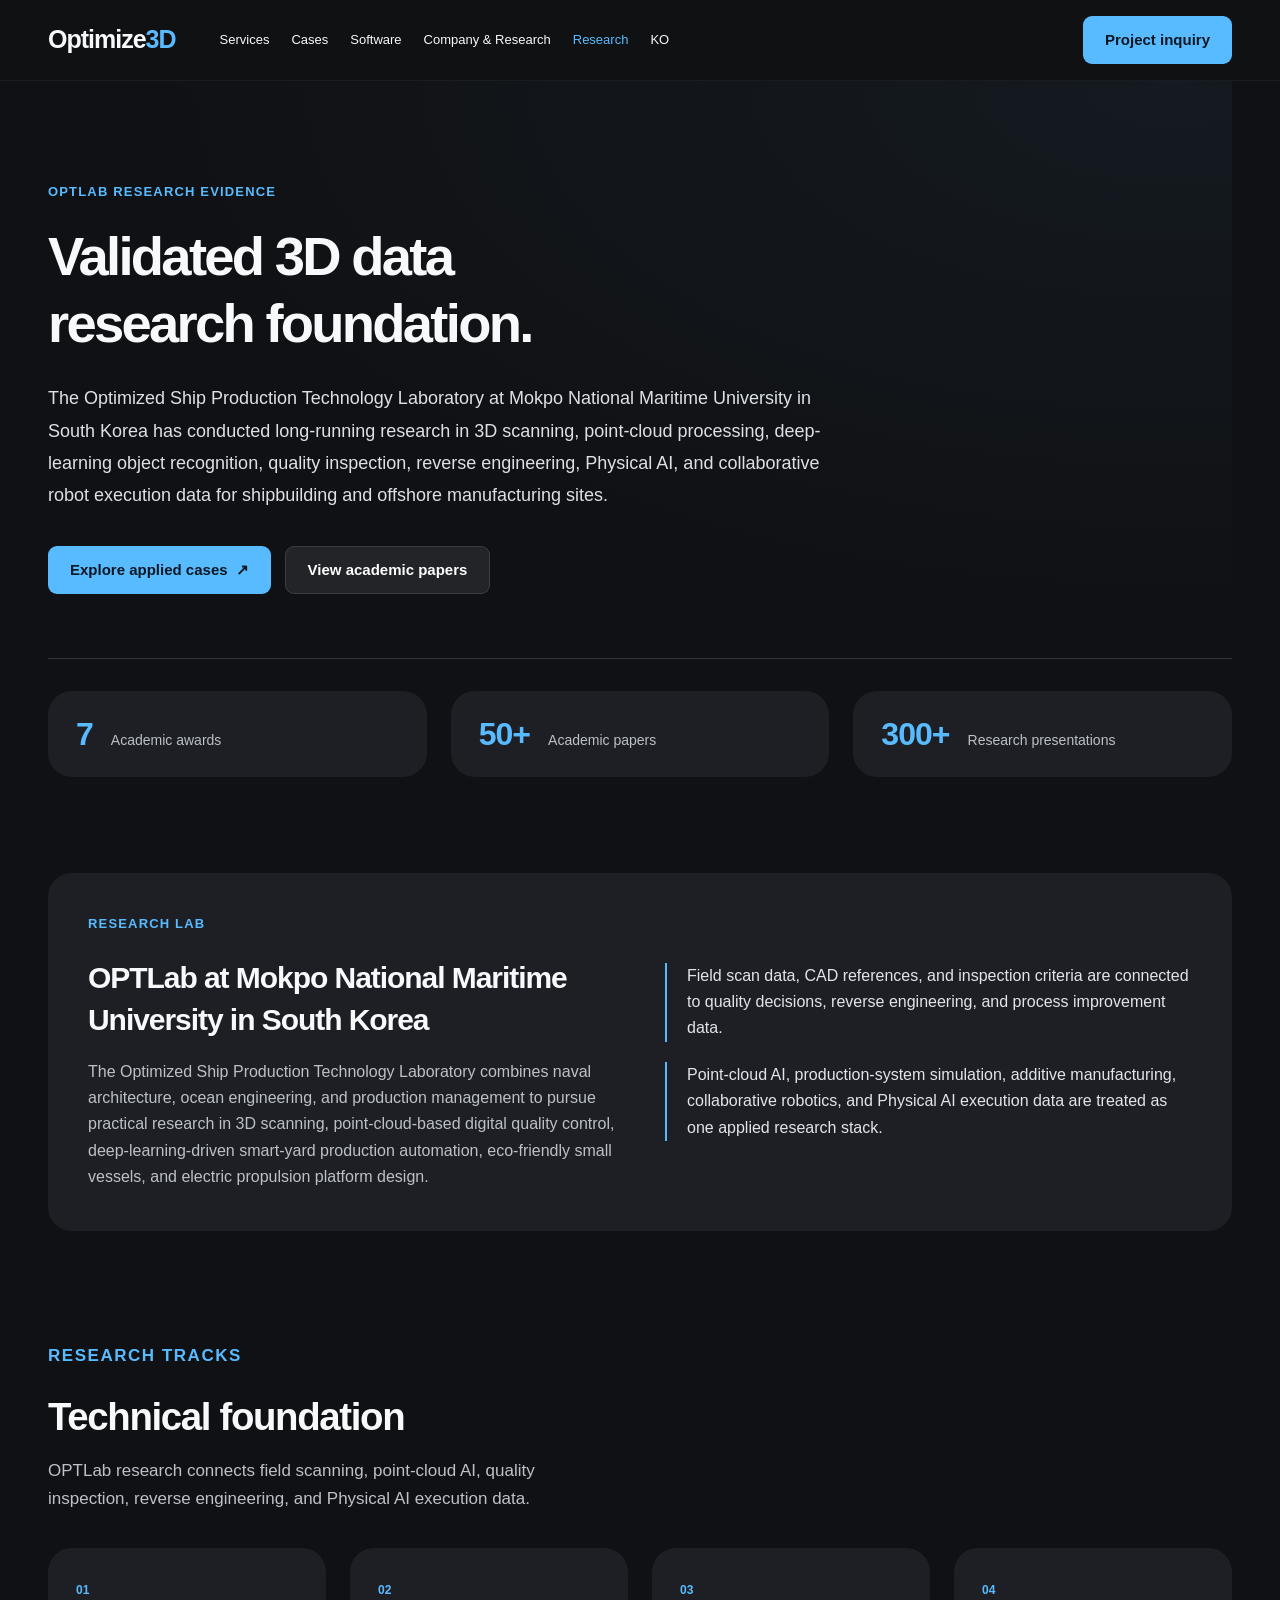
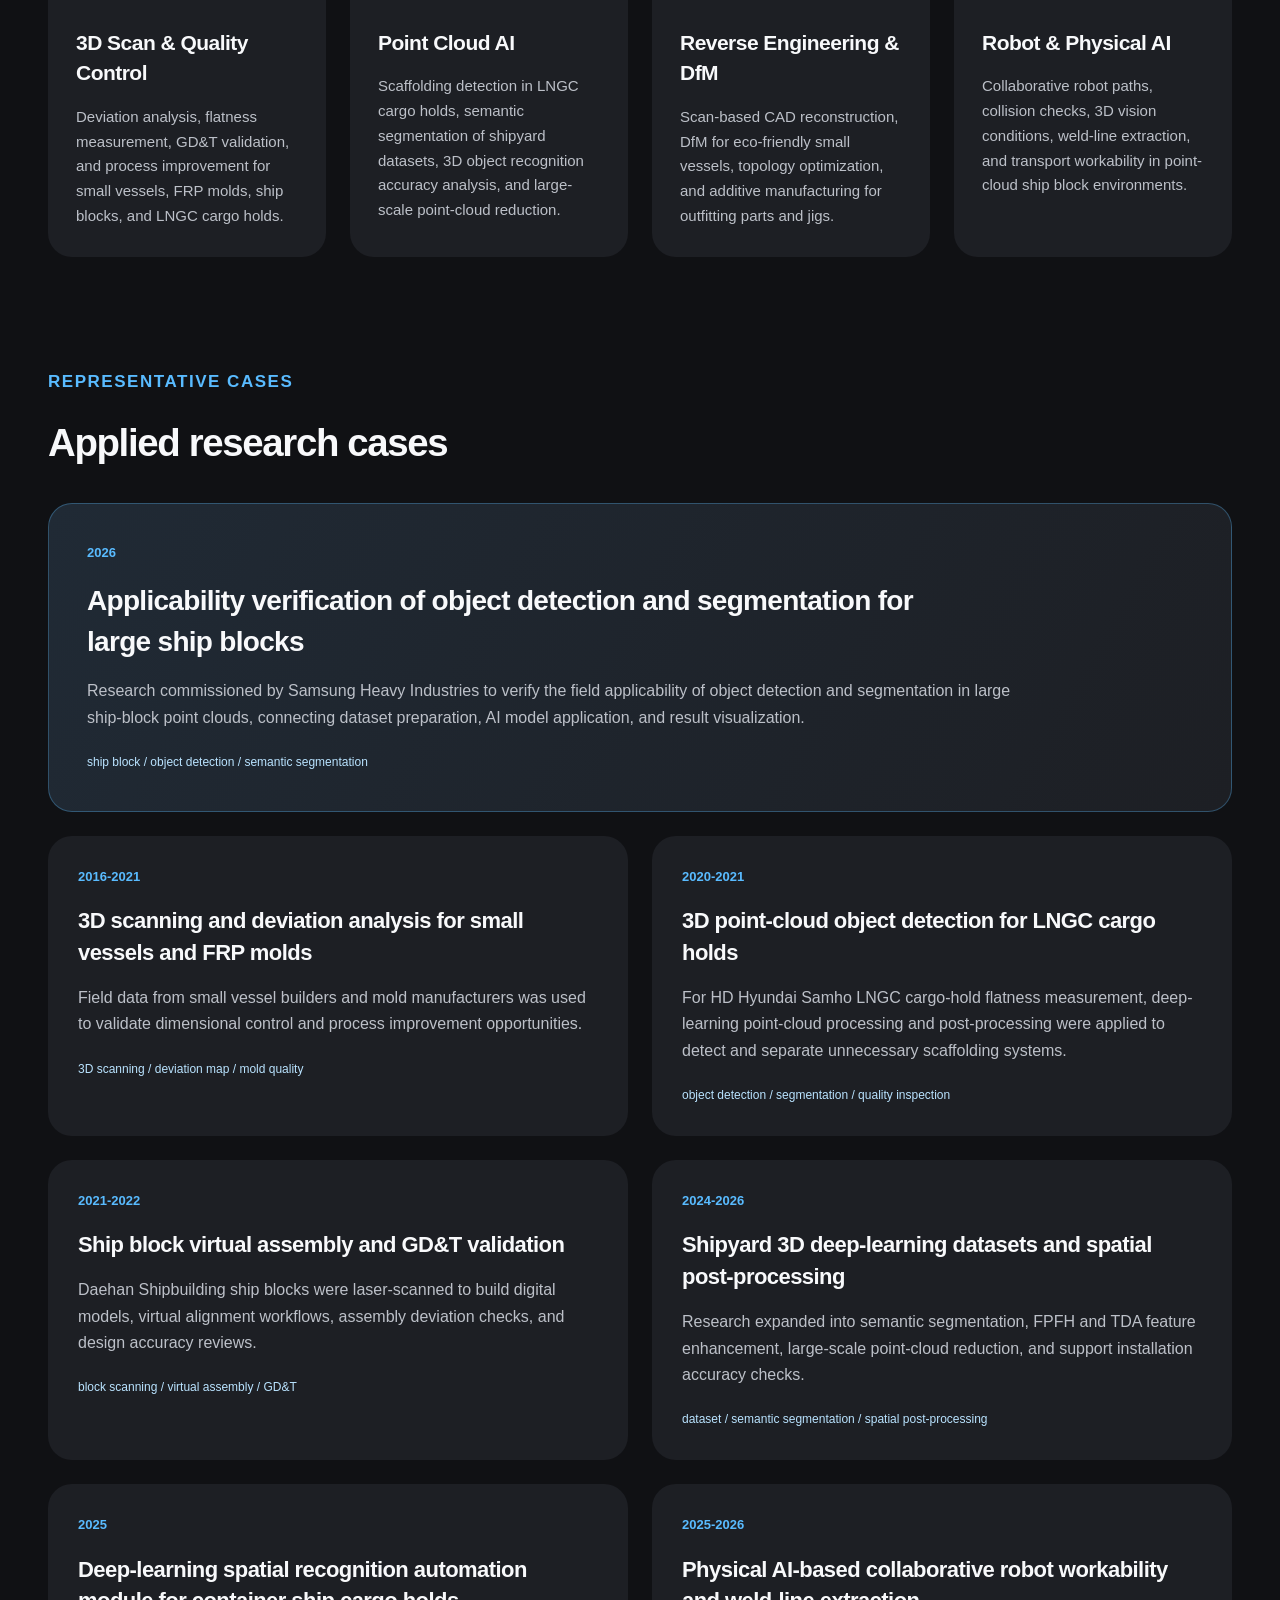
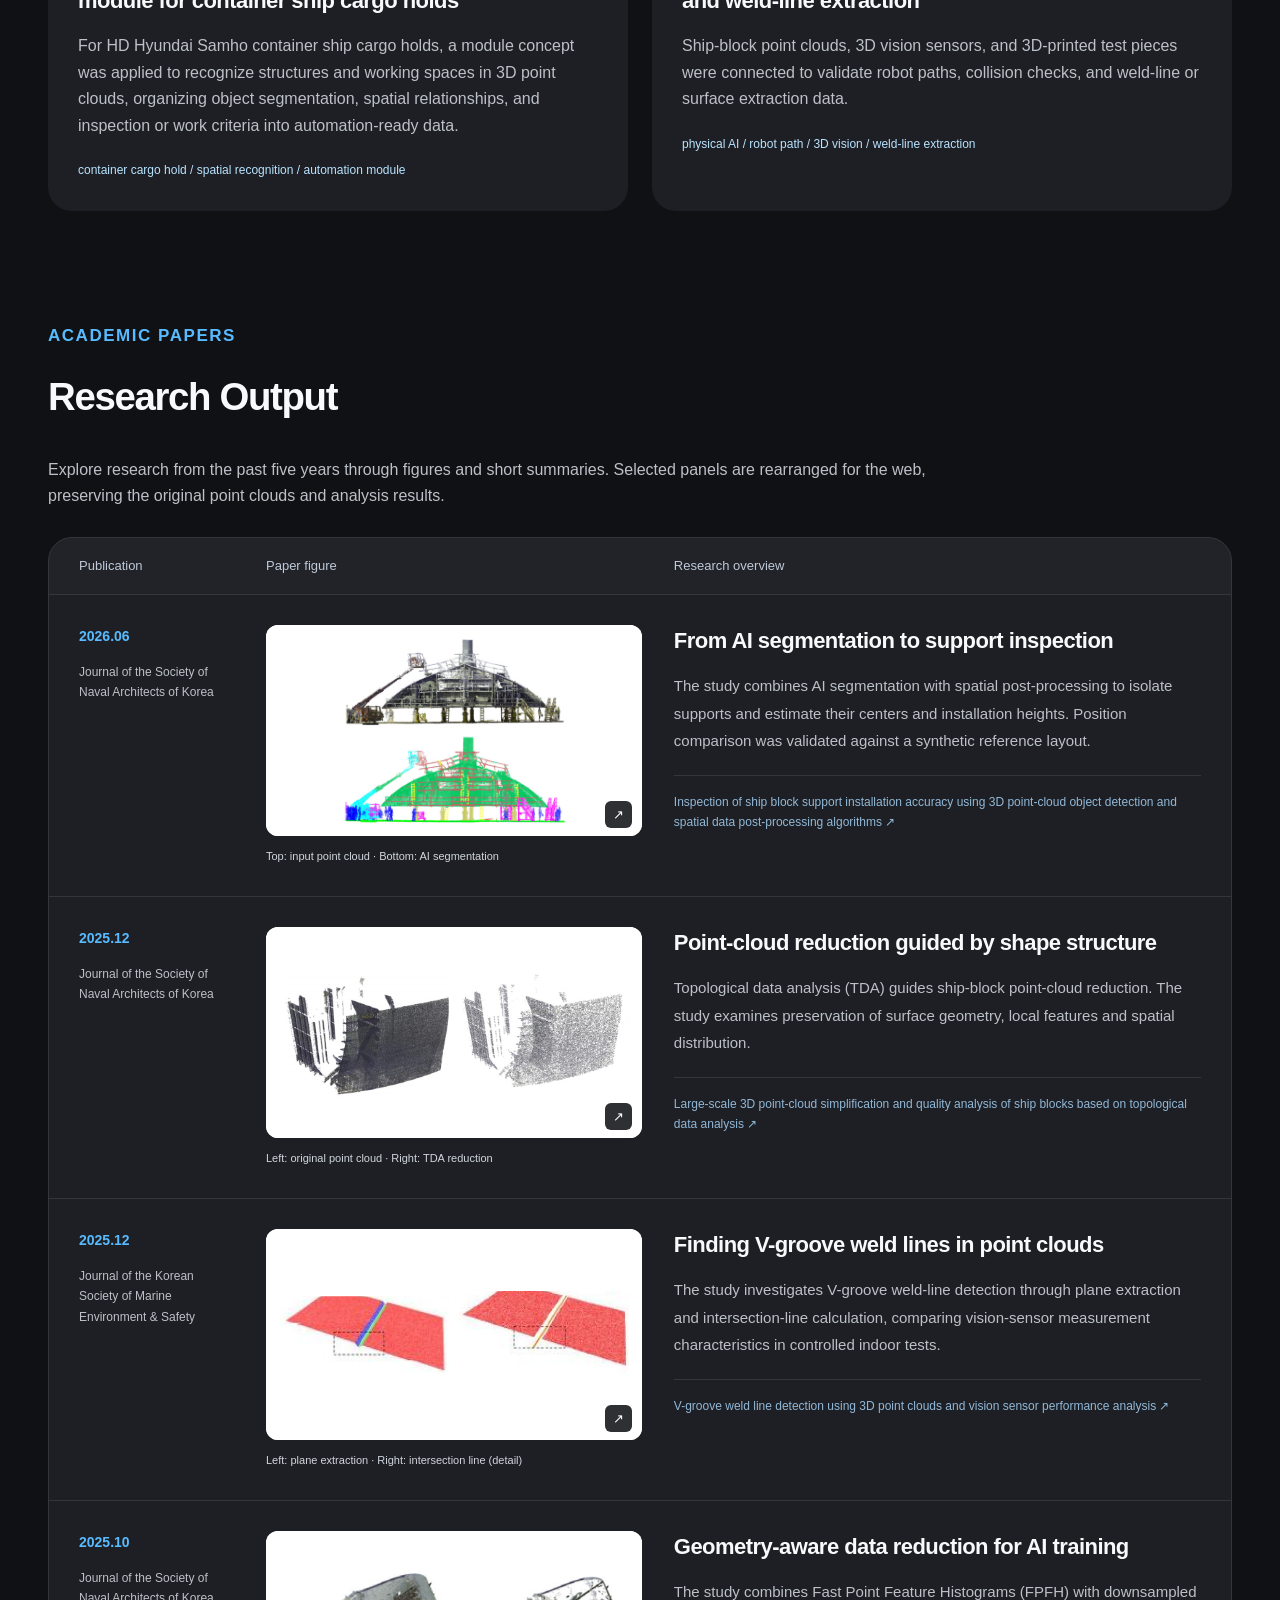
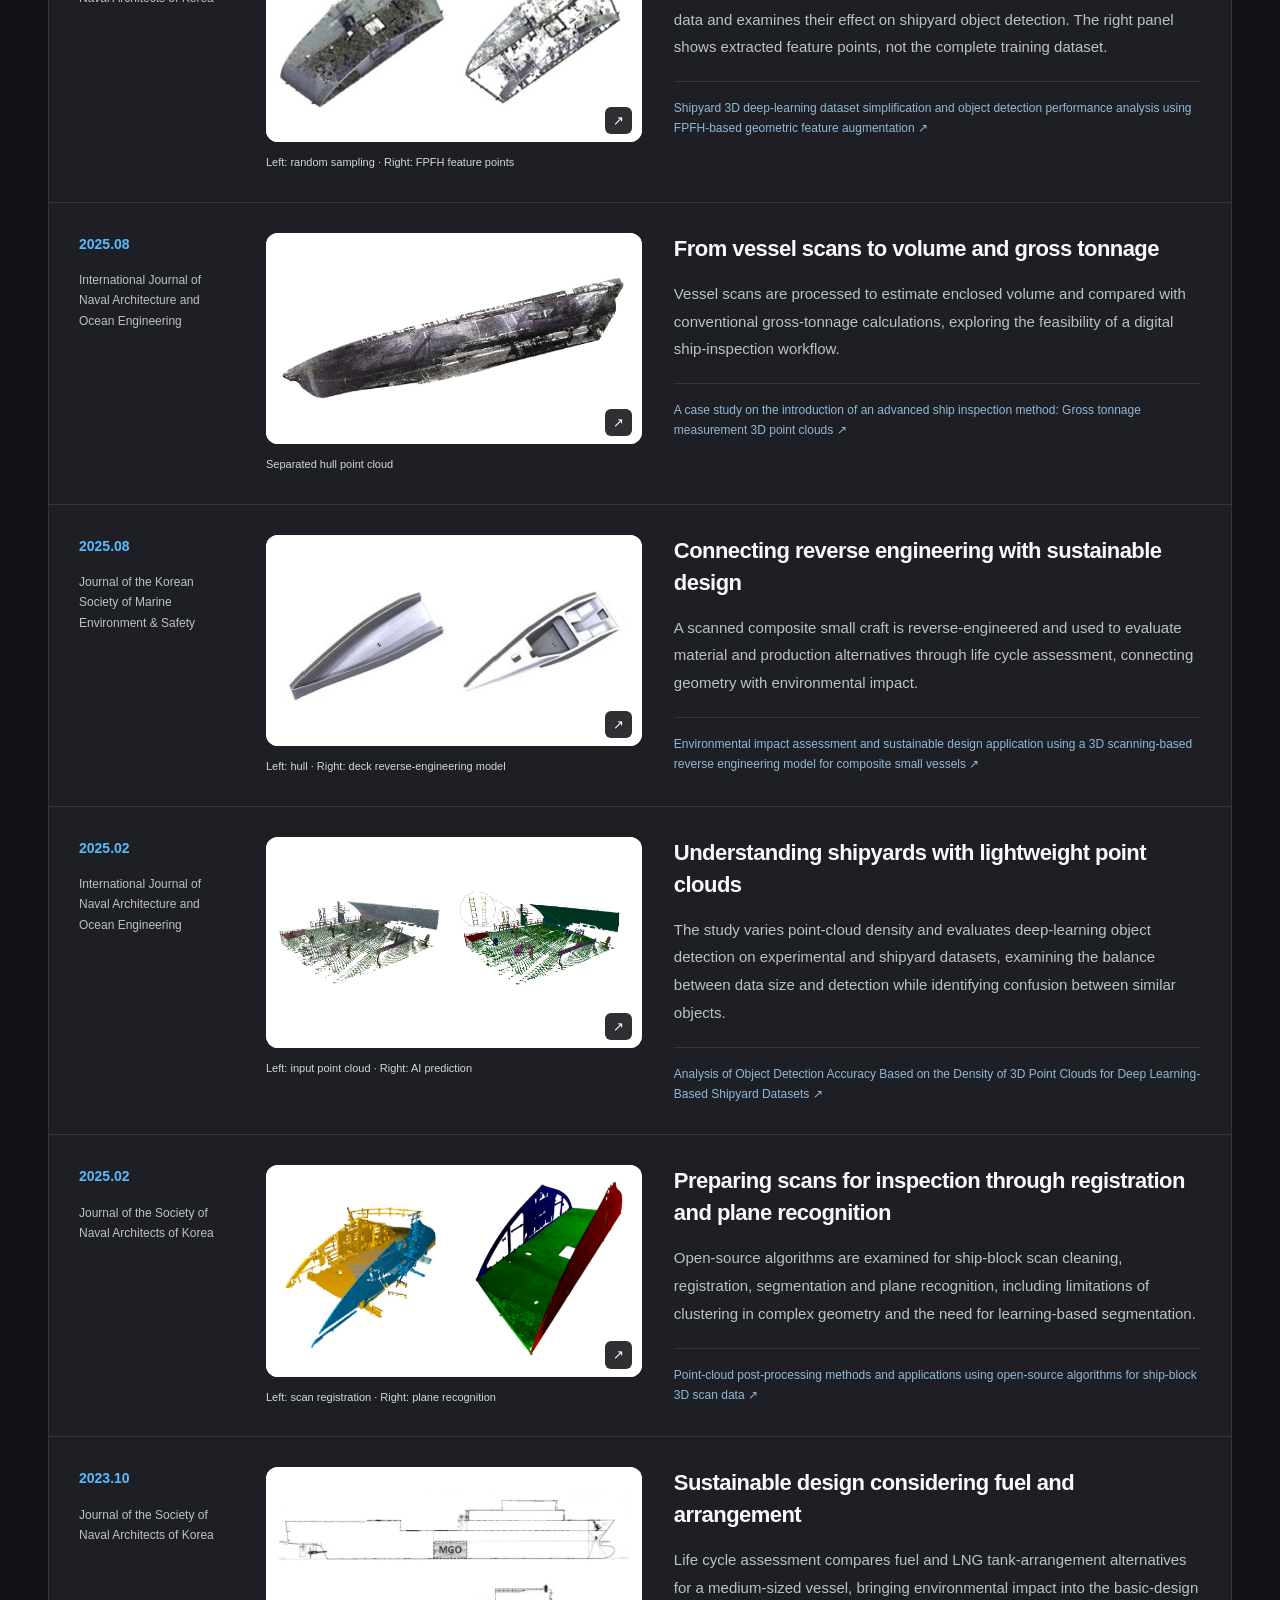
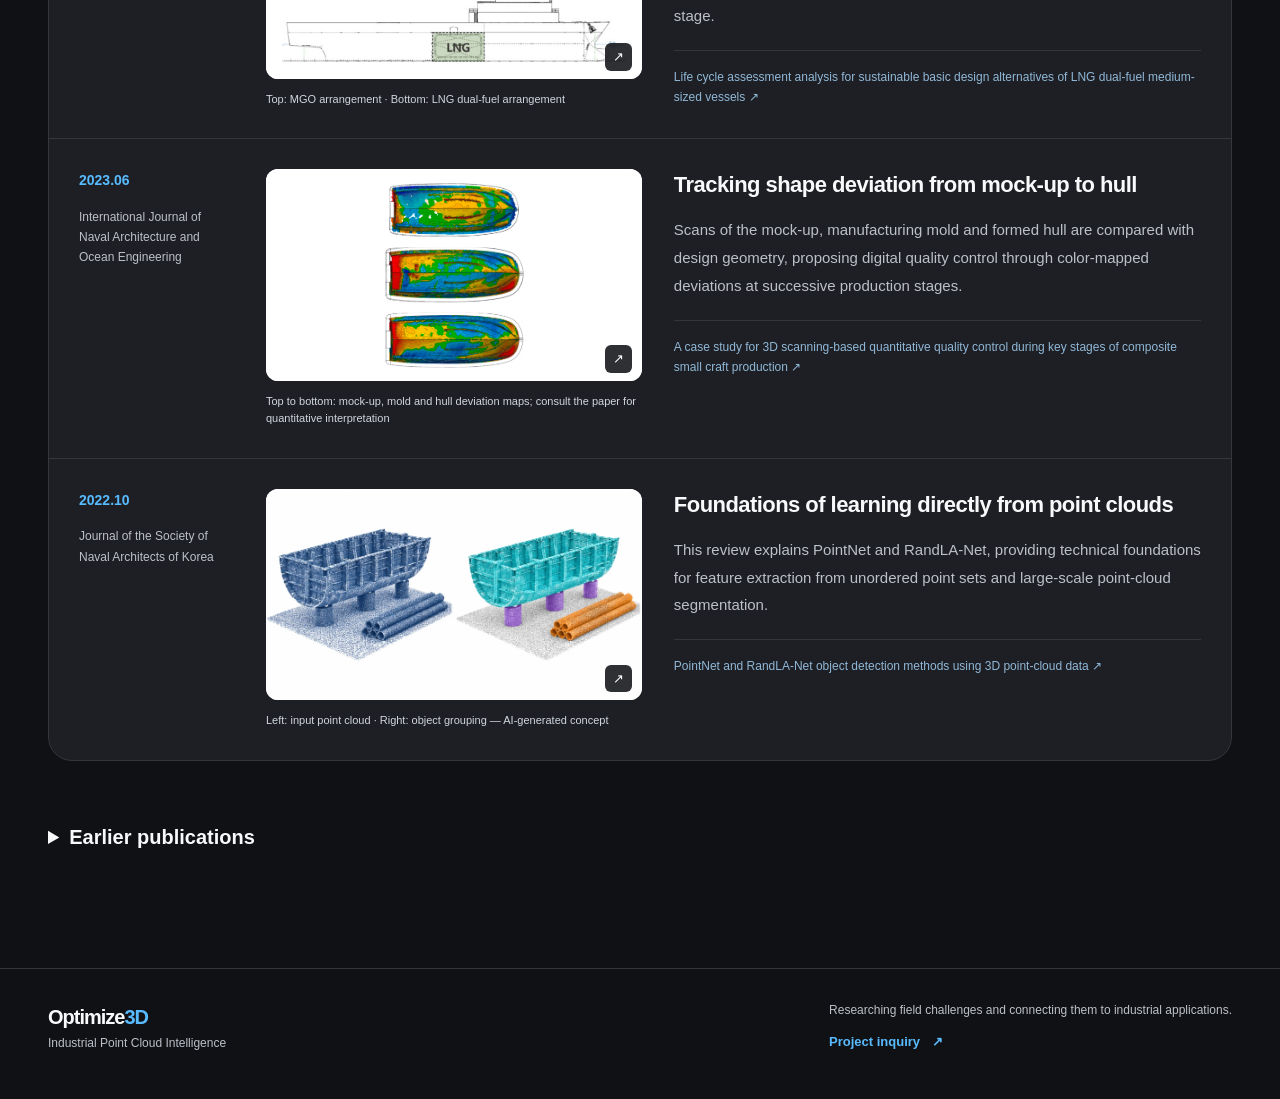
<file: en/research.html>
<!doctype html>
<html lang="en">
<head>
  <meta charset="utf-8">
  <meta name="viewport" content="width=device-width, initial-scale=1">
  <title>OPTLab Research | Optimize3D</title>
  <meta name="description" content="OPTLab research on 3D scanning, point cloud AI and industrial inspection.">
  <meta name="robots" content="index,follow">
  <link rel="canonical" href="https://optimize3d.github.io/en/research.html">
  <link rel="alternate" hreflang="ko" href="https://optimize3d.github.io/research.html">
  <link rel="alternate" hreflang="en" href="https://optimize3d.github.io/en/research.html">
  <meta property="og:type" content="article">
  <meta property="og:title" content="OPTLab Research | Optimize3D">
  <meta property="og:description" content="OPTLab research on 3D scanning, point cloud AI and industrial inspection.">
  <meta property="og:url" content="https://optimize3d.github.io/en/research.html">
  <meta property="og:image" content="https://optimize3d.github.io/assets/images/research/ai-shipyard-segmentation.jpg">
  <link rel="icon" href="../assets/brand/favicon.svg" type="image/svg+xml">
  <link rel="stylesheet" href="../assets/css/home.css?v=20261005e">
  <link rel="stylesheet" href="../assets/css/research.css?v=20261005e">
</head>
<body class="research-page">
  <a class="skip" href="#main">Skip to content</a>

  <header id="top"><nav class="nav wrap" aria-label="Primary navigation">
    <a class="brand" href="index.html">Optimize<span>3D</span></a>
    <button class="menu" aria-expanded="false" aria-controls="nav-links" type="button">Menu</button>
    <div class="links" id="nav-links">
      <a href="index.html#services">Services</a>
      <a href="index.html#cases">Cases</a>
      <a href="index.html#solutions">Software</a>
      <a href="index.html#about">Company &amp; Research</a>
      <a href="research.html" aria-current="page">Research</a>
      <a href="../research.html" lang="ko">KO</a>
      <a class="btn nav-cta" href="index.html#contact">Project inquiry</a>
    </div>
  </nav></header>

  <main id="main">
    <section class="research-hero wrap" aria-labelledby="research-title">
      <div>
        <p class="eyebrow">OPTLab Research Evidence</p>
        <h1 id="research-title">Validated 3D data<br>research foundation.</h1>
        <p>The Optimized Ship Production Technology Laboratory at Mokpo National Maritime University in South Korea has conducted long-running research in 3D scanning, point-cloud processing, deep-learning object recognition, quality inspection, reverse engineering, Physical AI, and collaborative robot execution data for shipbuilding and offshore manufacturing sites.</p>
        <div class="actions"><a class="btn" href="#cases">Explore applied cases <span aria-hidden="true">↗</span></a><a class="btn secondary" href="#publications">View academic papers</a></div>
      </div>
    </section>

    <section class="research-summary wrap" aria-label="Research evidence summary">
      <article>
        <strong>7</strong>
        <span>Academic awards</span>
      </article>
      <article>
        <strong>50+</strong>
        <span>Academic papers</span>
      </article>
      <article>
        <strong>300+</strong>
        <span>Research presentations</span>
      </article>
    </section>

    <section class="section wrap professor-section" aria-labelledby="lab-title">
      <div class="professor-card">
        <div>
          <p class="eyebrow">Research Lab</p>
          <h2 id="lab-title">OPTLab at Mokpo National Maritime University in South Korea</h2>
          <p>The Optimized Ship Production Technology Laboratory combines naval architecture, ocean engineering, and production management to pursue practical research in 3D scanning, point-cloud-based digital quality control, deep-learning-driven smart-yard production automation, eco-friendly small vessels, and electric propulsion platform design.</p>
        </div>
        <ul class="professor-list" aria-label="OPTLab research lab overview">
          <li>Field scan data, CAD references, and inspection criteria are connected to quality decisions, reverse engineering, and process improvement data.</li>
          <li>Point-cloud AI, production-system simulation, additive manufacturing, collaborative robotics, and Physical AI execution data are treated as one applied research stack.</li>
        </ul>
      </div>
    </section>

    <section class="section wrap research-section" aria-labelledby="tracks-title">
      <div class="section-head compact">
        <div>
        <p class="eyebrow">Research Tracks</p>
        <h2 id="tracks-title">Technical foundation</h2>
        <p class="lead">OPTLab research connects field scanning, point-cloud AI, quality inspection, reverse engineering, and Physical AI execution data.</p>
        </div>
      </div>
      <div class="research-track-grid">
        <article>
          <span>01</span>
          <h3>3D Scan &amp; Quality Control</h3>
          <p>Deviation analysis, flatness measurement, GD&amp;T validation, and process improvement for small vessels, FRP molds, ship blocks, and LNGC cargo holds.</p>
        </article>
        <article>
          <span>02</span>
          <h3>Point Cloud AI</h3>
          <p>Scaffolding detection in LNGC cargo holds, semantic segmentation of shipyard datasets, 3D object recognition accuracy analysis, and large-scale point-cloud reduction.</p>
        </article>
        <article>
          <span>03</span>
          <h3>Reverse Engineering &amp; DfM</h3>
          <p>Scan-based CAD reconstruction, DfM for eco-friendly small vessels, topology optimization, and additive manufacturing for outfitting parts and jigs.</p>
        </article>
        <article>
          <span>04</span>
          <h3>Robot &amp; Physical AI</h3>
          <p>Collaborative robot paths, collision checks, 3D vision conditions, weld-line extraction, and transport workability in point-cloud ship block environments.</p>
        </article>
      </div>
    </section>

    <section id="cases" class="section wrap achievement-section" aria-labelledby="cases-title">
      <div class="section-head compact">
        <div>
        <p class="eyebrow">Representative Cases</p>
        <h2 id="cases-title">Applied research cases</h2>
        </div>
      </div>
      <div class="case-list">
        <article class="case-verification" id="ship-block-verification">
          <time datetime="2026">2026</time>
          <h3>Applicability verification of object detection and segmentation for large ship blocks</h3>
          <p>Research commissioned by Samsung Heavy Industries to verify the field applicability of object detection and segmentation in large ship-block point clouds, connecting dataset preparation, AI model application, and result visualization.</p>
          <span>ship block / object detection / semantic segmentation</span>
        </article>
        <article>
          <time>2016-2021</time>
          <h3>3D scanning and deviation analysis for small vessels and FRP molds</h3>
          <p>Field data from small vessel builders and mold manufacturers was used to validate dimensional control and process improvement opportunities.</p>
          <span>3D scanning / deviation map / mold quality</span>
        </article>
        <article>
          <time>2020-2021</time>
          <h3>3D point-cloud object detection for LNGC cargo holds</h3>
          <p>For HD Hyundai Samho LNGC cargo-hold flatness measurement, deep-learning point-cloud processing and post-processing were applied to detect and separate unnecessary scaffolding systems.</p>
          <span>object detection / segmentation / quality inspection</span>
        </article>
        <article>
          <time>2021-2022</time>
          <h3>Ship block virtual assembly and GD&amp;T validation</h3>
          <p>Daehan Shipbuilding ship blocks were laser-scanned to build digital models, virtual alignment workflows, assembly deviation checks, and design accuracy reviews.</p>
          <span>block scanning / virtual assembly / GD&amp;T</span>
        </article>
        <article>
          <time>2024-2026</time>
          <h3>Shipyard 3D deep-learning datasets and spatial post-processing</h3>
          <p>Research expanded into semantic segmentation, FPFH and TDA feature enhancement, large-scale point-cloud reduction, and support installation accuracy checks.</p>
          <span>dataset / semantic segmentation / spatial post-processing</span>
        </article>
        <article>
          <time>2025</time>
          <h3>Deep-learning spatial recognition automation module for container ship cargo holds</h3>
          <p>For HD Hyundai Samho container ship cargo holds, a module concept was applied to recognize structures and working spaces in 3D point clouds, organizing object segmentation, spatial relationships, and inspection or work criteria into automation-ready data.</p>
          <span>container cargo hold / spatial recognition / automation module</span>
        </article>
        <article>
          <time>2025-2026</time>
          <h3>Physical AI-based collaborative robot workability and weld-line extraction</h3>
          <p>Ship-block point clouds, 3D vision sensors, and 3D-printed test pieces were connected to validate robot paths, collision checks, and weld-line or surface extraction data.</p>
          <span>physical AI / robot path / 3D vision / weld-line extraction</span>
        </article>
      </div>
    </section>

    <section id="publications" class="section wrap publication-section" aria-labelledby="publications-title">
      <div class="section-head compact">
        <div>
        <p class="eyebrow">Academic Papers</p>
        <h2 id="publications-title">Research Output</h2>
        </div>
      </div>
      <p class="publication-intro">Explore research from the past five years through figures and short summaries. Selected panels are rearranged for the web, preserving the original point clouds and analysis results.</p><div class="recent-publications" role="table" aria-label="Papers from the past five years"><div class="paper-table-head" role="row"><div role="columnheader">Publication</div><div role="columnheader">Paper figure</div><div role="columnheader">Research overview</div></div><div class="paper-row" role="row" id="paper-support-2026">
 <div role="cell" class="paper-meta"><time datetime="2026-06">2026.06</time><p>Journal of the Society of Naval Architects of Korea</p></div>
 <div role="cell" class="paper-visual"><a class="paper-figure-link" href="../assets/images/research/support-2026.svg" target="_blank" rel="noopener" aria-label="From AI segmentation to support inspection — Enlarge figure (new tab)"><img src="../assets/images/research/support-2026.svg" alt="Top: input point cloud · Bottom: AI segmentation" width="1600" height="900" loading="lazy"><span aria-hidden="true">↗</span></a><p class="paper-caption">Top: input point cloud · Bottom: AI segmentation</p></div>
 <div role="cell" class="paper-copy"><h3>From AI segmentation to support inspection</h3><p class="paper-summary">The study combines AI segmentation with spatial post-processing to isolate supports and estimate their centers and installation heights. Position comparison was validated against a synthetic reference layout.</p><a class="paper-title" href="https://doi.org/10.3744/SNAK.2026.63.3.191" target="_blank" rel="noopener">Inspection of ship block support installation accuracy using 3D point-cloud object detection and spatial data post-processing algorithms <span aria-hidden="true">↗</span></a></div>
</div><div class="paper-row" role="row" id="paper-tda-2025">
 <div role="cell" class="paper-meta"><time datetime="2025-12">2025.12</time><p>Journal of the Society of Naval Architects of Korea</p></div>
 <div role="cell" class="paper-visual"><a class="paper-figure-link" href="../assets/images/research/tda-2025.svg" target="_blank" rel="noopener" aria-label="Point-cloud reduction guided by shape structure — Enlarge figure (new tab)"><img src="../assets/images/research/tda-2025.svg" alt="Left: original point cloud · Right: TDA reduction" width="1600" height="900" loading="lazy"><span aria-hidden="true">↗</span></a><p class="paper-caption">Left: original point cloud · Right: TDA reduction</p></div>
 <div role="cell" class="paper-copy"><h3>Point-cloud reduction guided by shape structure</h3><p class="paper-summary">Topological data analysis (TDA) guides ship-block point-cloud reduction. The study examines preservation of surface geometry, local features and spatial distribution.</p><a class="paper-title" href="https://doi.org/10.3744/SNAK.2025.62.6.373" target="_blank" rel="noopener">Large-scale 3D point-cloud simplification and quality analysis of ship blocks based on topological data analysis <span aria-hidden="true">↗</span></a></div>
</div><div class="paper-row" role="row" id="paper-weld-2025">
 <div role="cell" class="paper-meta"><time datetime="2025-12">2025.12</time><p>Journal of the Korean Society of Marine Environment &amp; Safety</p></div>
 <div role="cell" class="paper-visual"><a class="paper-figure-link" href="../assets/images/research/weld-2025.svg" target="_blank" rel="noopener" aria-label="Finding V-groove weld lines in point clouds — Enlarge figure (new tab)"><img src="../assets/images/research/weld-2025.svg" alt="Left: plane extraction · Right: intersection line (detail)" width="1600" height="900" loading="lazy"><span aria-hidden="true">↗</span></a><p class="paper-caption">Left: plane extraction · Right: intersection line (detail)</p></div>
 <div role="cell" class="paper-copy"><h3>Finding V-groove weld lines in point clouds</h3><p class="paper-summary">The study investigates V-groove weld-line detection through plane extraction and intersection-line calculation, comparing vision-sensor measurement characteristics in controlled indoor tests.</p><a class="paper-title" href="https://doi.org/10.7837/kosomes.2025.31.6.1071" target="_blank" rel="noopener">V-groove weld line detection using 3D point clouds and vision sensor performance analysis <span aria-hidden="true">↗</span></a></div>
</div><div class="paper-row" role="row" id="paper-fpfh-2025">
 <div role="cell" class="paper-meta"><time datetime="2025-10">2025.10</time><p>Journal of the Society of Naval Architects of Korea</p></div>
 <div role="cell" class="paper-visual"><a class="paper-figure-link" href="../assets/images/research/fpfh-2025.svg" target="_blank" rel="noopener" aria-label="Geometry-aware data reduction for AI training — Enlarge figure (new tab)"><img src="../assets/images/research/fpfh-2025.svg" alt="Left: random sampling · Right: FPFH feature points" width="1600" height="900" loading="lazy"><span aria-hidden="true">↗</span></a><p class="paper-caption">Left: random sampling · Right: FPFH feature points</p></div>
 <div role="cell" class="paper-copy"><h3>Geometry-aware data reduction for AI training</h3><p class="paper-summary">The study combines Fast Point Feature Histograms (FPFH) with downsampled data and examines their effect on shipyard object detection. The right panel shows extracted feature points, not the complete training dataset.</p><a class="paper-title" href="https://doi.org/10.3744/SNAK.2025.62.5.280" target="_blank" rel="noopener">Shipyard 3D deep-learning dataset simplification and object detection performance analysis using FPFH-based geometric feature augmentation <span aria-hidden="true">↗</span></a></div>
</div><div class="paper-row" role="row" id="paper-tonnage-2025">
 <div role="cell" class="paper-meta"><time datetime="2025-08">2025.08</time><p>International Journal of Naval Architecture and Ocean Engineering</p></div>
 <div role="cell" class="paper-visual"><a class="paper-figure-link" href="../assets/images/research/tonnage-2025.svg" target="_blank" rel="noopener" aria-label="From vessel scans to volume and gross tonnage — Enlarge figure (new tab)"><img src="../assets/images/research/tonnage-2025.svg" alt="Separated hull point cloud" width="1600" height="900" loading="lazy"><span aria-hidden="true">↗</span></a><p class="paper-caption">Separated hull point cloud</p></div>
 <div role="cell" class="paper-copy"><h3>From vessel scans to volume and gross tonnage</h3><p class="paper-summary">Vessel scans are processed to estimate enclosed volume and compared with conventional gross-tonnage calculations, exploring the feasibility of a digital ship-inspection workflow.</p><a class="paper-title" href="https://doi.org/10.1016/j.ijnaoe.2025.100677" target="_blank" rel="noopener">A case study on the introduction of an advanced ship inspection method: Gross tonnage measurement 3D point clouds <span aria-hidden="true">↗</span></a></div>
</div><div class="paper-row" role="row" id="paper-reverse-2025">
 <div role="cell" class="paper-meta"><time datetime="2025-08">2025.08</time><p>Journal of the Korean Society of Marine Environment &amp; Safety</p></div>
 <div role="cell" class="paper-visual"><a class="paper-figure-link" href="../assets/images/research/reverse-2025.svg" target="_blank" rel="noopener" aria-label="Connecting reverse engineering with sustainable design — Enlarge figure (new tab)"><img src="../assets/images/research/reverse-2025.svg" alt="Left: hull · Right: deck reverse-engineering model" width="1600" height="900" loading="lazy"><span aria-hidden="true">↗</span></a><p class="paper-caption">Left: hull · Right: deck reverse-engineering model</p></div>
 <div role="cell" class="paper-copy"><h3>Connecting reverse engineering with sustainable design</h3><p class="paper-summary">A scanned composite small craft is reverse-engineered and used to evaluate material and production alternatives through life cycle assessment, connecting geometry with environmental impact.</p><a class="paper-title" href="https://doi.org/10.7837/kosomes.2025.31.4.520" target="_blank" rel="noopener">Environmental impact assessment and sustainable design application using a 3D scanning-based reverse engineering model for composite small vessels <span aria-hidden="true">↗</span></a></div>
</div><div class="paper-row" role="row" id="paper-density-2025">
 <div role="cell" class="paper-meta"><time datetime="2025-02">2025.02</time><p>International Journal of Naval Architecture and Ocean Engineering</p></div>
 <div role="cell" class="paper-visual"><a class="paper-figure-link" href="../assets/images/research/density-2025.svg" target="_blank" rel="noopener" aria-label="Understanding shipyards with lightweight point clouds — Enlarge figure (new tab)"><img src="../assets/images/research/density-2025.svg" alt="Left: input point cloud · Right: AI prediction" width="1600" height="900" loading="lazy"><span aria-hidden="true">↗</span></a><p class="paper-caption">Left: input point cloud · Right: AI prediction</p></div>
 <div role="cell" class="paper-copy"><h3>Understanding shipyards with lightweight point clouds</h3><p class="paper-summary">The study varies point-cloud density and evaluates deep-learning object detection on experimental and shipyard datasets, examining the balance between data size and detection while identifying confusion between similar objects.</p><a class="paper-title" href="https://doi.org/10.1016/j.ijnaoe.2025.100648" target="_blank" rel="noopener">Analysis of Object Detection Accuracy Based on the Density of 3D Point Clouds for Deep Learning-Based Shipyard Datasets <span aria-hidden="true">↗</span></a></div>
</div><div class="paper-row" role="row" id="paper-postprocess-2025">
 <div role="cell" class="paper-meta"><time datetime="2025-02">2025.02</time><p>Journal of the Society of Naval Architects of Korea</p></div>
 <div role="cell" class="paper-visual"><a class="paper-figure-link" href="../assets/images/research/postprocess-2025.svg" target="_blank" rel="noopener" aria-label="Preparing scans for inspection through registration and plane recognition — Enlarge figure (new tab)"><img src="../assets/images/research/postprocess-2025.svg" alt="Left: scan registration · Right: plane recognition" width="1600" height="900" loading="lazy"><span aria-hidden="true">↗</span></a><p class="paper-caption">Left: scan registration · Right: plane recognition</p></div>
 <div role="cell" class="paper-copy"><h3>Preparing scans for inspection through registration and plane recognition</h3><p class="paper-summary">Open-source algorithms are examined for ship-block scan cleaning, registration, segmentation and plane recognition, including limitations of clustering in complex geometry and the need for learning-based segmentation.</p><a class="paper-title" href="https://doi.org/10.3744/SNAK.2025.62.1.57" target="_blank" rel="noopener">Point-cloud post-processing methods and applications using open-source algorithms for ship-block 3D scan data <span aria-hidden="true">↗</span></a></div>
</div><div class="paper-row" role="row" id="paper-lca-2023">
 <div role="cell" class="paper-meta"><time datetime="2023-10">2023.10</time><p>Journal of the Society of Naval Architects of Korea</p></div>
 <div role="cell" class="paper-visual"><a class="paper-figure-link" href="../assets/images/research/lca-2023.svg" target="_blank" rel="noopener" aria-label="Sustainable design considering fuel and arrangement — Enlarge figure (new tab)"><img src="../assets/images/research/lca-2023.svg" alt="Top: MGO arrangement · Bottom: LNG dual-fuel arrangement" width="1600" height="900" loading="lazy"><span aria-hidden="true">↗</span></a><p class="paper-caption">Top: MGO arrangement · Bottom: LNG dual-fuel arrangement</p></div>
 <div role="cell" class="paper-copy"><h3>Sustainable design considering fuel and arrangement</h3><p class="paper-summary">Life cycle assessment compares fuel and LNG tank-arrangement alternatives for a medium-sized vessel, bringing environmental impact into the basic-design stage.</p><a class="paper-title" href="https://doi.org/10.3744/SNAK.2023.60.5.358" target="_blank" rel="noopener">Life cycle assessment analysis for sustainable basic design alternatives of LNG dual-fuel medium-sized vessels <span aria-hidden="true">↗</span></a></div>
</div><div class="paper-row" role="row" id="paper-quality-2023">
 <div role="cell" class="paper-meta"><time datetime="2023-06">2023.06</time><p>International Journal of Naval Architecture and Ocean Engineering</p></div>
 <div role="cell" class="paper-visual"><a class="paper-figure-link" href="../assets/images/research/quality-2023.svg" target="_blank" rel="noopener" aria-label="Tracking shape deviation from mock-up to hull — Enlarge figure (new tab)"><img src="../assets/images/research/quality-2023.svg" alt="Top to bottom: mock-up, mold and hull deviation maps; consult the paper for quantitative interpretation" width="1600" height="900" loading="lazy"><span aria-hidden="true">↗</span></a><p class="paper-caption">Top to bottom: mock-up, mold and hull deviation maps; consult the paper for quantitative interpretation</p></div>
 <div role="cell" class="paper-copy"><h3>Tracking shape deviation from mock-up to hull</h3><p class="paper-summary">Scans of the mock-up, manufacturing mold and formed hull are compared with design geometry, proposing digital quality control through color-mapped deviations at successive production stages.</p><a class="paper-title" href="https://doi.org/10.1016/j.ijnaoe.2023.100534" target="_blank" rel="noopener">A case study for 3D scanning-based quantitative quality control during key stages of composite small craft production <span aria-hidden="true">↗</span></a></div>
</div><div class="paper-row" role="row" id="paper-pointnet-2022">
 <div role="cell" class="paper-meta"><time datetime="2022-10">2022.10</time><p>Journal of the Society of Naval Architects of Korea</p></div>
 <div role="cell" class="paper-visual"><a class="paper-figure-link" href="../assets/images/research/pointnet-2022-concept-v1.webp" target="_blank" rel="noopener" aria-label="Enlarge image"><img src="../assets/images/research/pointnet-2022-concept-v1.webp" width="1672" height="941" alt="AI-generated concept illustrating point-cloud object grouping with distinct colors" loading="lazy"><span aria-hidden="true">↗</span></a><p class="paper-caption">Left: input point cloud · Right: object grouping — AI-generated concept</p></div>
 <div role="cell" class="paper-copy"><h3>Foundations of learning directly from point clouds</h3><p class="paper-summary">This review explains PointNet and RandLA-Net, providing technical foundations for feature extraction from unordered point sets and large-scale point-cloud segmentation.</p><a class="paper-title" href="https://doi.org/10.3744/SNAK.2022.59.5.330" target="_blank" rel="noopener">PointNet and RandLA-Net object detection methods using 3D point-cloud data <span aria-hidden="true">↗</span></a></div>
</div></div><details class="publication-archive"><summary>Earlier publications</summary><div class="publication-table" role="table" aria-label="Earlier academic papers" data-publication-table data-locale="en"></div></details>
    </section>

  </main>

  <footer><div class="footer-inner wrap"><div><a class="brand" href="index.html">Optimize<span>3D</span></a><p>Industrial Point Cloud Intelligence</p></div><div><p>Researching field challenges and connecting them to industrial applications.</p><a class="text-link" href="index.html#contact">Project inquiry <span aria-hidden="true">↗</span></a></div></div></footer>

  <script src="../assets/js/research-publications.js?v=20261005e"></script>
  <script src="../assets/js/home.js?v=20261004b" defer></script>
</body>
</html>
</file>
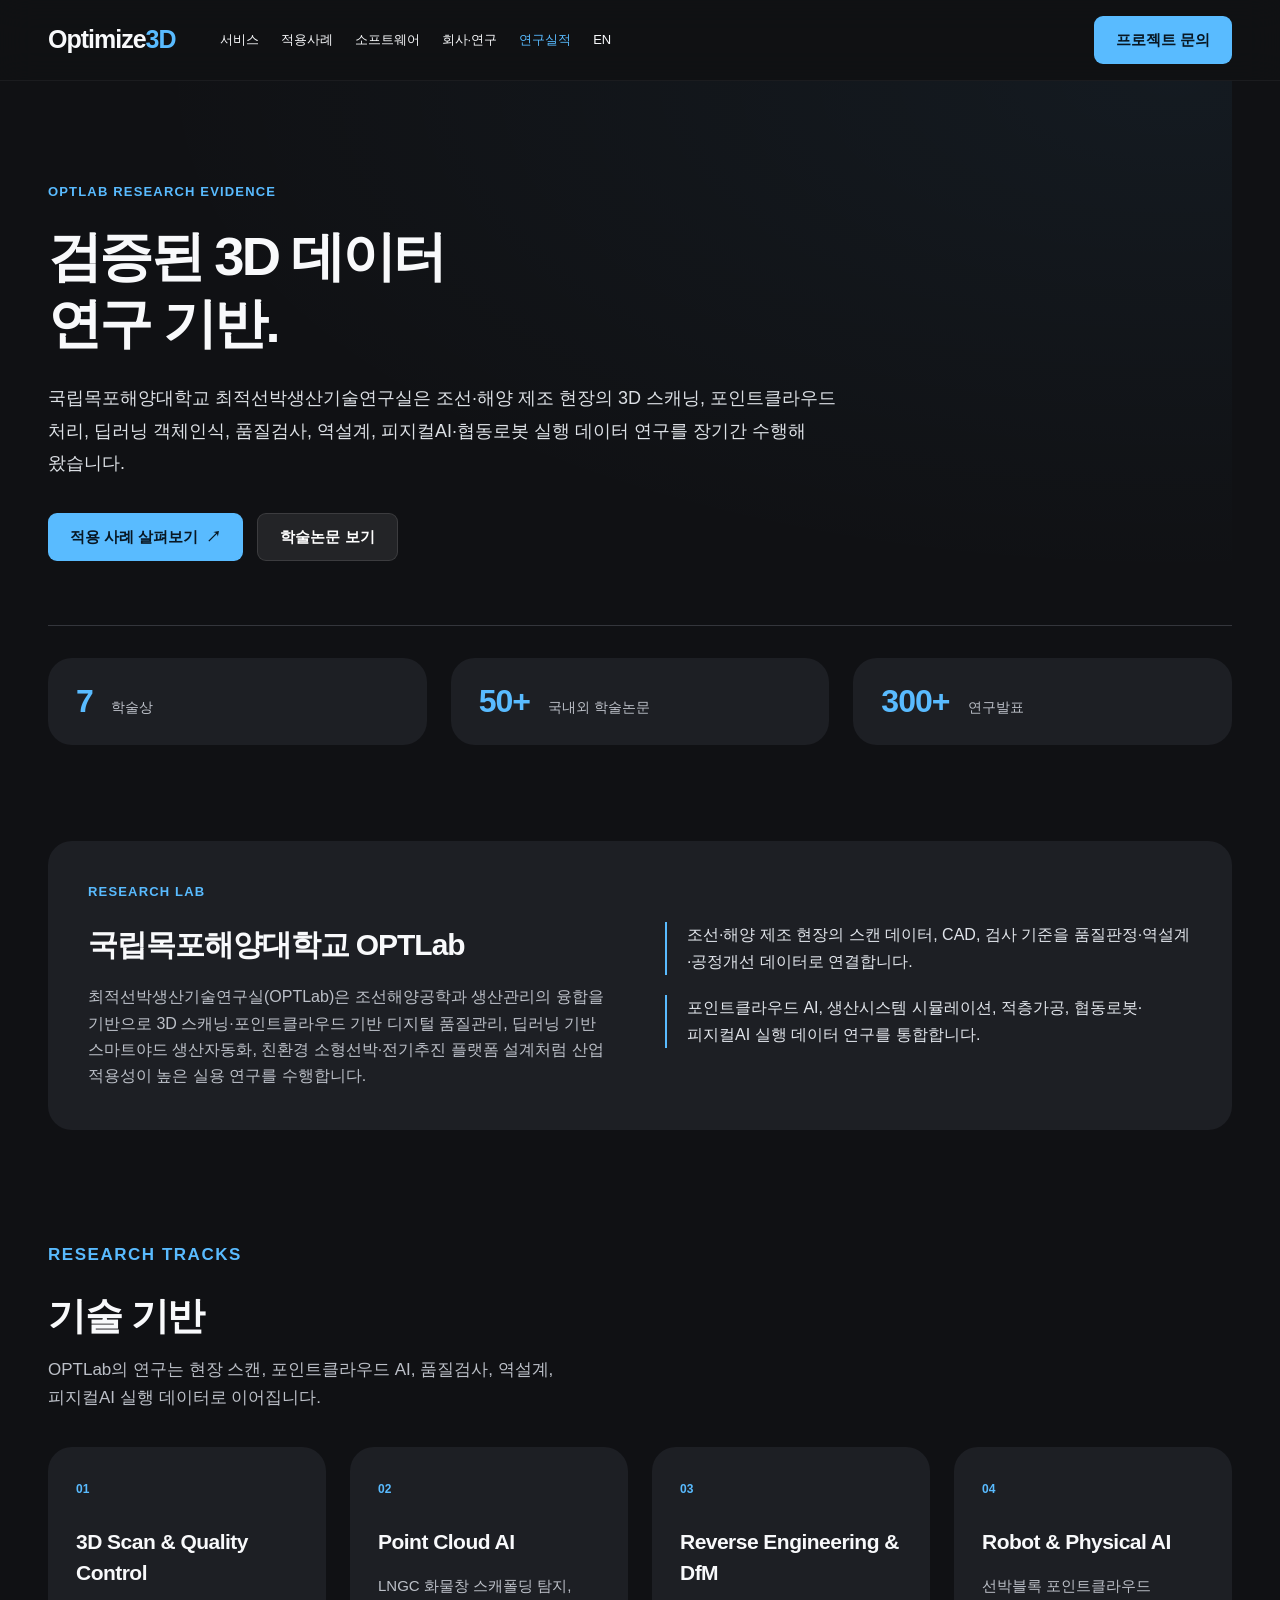
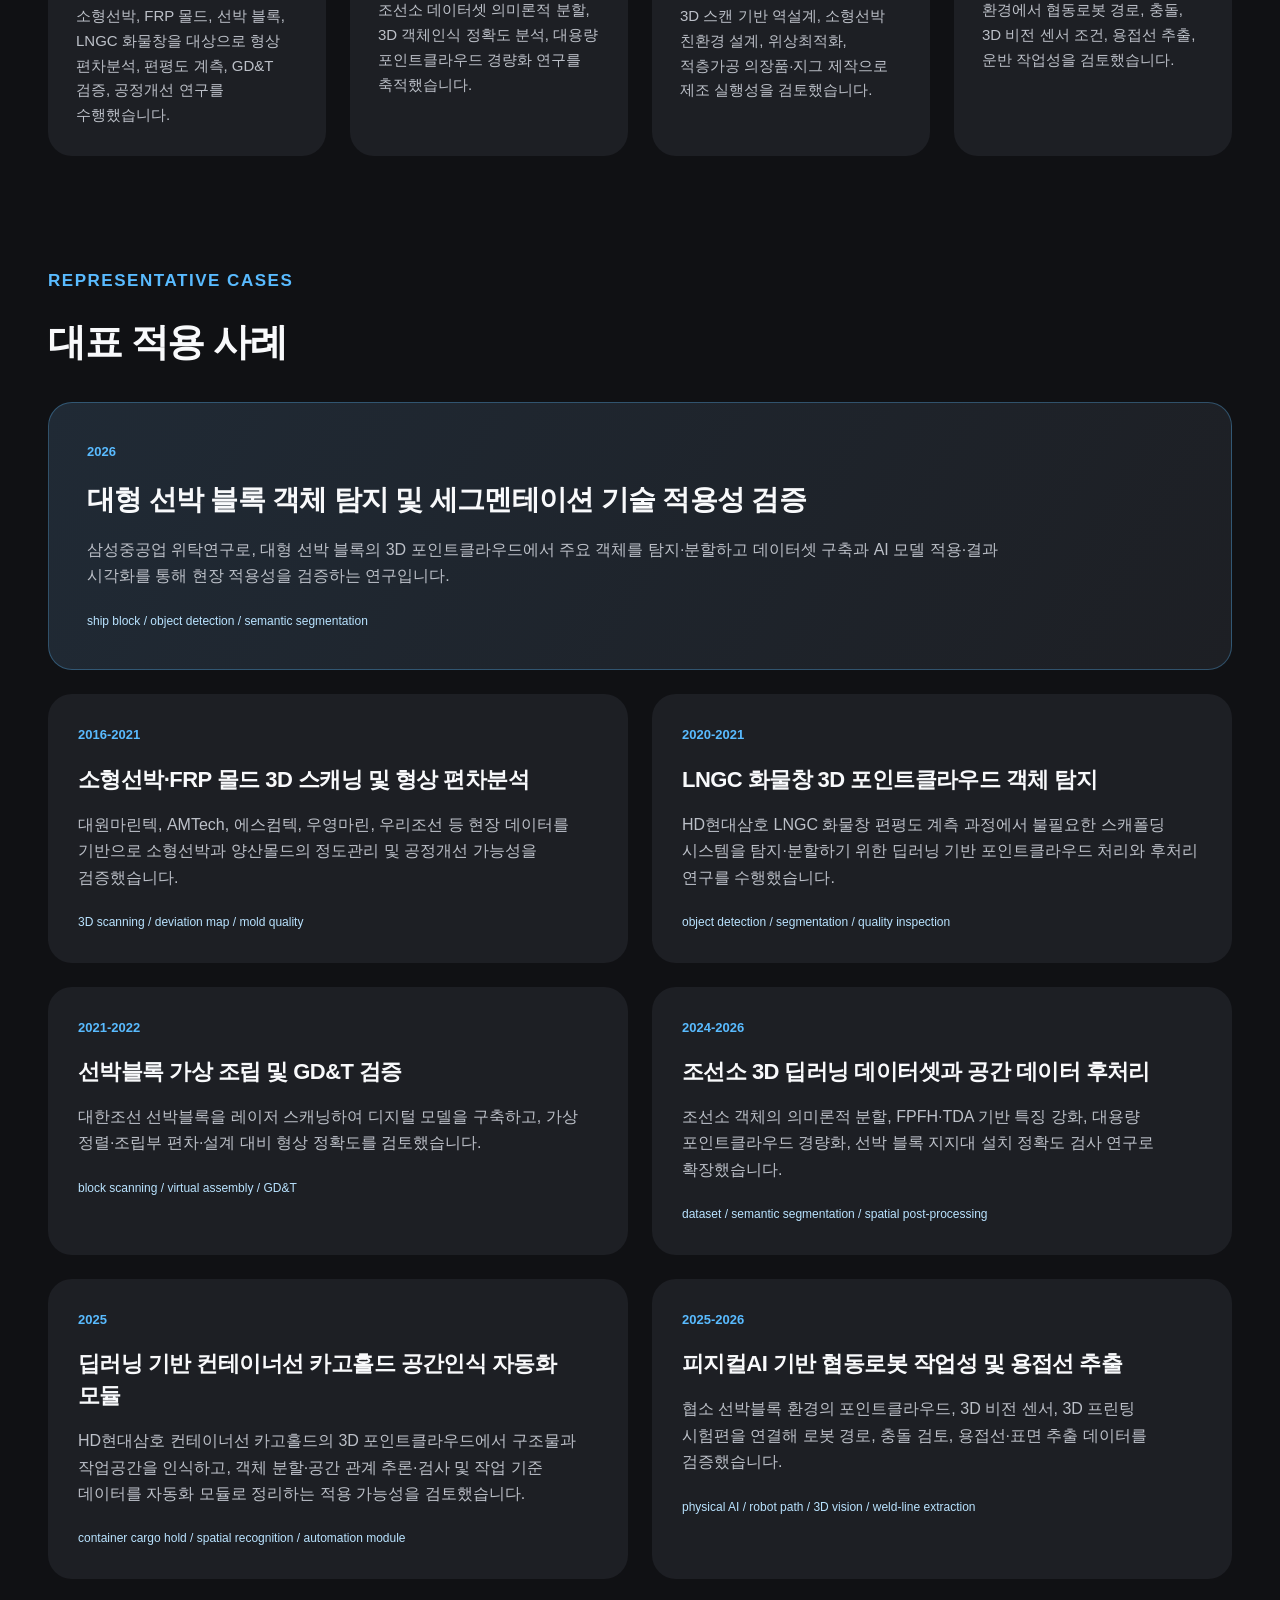
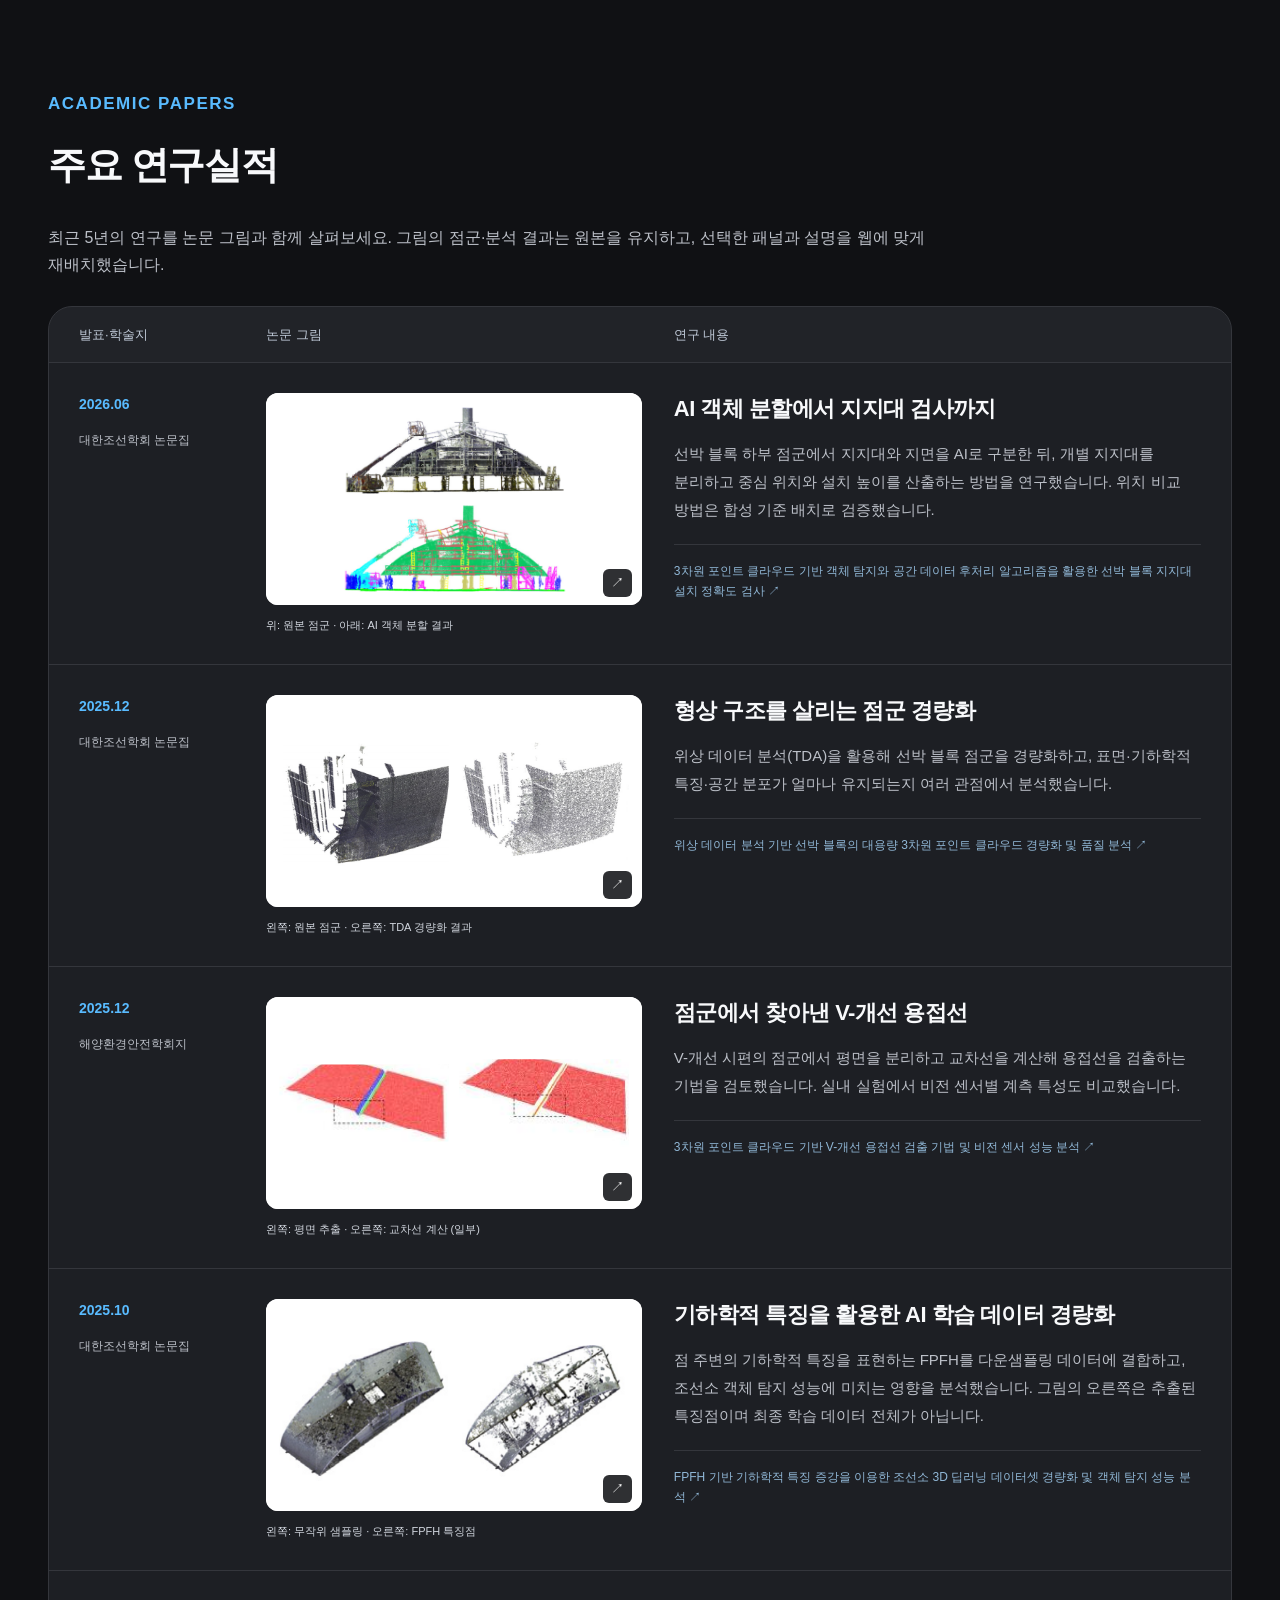
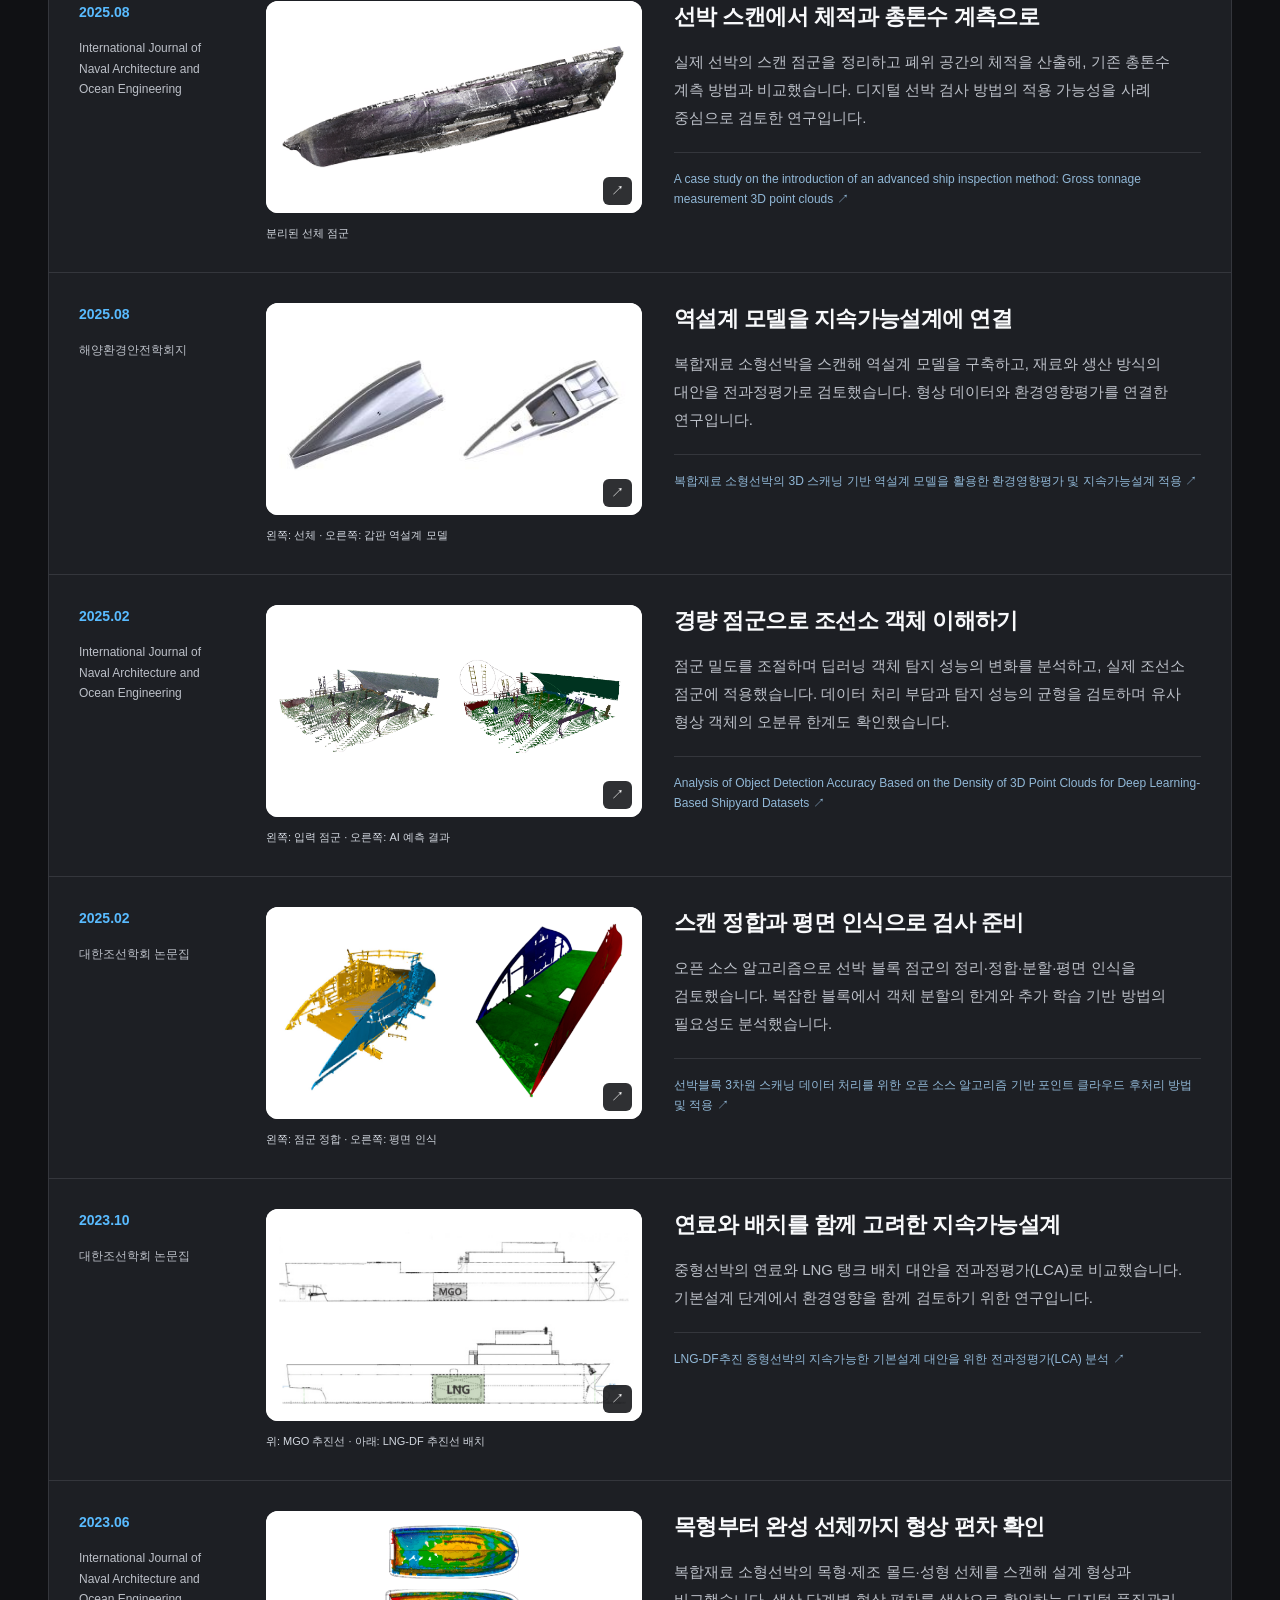
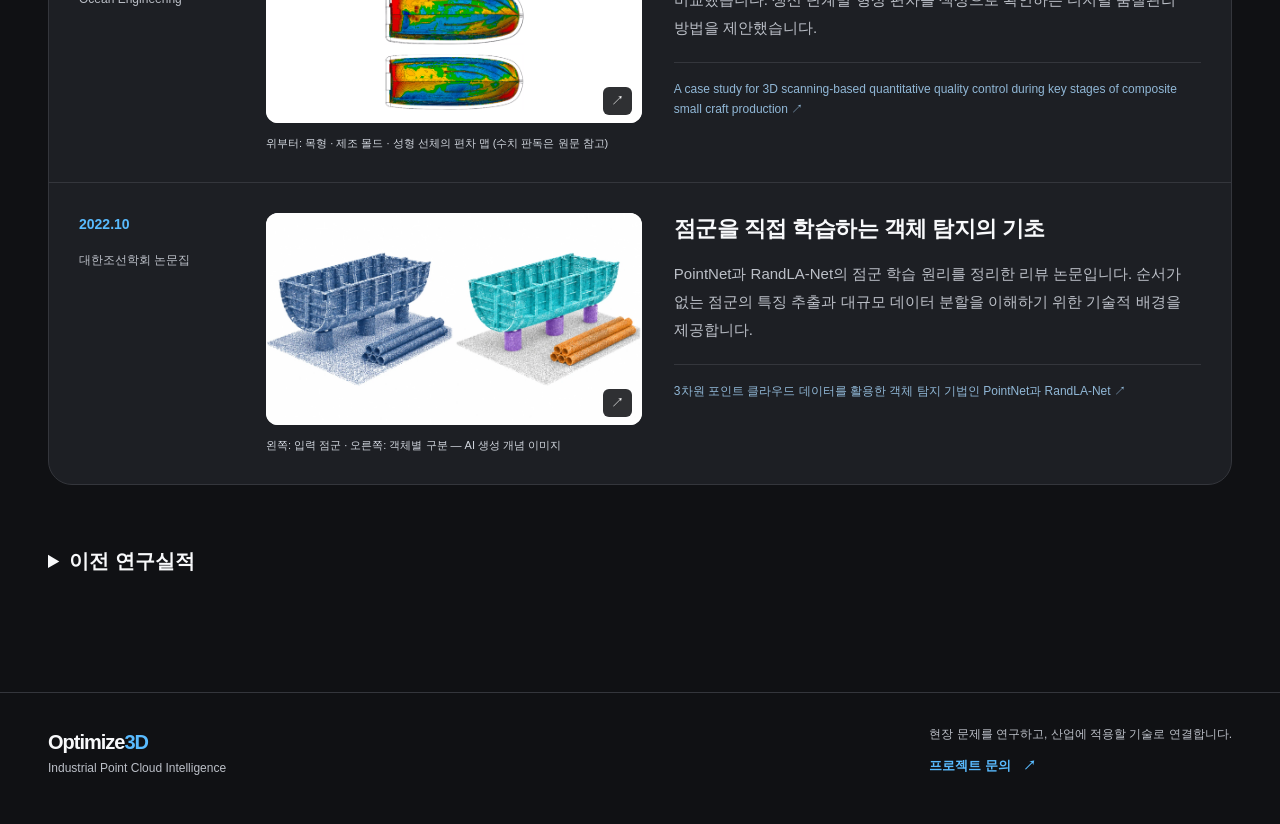
<file: homepage/research.html>
<!doctype html>
<html lang="ko">
<head>
  <meta charset="utf-8">
  <meta name="viewport" content="width=device-width, initial-scale=1">
  <title>Optimize3D — 주소가 변경되었습니다</title>
  <link rel="canonical" href="https://optimize3d.github.io/research.html">
  <script>
    // Keep campaign parameters and section links when moving existing bookmarks.
    window.location.replace("/research.html" + window.location.search + window.location.hash);
  </script>
  <meta http-equiv="refresh" content="0; url=/research.html">
</head>
<body>
  <p>홈페이지 주소가 변경되었습니다. 새 Optimize3D 홈페이지로 이동합니다.</p>
  <p><a href="/research.html">Optimize3D</a></p>
</body>
</html>
</file>
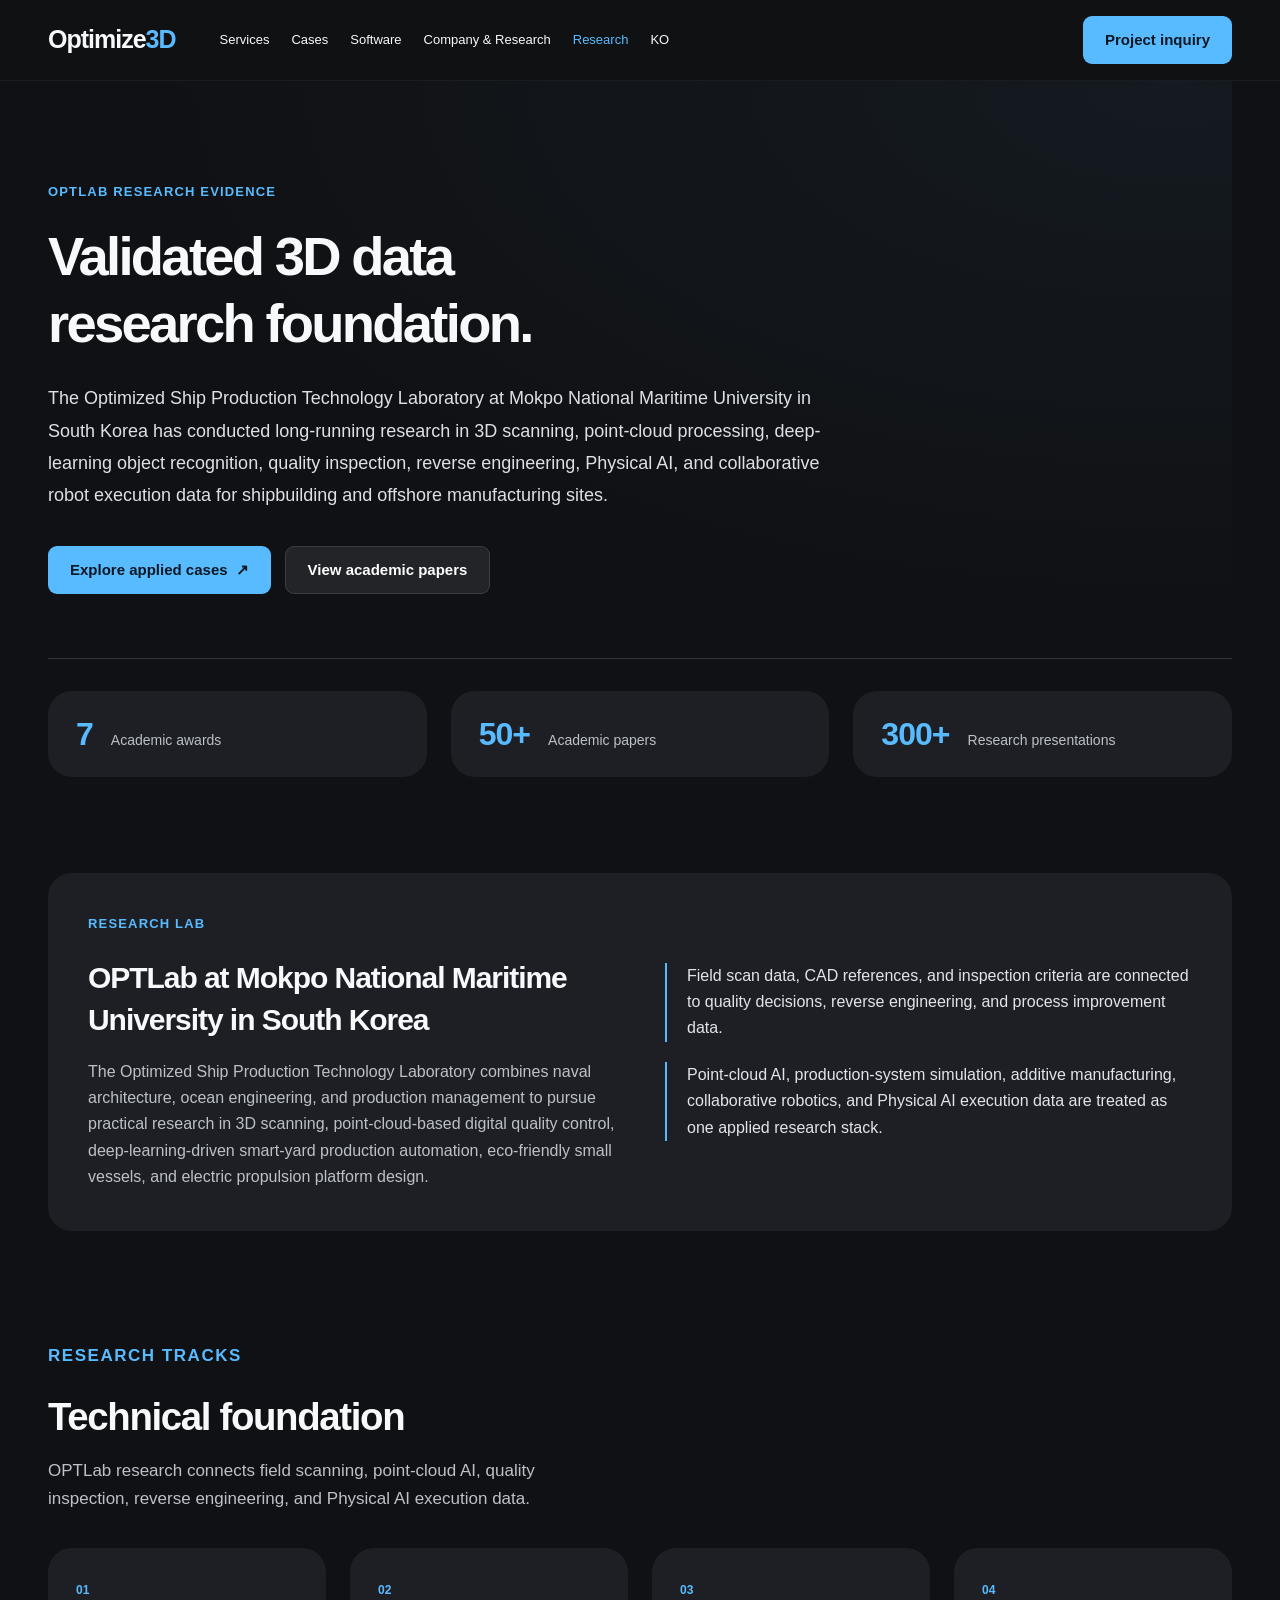
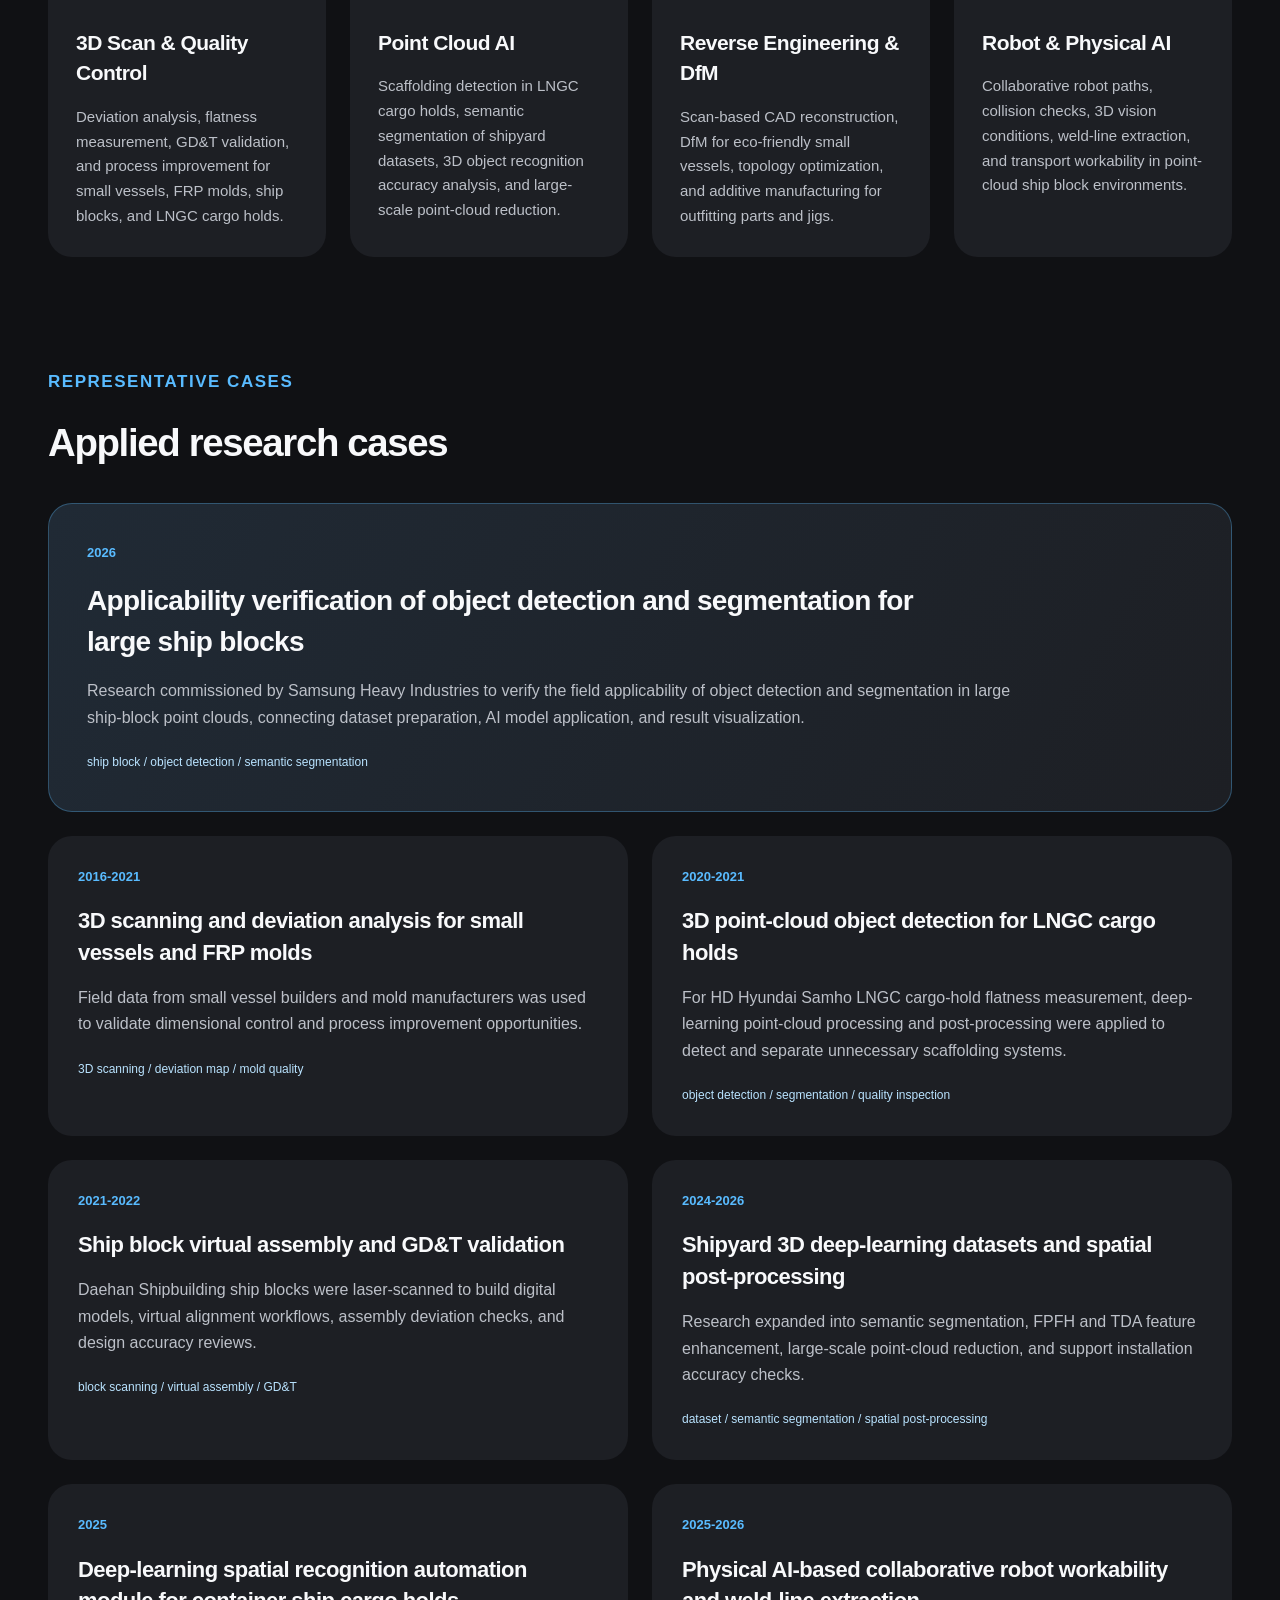
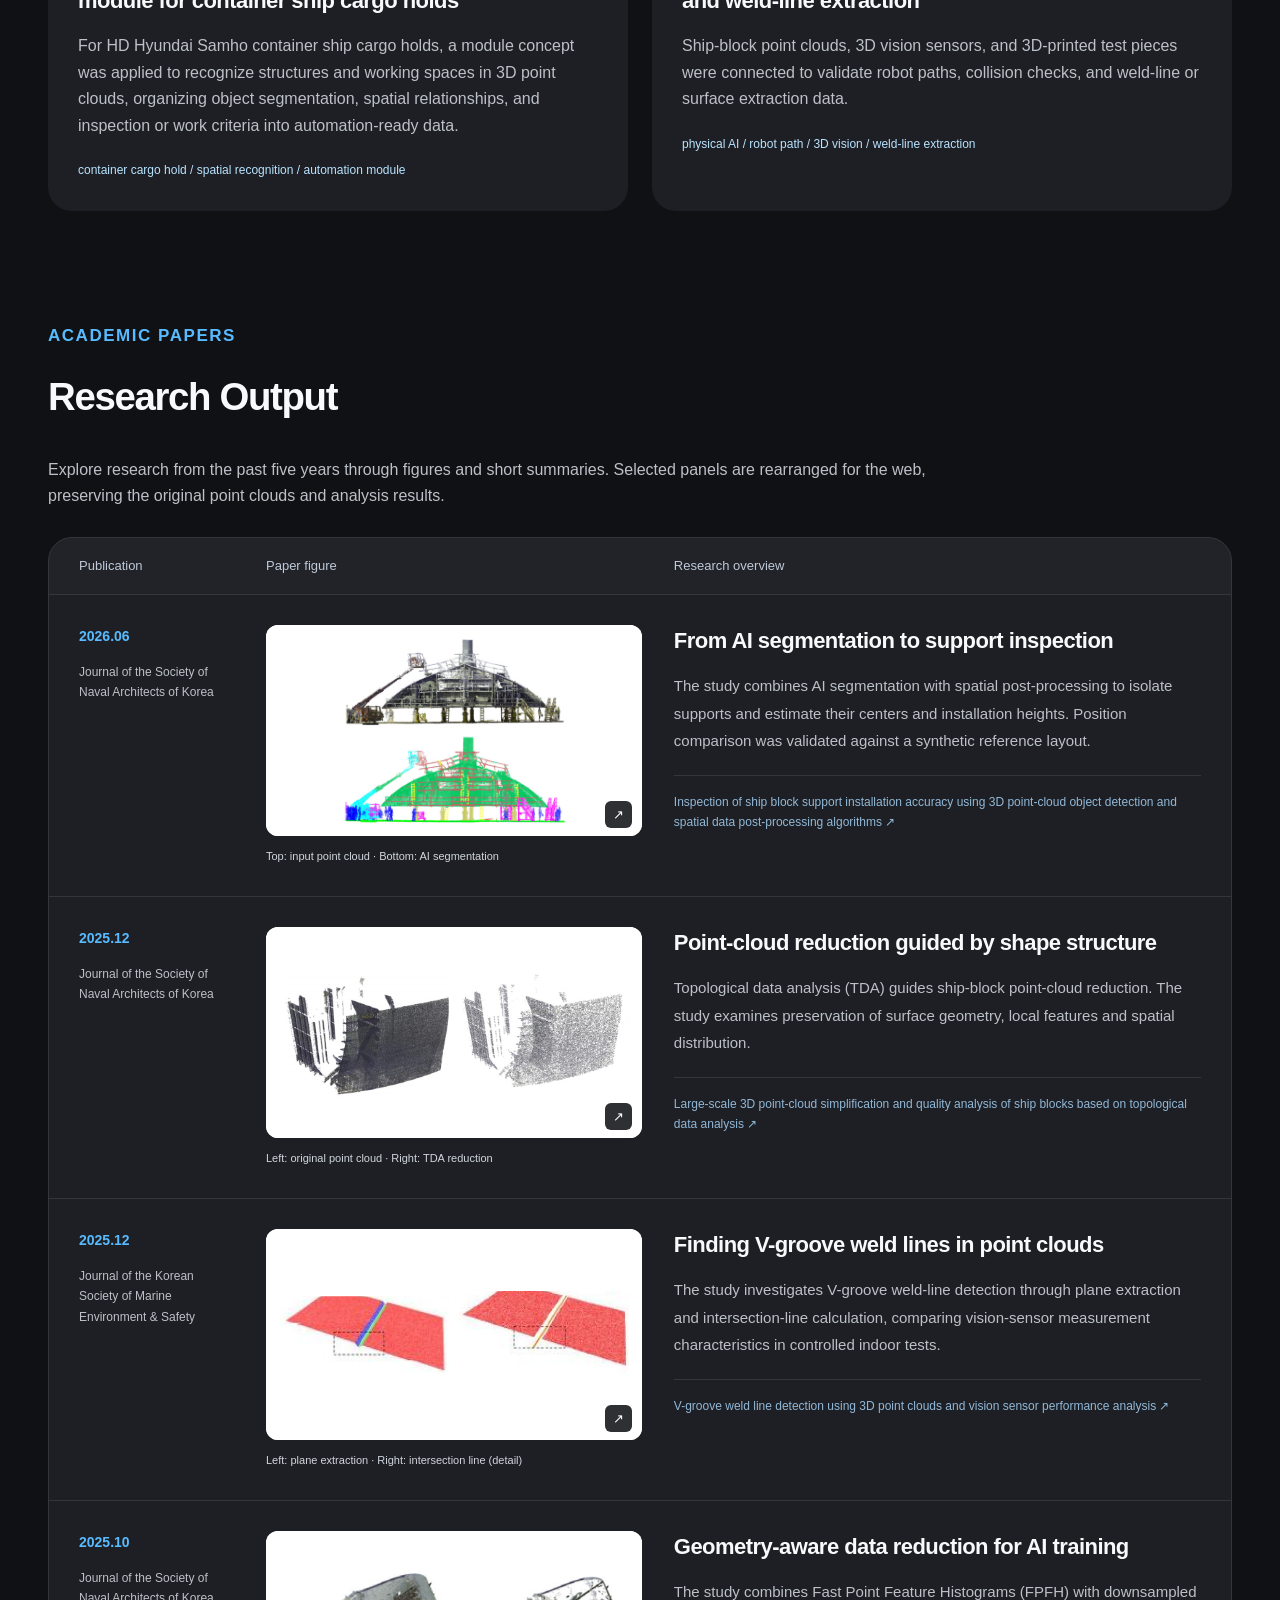
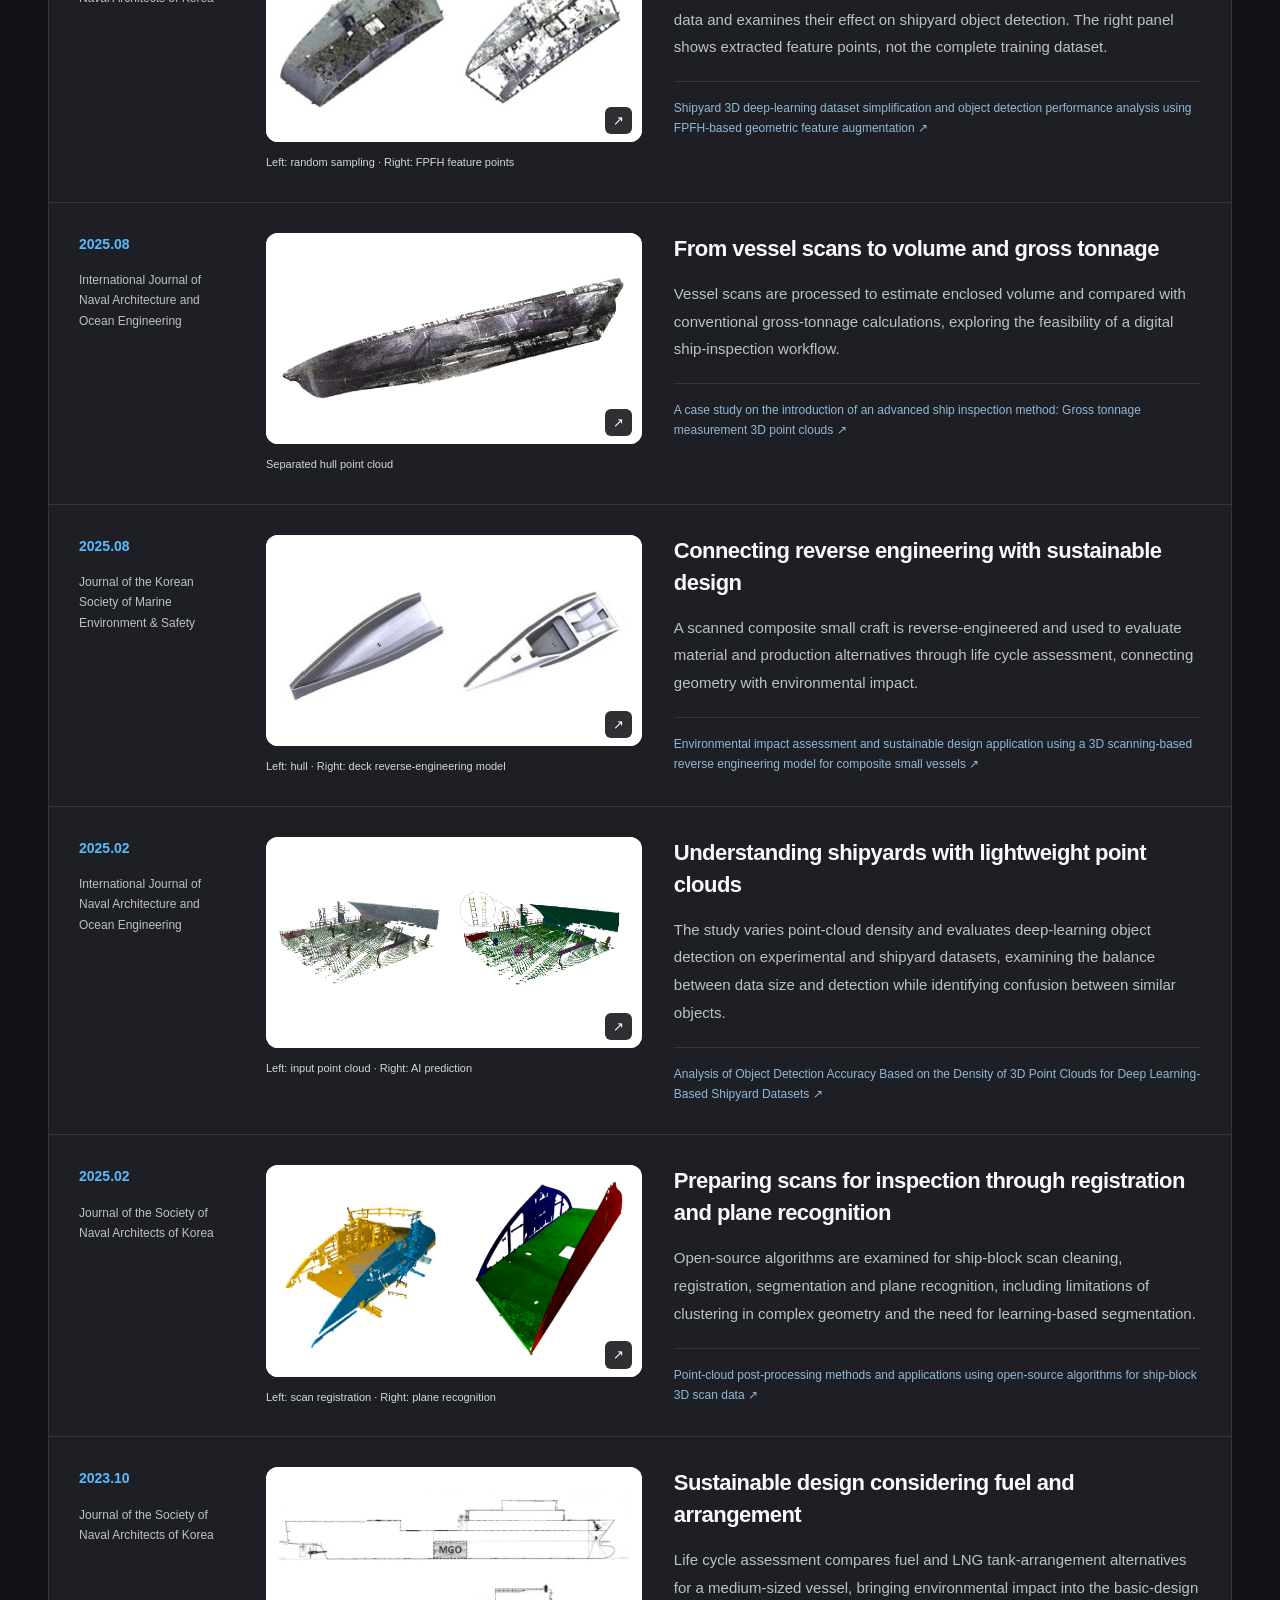
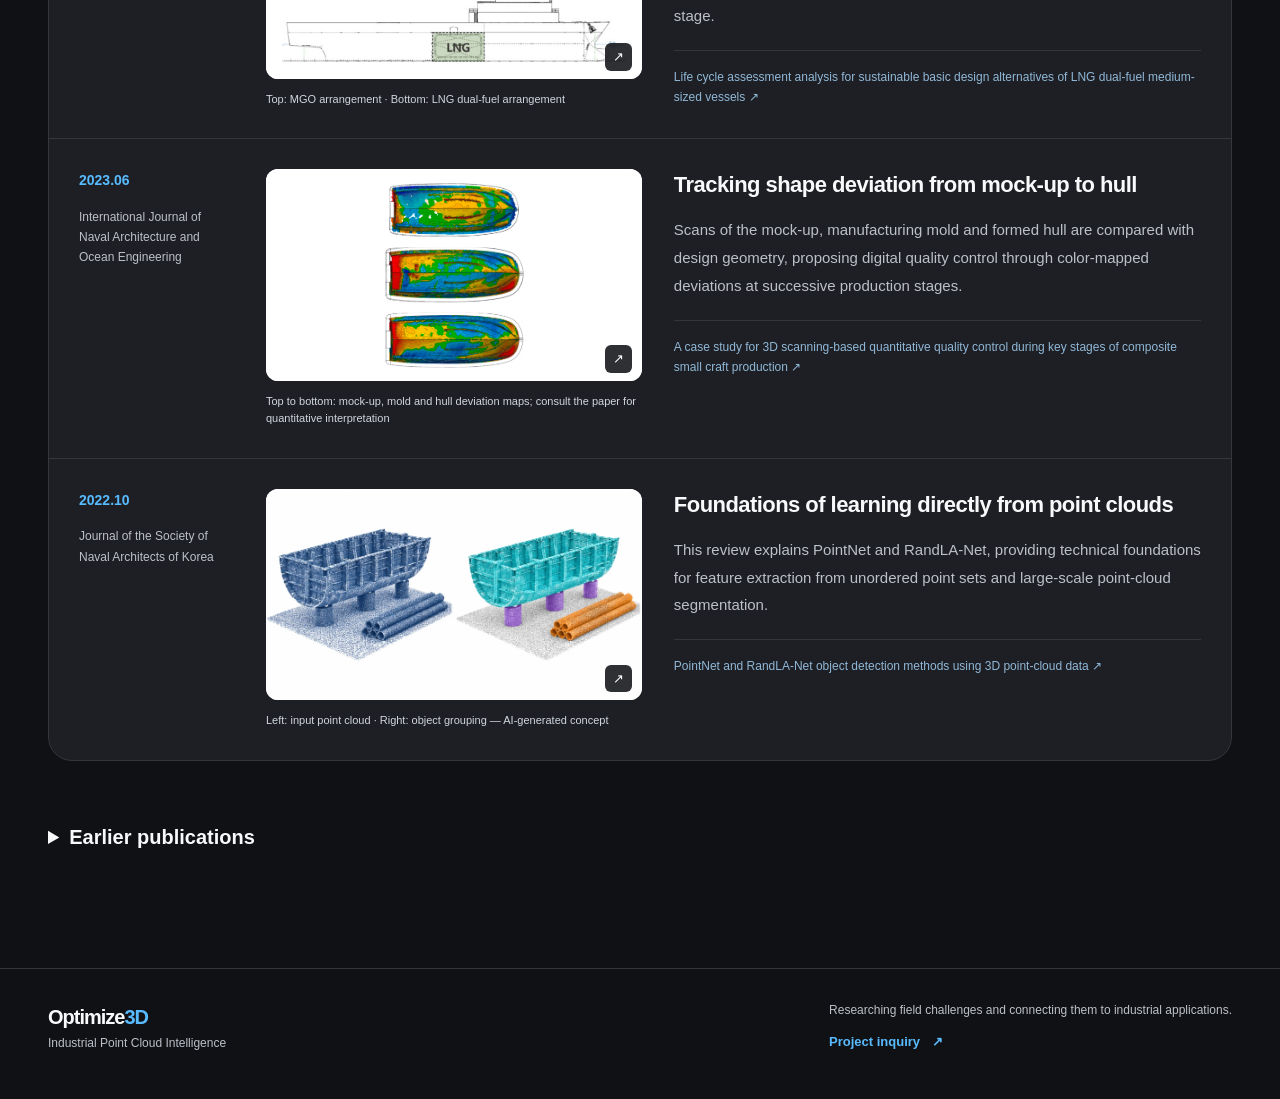
<file: homepage/en/research.html>
<!doctype html>
<html lang="en">
<head>
  <meta charset="utf-8">
  <meta name="viewport" content="width=device-width, initial-scale=1">
  <title>Optimize3D — Page moved</title>
  <link rel="canonical" href="https://optimize3d.github.io/en/research.html">
  <script>
    // Keep campaign parameters and section links when moving existing bookmarks.
    window.location.replace("/en/research.html" + window.location.search + window.location.hash);
  </script>
  <meta http-equiv="refresh" content="0; url=/en/research.html">
</head>
<body>
  <p>This page has moved. Continue to Optimize3D.</p>
  <p><a href="/en/research.html">Optimize3D</a></p>
</body>
</html>
</file>
<file: assets/css/home.css>
:root{color-scheme:dark;--bg:#101114;--card:#1d1f24;--text:#f8f9fb;--muted:#bcc0c8;--blue:#59bbff;--line:#34363c;--radius:24px}
*{box-sizing:border-box}html{scroll-behavior:smooth;scroll-padding-top:92px}body{margin:0;background:var(--bg);color:var(--text);font-family:Arial,"Apple SD Gothic Neo","Noto Sans KR",sans-serif;line-height:1.65;word-break:keep-all}a{color:inherit;text-decoration:none}button,summary{font:inherit}button,a,summary{-webkit-tap-highlight-color:transparent}a:focus-visible,button:focus-visible,summary:focus-visible{outline:3px solid var(--blue);outline-offset:5px}img{display:block;width:100%;height:100%;object-fit:cover}p,h1,h2,h3{margin:0}p{color:var(--muted)}.wrap{max-width:1280px;width:calc(100% - 96px);margin:auto}.skip{position:fixed;top:-80px;left:20px;background:var(--blue);color:#07131c;padding:10px;z-index:10}.skip:focus{top:10px}
header{position:sticky;top:0;background:rgba(16,17,20,.94);backdrop-filter:blur(16px);z-index:5;border-bottom:1px solid #ffffff0d}.nav{min-height:80px;display:flex;align-items:center;gap:44px}.brand{font-size:25px;font-weight:800;letter-spacing:-1px;white-space:nowrap}.brand span{color:var(--blue)}.links{display:flex;align-items:center;gap:30px;font-size:14px;flex:1}.links a:hover{color:var(--blue)}.nav-cta{margin-left:auto}.menu{display:none}.btn{display:inline-flex;justify-content:center;align-items:center;min-height:48px;padding:11px 22px;border-radius:9px;font-size:15px;font-weight:700;line-height:1.45;background:var(--blue);color:#081723;transition:background .2s,transform .2s}.btn:hover{background:#8ed1ff;transform:translateY(-2px)}.btn.secondary{background:#ffffff15;color:white;border:1px solid #ffffff1c}.btn.secondary:hover{background:#ffffff24}.text-link{font-size:15px;font-weight:700;display:inline-flex;gap:12px;align-items:center}.text-link:hover{color:var(--blue)}
.hero{position:relative;margin-top:42px;min-height:600px;display:flex;align-items:center}.hero-media{position:absolute;inset:0 0 0 12%;border-radius:30px;overflow:hidden}.hero-media:after{content:"";position:absolute;inset:0;background:linear-gradient(90deg,#101114 0%,#101114a8 38%,#10111418 75%),linear-gradient(0deg,#10111470,transparent 50%)}.hero-media img{object-position:62% center}.hero-copy{position:relative;max-width:710px;padding:64px 0}.eyebrow{font-size:13px;letter-spacing:.09em;color:var(--blue);font-weight:700;margin-bottom:22px}.hero h1{font-size:clamp(38px,4.25vw,62px);line-height:1.22;letter-spacing:-.05em;font-weight:800}.hero-lead{max-width:530px;font-size:18px;margin-top:25px;color:#dde1e6;line-height:1.8}.actions{display:flex;gap:14px;flex-wrap:wrap;margin-top:34px}.media-note{position:absolute;bottom:16px;right:22px;color:#ced5df;font-size:11px;background:#10111488;border-radius:5px;padding:3px 8px}
section.content{padding-top:112px}.section-head{display:flex;justify-content:space-between;align-items:flex-end;gap:30px;margin-bottom:35px}.section-head h2,.feature h2,.contact h2{font-size:clamp(28px,3vw,42px);line-height:1.3;letter-spacing:-.035em}.section-head p{font-size:17px;max-width:570px;margin-top:15px}.feature{display:grid;grid-template-columns:1.04fr 1fr;gap:60px;align-items:center;background:var(--card);border-radius:var(--radius);padding:38px}.feature-media{position:relative;height:375px;border-radius:18px;overflow:hidden;background:radial-gradient(ellipse at center,#203343,#111419)}.feature-media img{object-fit:contain;padding:0}.feature-media:after,.card-media.concept-diagram:after{content:"기술 개념도";position:absolute;right:12px;bottom:10px;font-size:10px;color:#e1e5eb;background:#10111499;padding:3px 7px;border-radius:4px}.card-media.paper-concept img{object-fit:contain}.card-media.paper-concept:after{content:"논문 기반 개념 이미지";position:absolute;right:12px;bottom:10px;font-size:10px;color:#e1e5eb;background:#10111499;padding:3px 7px;border-radius:4px}.feature p{font-size:17px;margin-top:20px}.pill{display:inline-block;padding:5px 10px;border:1px solid #62c1ff50;color:#b9e3ff;background:#59bbff0b;font-size:12px;border-radius:6px;margin-bottom:18px}.feature h3{font-size:25px;line-height:1.4;letter-spacing:-.02em}.feature .text-link{margin-top:26px}.flow{display:flex;flex-wrap:wrap;align-items:center;gap:10px;color:#e2e6ec;font-size:13px;margin-top:24px}.flow span{background:#ffffff08;border:1px solid #ffffff14;padding:7px 9px;border-radius:6px}.flow i{font-style:normal;color:var(--blue)}
.grid{display:grid;grid-template-columns:repeat(3,minmax(0,1fr));gap:24px;margin-top:24px}.card{border-radius:var(--radius);background:var(--card);overflow:hidden;min-width:0}.card-media{position:relative;height:210px;background:#171b20;overflow:hidden}.card-media img{object-position:center}.card-media.concept:after{content:"콘셉트 이미지";position:absolute;right:12px;bottom:10px;font-size:10px;color:#e1e5eb;background:#10111499;padding:3px 7px;border-radius:4px}.card-media.contain{padding:20px}.card-media.contain img{object-fit:contain}.card-copy{padding:26px}.card .tag{font-size:12px;font-weight:700;color:var(--blue);display:block;margin-bottom:10px}.card h3{font-size:22px;line-height:1.45;letter-spacing:-.025em}.card p{font-size:15px;margin-top:13px}.card details{margin-top:19px;border-top:1px solid var(--line);padding-top:17px}.card summary{font-size:14px;cursor:pointer;list-style:none;font-weight:700;display:flex;justify-content:space-between;align-items:center;gap:10px}.card summary::-webkit-details-marker{display:none}.card summary:after{content:"＋";color:var(--blue);font-size:21px;line-height:1}.card details[open] summary:after{content:"−"}.detail-body{padding-top:6px}.detail-body p{font-size:14px}.detail-body a{display:inline-block;margin-top:14px;color:#b9e3ff;font-size:13px;text-decoration:underline;text-underline-offset:4px}.detail-body strong{color:#edf1f6;font-weight:600}
.suite{display:grid;grid-template-columns:repeat(3,minmax(0,1fr));gap:24px}.product{padding:32px;background:var(--card);border:1px solid #ffffff08;border-radius:var(--radius)}.product .symbol{font-size:30px;color:var(--blue);margin-bottom:35px}.product h3{font-size:25px;letter-spacing:-.025em}.product p{font-size:16px;margin-top:14px}.product .text-link{margin-top:26px;color:#e3e6eb}
.industries{display:flex;gap:12px;flex-wrap:wrap;margin-top:26px}.industries span{border:1px solid #ffffff25;border-radius:7px;padding:7px 13px;color:#e0e4eb;font-size:14px}.research{display:grid;grid-template-columns:1fr 1fr;gap:60px;padding:48px;background:linear-gradient(130deg,#222932,#191b20);border-radius:var(--radius);align-items:center}.research h2{font-size:34px;letter-spacing:-.035em;line-height:1.4}.research p{font-size:16px;margin-top:18px}.research .text-link{margin-top:25px}.research blockquote{margin:0;border-left:2px solid var(--blue);padding-left:26px;color:#e9edf3;font-size:23px;line-height:1.7;font-weight:500}.contact{padding:90px 0;margin-top:100px;border-top:1px solid var(--line);display:flex;justify-content:space-between;align-items:center;gap:50px}.contact p{font-size:17px;margin-top:18px;max-width:570px}.contact .actions{flex-shrink:0;margin:0}footer{border-top:1px solid var(--line);padding:32px 0 45px}.footer-inner{display:flex;justify-content:space-between;gap:25px;align-items:center}footer p{font-size:12px}footer .brand{font-size:20px}.footer-links{display:flex;gap:25px;font-size:13px}
@media(max-width:1050px){.wrap{width:calc(100% - 56px)}.nav{gap:25px}.links{gap:20px}.hero{min-height:550px}.hero-copy{max-width:630px}.feature{gap:32px;padding:28px}.grid{gap:18px}.card-copy{padding:22px}.suite{gap:18px}.product{padding:25px}.research{gap:35px;padding:36px}.contact{gap:25px}.contact .actions{flex-direction:column}.hero h1{font-size:49px}}
@media(max-width:760px){html{scroll-padding-top:82px}.wrap{width:calc(100% - 40px)}.nav{min-height:70px;justify-content:space-between;gap:14px}.brand{font-size:23px}.menu{display:block;background:#ffffff0d;border:1px solid #ffffff20;color:white;padding:7px 13px;border-radius:7px;font-size:14px}.links{display:none;position:absolute;top:69px;left:0;right:0;background:#181a1f;padding:20px;gap:0;align-items:stretch;border-bottom:1px solid var(--line)}.links.open{display:flex;flex-direction:column}.links a{padding:13px 10px}.nav-cta{margin:10px 0 0}.links .nav-cta{padding:13px 10px}.hero{min-height:650px;margin-top:22px;align-items:flex-end}.hero-media{inset:0;border-radius:20px}.hero-media img{object-position:67% top}.hero-media:after{background:linear-gradient(0deg,#101114 0%,#101114e0 27%,#10111428 85%)}.hero-copy{padding:265px 18px 40px}.hero h1{font-size:36px;line-height:1.3}.eyebrow{margin-bottom:17px;font-size:11px}.hero-lead{font-size:16px;margin-top:20px;line-height:1.8}.actions{gap:10px;margin-top:25px}.btn{padding:11px 15px;font-size:14px}.media-note{top:14px;bottom:auto;right:14px;font-size:10px}section.content{padding-top:72px}.section-head{display:block;margin-bottom:26px}.section-head h2,.contact h2{font-size:29px}.section-head p{font-size:16px;margin-top:15px}.section-head .text-link{margin-top:20px}.feature{grid-template-columns:1fr;gap:25px;padding:20px;border-radius:20px}.feature-media{height:245px}.feature h3{font-size:24px}.feature p{font-size:16px}.pill{margin-bottom:15px}.flow{gap:7px;font-size:11px}.flow span{padding:6px 7px}.grid{grid-template-columns:1fr;gap:20px;margin-top:20px}.card-media{height:215px}.card-copy{padding:24px}.card h3{font-size:22px}.suite{grid-template-columns:1fr;gap:18px}.product{padding:28px}.product .symbol{margin-bottom:18px}.research{grid-template-columns:1fr;padding:28px;gap:30px}.research h2{font-size:28px}.research blockquote{font-size:20px}.contact{margin-top:70px;padding:60px 0;flex-direction:column;align-items:flex-start;gap:30px}.contact .actions{flex-direction:row}.contact p{font-size:16px}.footer-inner{align-items:flex-start;flex-direction:column;gap:16px}.footer-links{gap:20px}}
@media(prefers-reduced-motion:reduce){html{scroll-behavior:auto}.btn{transition:none}}

html[lang=en] .feature-media:after{content:"Technology concept"}html[lang=en] .card-media.concept:after{content:"Concept image"}html[lang=en] .card-media.paper-concept:after{content:"Paper-based concept image"}
.contact{flex-wrap:wrap}.inquiry{width:100%;border:1px solid var(--line);border-radius:18px;padding:24px;background:var(--card)}.inquiry>summary{cursor:pointer;font-weight:700;color:var(--blue)}.contact-form{display:grid;grid-template-columns:1fr 1fr;gap:22px;margin-top:28px}.contact-field{display:flex;flex-direction:column;gap:8px}.contact-field-wide{grid-column:1/-1}.contact-form label,.contact-form legend{font-size:14px}.contact-form input:not([type=checkbox]),.contact-form select,.contact-form textarea{width:100%;font:inherit;font-size:15px;background:#111419;color:var(--text);border:1px solid #51545d;border-radius:8px;padding:12px}.contact-form :is(input,select,textarea):focus-visible{outline:2px solid var(--blue);outline-offset:3px}.contact-form fieldset{margin:0;padding:18px;border:1px solid var(--line);border-radius:8px;min-width:0}.contact-chips{display:flex;flex-wrap:wrap;gap:16px}.contact-chips label{display:flex;align-items:center;gap:6px}.contact-chips input{accent-color:var(--blue);width:17px;height:17px}.contact-nda p,.contact-form-note{font-size:13px!important;margin-top:8px!important}.contact-submit{border:0;cursor:pointer}.email-fallback{font-size:14px;margin-top:24px!important}.email-fallback a{color:var(--blue);text-decoration:underline;overflow-wrap:anywhere}.anchor-alias{scroll-margin-top:92px}@media(max-width:760px){.contact-form{grid-template-columns:1fr}.inquiry{padding:20px}.hero h1{overflow-wrap:normal}html[lang=en] .hero h1{font-size:32px}.contact-form textarea{min-height:160px}}

/* Service scope remains readable without JavaScript. */
.service-grid .eyebrow{font-size:11px;margin-top:0;margin-bottom:18px}.service-grid h3{font-size:23px}

/* Source-backed paper figures use native SVG panel layouts, without generated data. */
.card-media.paper-result{background:#fff;padding:12px}.card-media.paper-result img{object-fit:contain}
.research-papers-head{margin:42px 0 24px;display:flex;gap:28px;align-items:baseline;justify-content:space-between}.research-papers-head h3{font-size:24px;letter-spacing:-.02em}.research-papers-head p{font-size:15px;max-width:600px}.research-papers-grid{display:grid;grid-template-columns:repeat(3,minmax(0,1fr));gap:24px}.research-paper-card{min-width:0;background:var(--card);border:1px solid var(--line);border-radius:var(--radius);overflow:hidden}.research-paper-image{display:block;aspect-ratio:16/9;background:#fff;overflow:hidden}.research-paper-image img{object-fit:contain;transition:transform .25s}.research-paper-image:hover img{transform:scale(1.035)}.research-paper-copy{padding:26px}.research-paper-copy .eyebrow{font-size:11px;margin-bottom:14px}.research-paper-copy h3{font-size:23px;line-height:1.45;letter-spacing:-.025em}.research-paper-copy h3 a:hover{color:var(--blue)}.research-paper-copy>p:not(.eyebrow){font-size:15px;margin-top:16px}.research-paper-copy .text-link{margin-top:24px;font-size:14px}
@media(max-width:1050px) and (min-width:761px){.research-paper-copy{padding:22px}.research-paper-copy h3{font-size:20px}.research-papers-grid{gap:18px}}
@media(max-width:760px){.research-papers-head{display:block;margin-top:34px}.research-papers-head p{margin-top:10px}.research-papers-grid{grid-template-columns:1fr;gap:20px}.research-paper-copy{padding:24px}.research-paper-copy h3{font-size:23px}}
@media(prefers-reduced-motion:reduce){.research-paper-image img{transition:none}.research-paper-image:hover img{transform:none}}
.research-paper-card{display:flex;flex-direction:column}.research-paper-copy{display:flex;flex-direction:column;flex:1}.research-paper-copy .text-link{margin-top:auto;padding-top:24px}.research-paper-copy>p:not(.eyebrow){margin-bottom:0}

/* Optree overview: conceptual imagery with source-based technology explanations. */
.optree-section .section-head p{max-width:760px}.optree-grid{display:grid;grid-template-columns:repeat(2,minmax(0,1fr));gap:24px}.optree-card{min-width:0;background:var(--card);border:1px solid #ffffff0d;border-radius:var(--radius);overflow:hidden}.optree-card figure{margin:0;background:#071323}.optree-card figure img{height:auto;aspect-ratio:1672/941;object-fit:contain}.optree-card figcaption{padding:14px 26px;font-size:12px;color:#a8c7dd;border-bottom:1px solid #ffffff0d}.optree-copy{padding:28px}.optree-copy .eyebrow{font-size:11px;margin-bottom:14px}.optree-copy h3{font-size:25px;line-height:1.45;letter-spacing:-.025em}.optree-copy>p:not(.eyebrow){margin-top:16px;font-size:16px}.optree-copy ul{padding-left:19px;margin:20px 0 0;color:#c7ccd4;font-size:14px}.optree-copy li+li{margin-top:7px}.optree-copy li::marker{color:var(--blue)}.optree-image-note{font-size:11px;margin-top:14px}.optree-details{margin-top:30px;border-block:1px solid var(--line)}.optree-details>summary{display:flex;align-items:center;justify-content:space-between;gap:20px;padding:23px 0;font-size:16px;font-weight:700;cursor:pointer;list-style:none}.optree-details>summary::-webkit-details-marker{display:none}.optree-details>summary span{color:var(--blue);font-size:23px;transition:transform .2s}.optree-details[open]>summary span{transform:rotate(45deg)}.optree-detail-grid{display:grid;grid-template-columns:repeat(2,minmax(0,1fr));gap:30px 48px;padding:12px 0 32px}.optree-detail-grid h3{font-size:18px;line-height:1.5}.optree-detail-grid p{font-size:14px;margin-top:10px}
@media(max-width:760px){.optree-grid{grid-template-columns:1fr;gap:20px}.optree-copy{padding:24px}.optree-copy h3{font-size:23px}.optree-card figcaption{padding:12px 24px;font-size:11px}.optree-detail-grid{grid-template-columns:1fr;gap:26px}.optree-details>summary{font-size:15px}}

.optree-section .section-head p strong{display:block;color:#e5eaf1;font-weight:500;margin-bottom:10px}
</file>
<file: assets/css/research.css>
/* The homepage owns the palette, typeface, navigation, buttons and container. */
.research-page .links{gap:22px;font-size:13px}
.research-page .links [aria-current=page]{color:var(--blue)}
.research-hero{padding:100px 0 64px;position:relative;border-bottom:1px solid var(--line)}
.research-hero:before{content:"";position:absolute;inset:0;pointer-events:none;background:radial-gradient(ellipse at 95% 0%,#59bbff0e,transparent 65%)}
.research-hero>div{position:relative;max-width:920px}
.research-hero h1{font-size:clamp(38px,4.25vw,62px);line-height:1.22;letter-spacing:-.05em}
.research-hero p:not(.eyebrow){font-size:18px;max-width:800px;margin-top:25px;line-height:1.8;color:#dde1e6}
.research-page .actions .btn{gap:8px}
.research-summary{display:grid;grid-template-columns:repeat(3,minmax(0,1fr));gap:24px;padding:32px 0 0}
.research-summary article{padding:24px 28px;background:var(--card);border-radius:var(--radius);display:flex;align-items:baseline;gap:18px}
.research-summary strong{font-size:32px;line-height:1.2;color:var(--blue);letter-spacing:-.03em}
.research-summary span{font-size:14px;color:var(--muted)}
.research-page .section{padding-top:96px}
.research-page .eyebrow{text-transform:uppercase}
.professor-card{display:grid;grid-template-columns:1fr 1fr;gap:50px;padding:40px;background:var(--card);border-radius:var(--radius)}
.professor-card h2{font-size:30px;line-height:1.4;letter-spacing:-.035em}
.professor-card p:not(.eyebrow){margin-top:18px;font-size:16px}
.professor-list{margin:0;padding:0;list-style:none;display:grid;gap:20px;align-content:center}
.professor-list li{padding-left:20px;border-left:2px solid var(--blue);font-size:16px;color:#e1e5eb}
.research-track-grid{display:grid;grid-template-columns:repeat(4,minmax(0,1fr));gap:24px}
.research-track-grid article{background:var(--card);border-radius:var(--radius);padding:28px;min-width:0}
.research-track-grid span{font-size:12px;color:var(--blue);font-weight:700}
.research-track-grid h3{font-size:21px;line-height:1.45;margin-top:26px;letter-spacing:-.025em}
.research-track-grid p{font-size:15px;margin-top:16px}
.case-list{display:grid;grid-template-columns:repeat(2,minmax(0,1fr));gap:24px}
.case-list article{padding:30px;background:var(--card);border-radius:var(--radius);min-width:0}
.case-list time{display:block;font-size:13px;font-weight:700;color:var(--blue);margin-bottom:18px}
.case-list h3{font-size:22px;line-height:1.45;letter-spacing:-.025em;max-width:700px}
.case-list p{font-size:16px;margin-top:16px}
.case-list span{display:block;font-size:12px;color:#b9e3ff;margin-top:22px;overflow-wrap:anywhere}
.case-list .case-verification{grid-column:1/-1;border:1px solid #59bbff50;background:linear-gradient(120deg,#202a35,var(--card));padding:38px}
.case-verification h3{font-size:28px;max-width:850px}
.case-verification p{max-width:950px}
.publication-section{padding-bottom:96px}
.publication-table{background:var(--card);border:1px solid var(--line);border-radius:var(--radius);overflow:hidden}
.publication-table [role=row]{display:grid;grid-template-columns:105px minmax(200px,.4fr) minmax(0,1fr);border-top:1px solid var(--line)}
.publication-table [role=row]:first-child{border:0;background:#ffffff05}
.publication-table span{padding:21px 24px;min-width:0;font-size:14px;overflow-wrap:anywhere;word-break:normal}
.publication-table [role=columnheader]{font-weight:700;color:#edf1f6}
.publication-table [role=cell]:first-child{color:var(--blue)}
.publication-table [role=cell]:nth-child(2){color:var(--muted)}
.publication-title-link{line-height:1.65;text-decoration:underline;text-decoration-color:#59bbff50;text-underline-offset:5px}
.publication-title-link:hover{color:var(--blue)}
.research-page footer .text-link{margin-top:10px;font-size:13px;color:var(--blue)}
@media(max-width:1150px){.research-page .nav{gap:22px}.research-page .links{gap:15px;font-size:12px}.research-page .nav-cta{padding:10px 13px;font-size:13px}.research-track-grid{grid-template-columns:repeat(2,minmax(0,1fr))}.professor-card{gap:30px}.research-summary article{padding:22px;gap:12px}}
@media(max-width:760px){.research-page .links{gap:0;font-size:14px}.research-hero{padding:64px 0 40px}.research-hero h1{font-size:36px;line-height:1.3}.research-hero p:not(.eyebrow){font-size:16px;margin-top:20px}.research-summary{gap:10px;padding-top:20px}.research-summary article{padding:18px 12px;border-radius:16px;display:block}.research-summary strong{font-size:26px}.research-summary span{display:block;margin-top:9px;font-size:12px}.research-page .section{padding-top:64px}.professor-card{grid-template-columns:1fr;padding:26px;gap:30px}.professor-card h2{font-size:26px}.professor-list li{font-size:15px}.research-track-grid{grid-template-columns:1fr;gap:18px}.research-track-grid article{padding:26px}.research-track-grid h3{margin-top:16px}.case-list{grid-template-columns:1fr;gap:18px}.case-list article,.case-list .case-verification{padding:26px}.case-verification h3{font-size:24px}.case-list p{font-size:15px}.publication-section{padding-bottom:64px}.publication-table{border:0;background:transparent;border-radius:0;overflow:visible;display:grid;gap:16px}.publication-table [role=row]{display:block;border:1px solid var(--line);background:var(--card);border-radius:18px;padding:18px 20px}.publication-table [role=row]:first-child{position:absolute;width:1px;height:1px;overflow:hidden;clip-path:inset(50%);padding:0}.publication-table [role=cell]{display:block;padding:6px 0;font-size:14px}.publication-table [role=cell]:first-child{font-size:13px}.publication-table [role=cell]:nth-child(2){font-size:12px}.publication-table [role=cell]:nth-child(3){padding-top:12px}}

.publication-intro{font-size:16px;max-width:880px;margin-bottom:28px}.recent-publications{border:1px solid var(--line);border-radius:var(--radius);overflow:hidden;background:var(--card)}.paper-row,.paper-table-head{display:grid;grid-template-columns:155px minmax(240px,.82fr) minmax(0,1.15fr);gap:32px;padding:30px}.paper-table-head{padding:17px 30px;background:#ffffff05;font-size:13px;color:#bfc9d7}.paper-row{border-top:1px solid var(--line);scroll-margin-top:108px;align-items:start}.paper-row>div{min-width:0}.paper-meta time{display:block;color:var(--blue);font-weight:700;font-size:14px}.paper-meta p{font-size:12px;line-height:1.7;margin-top:14px;overflow-wrap:anywhere}.paper-figure-link{display:block;position:relative;border-radius:12px;overflow:hidden;background:white;aspect-ratio:16/9}.paper-figure-link img{object-fit:contain}.paper-figure-link>span{position:absolute;right:10px;bottom:8px;background:#101114dd;color:white;border-radius:6px;font-size:13px;padding:3px 8px}.paper-figure-link:hover>span{background:#176fba}.paper-caption{font-size:11px;line-height:1.6;margin-top:12px;color:#d1d6de}.paper-copy h3{font-size:22px;line-height:1.45;letter-spacing:-.025em}.paper-summary{font-size:15px;line-height:1.85;margin-top:15px}.paper-title{display:block;font-size:12px;line-height:1.7;color:#91b8d7;margin-top:20px;padding-top:16px;border-top:1px solid var(--line);overflow-wrap:anywhere;word-break:normal}.paper-title:hover{color:var(--blue)}.publication-archive{margin-top:42px}.publication-archive>summary{cursor:pointer;font-size:20px;font-weight:700;color:var(--text);padding:18px 0}.publication-archive[open] .publication-table{margin-top:16px}
@media(max-width:1150px){.paper-row,.paper-table-head{grid-template-columns:115px minmax(220px,.8fr) minmax(0,1.05fr);gap:24px;padding:24px}.paper-table-head{padding-top:15px;padding-bottom:15px}.paper-copy h3{font-size:20px}.paper-summary{font-size:14px}}
@media(max-width:760px){.publication-intro{font-size:15px}.recent-publications{background:transparent;border:0;border-radius:0;overflow:visible;display:grid;gap:22px}.paper-table-head{position:absolute;width:1px;height:1px;overflow:hidden;clip-path:inset(50%);padding:0}.paper-row{grid-template-columns:1fr;gap:22px;padding:24px;background:var(--card);border:1px solid var(--line);border-radius:20px}.paper-meta{display:flex;align-items:baseline;gap:20px}.paper-meta time{flex-shrink:0}.paper-meta p{margin-top:0;font-size:11px}.paper-copy h3{font-size:22px}.paper-summary{font-size:15px}.paper-title{font-size:12px}.paper-caption{font-size:11px}.publication-archive>summary{font-size:19px}}
</file>
